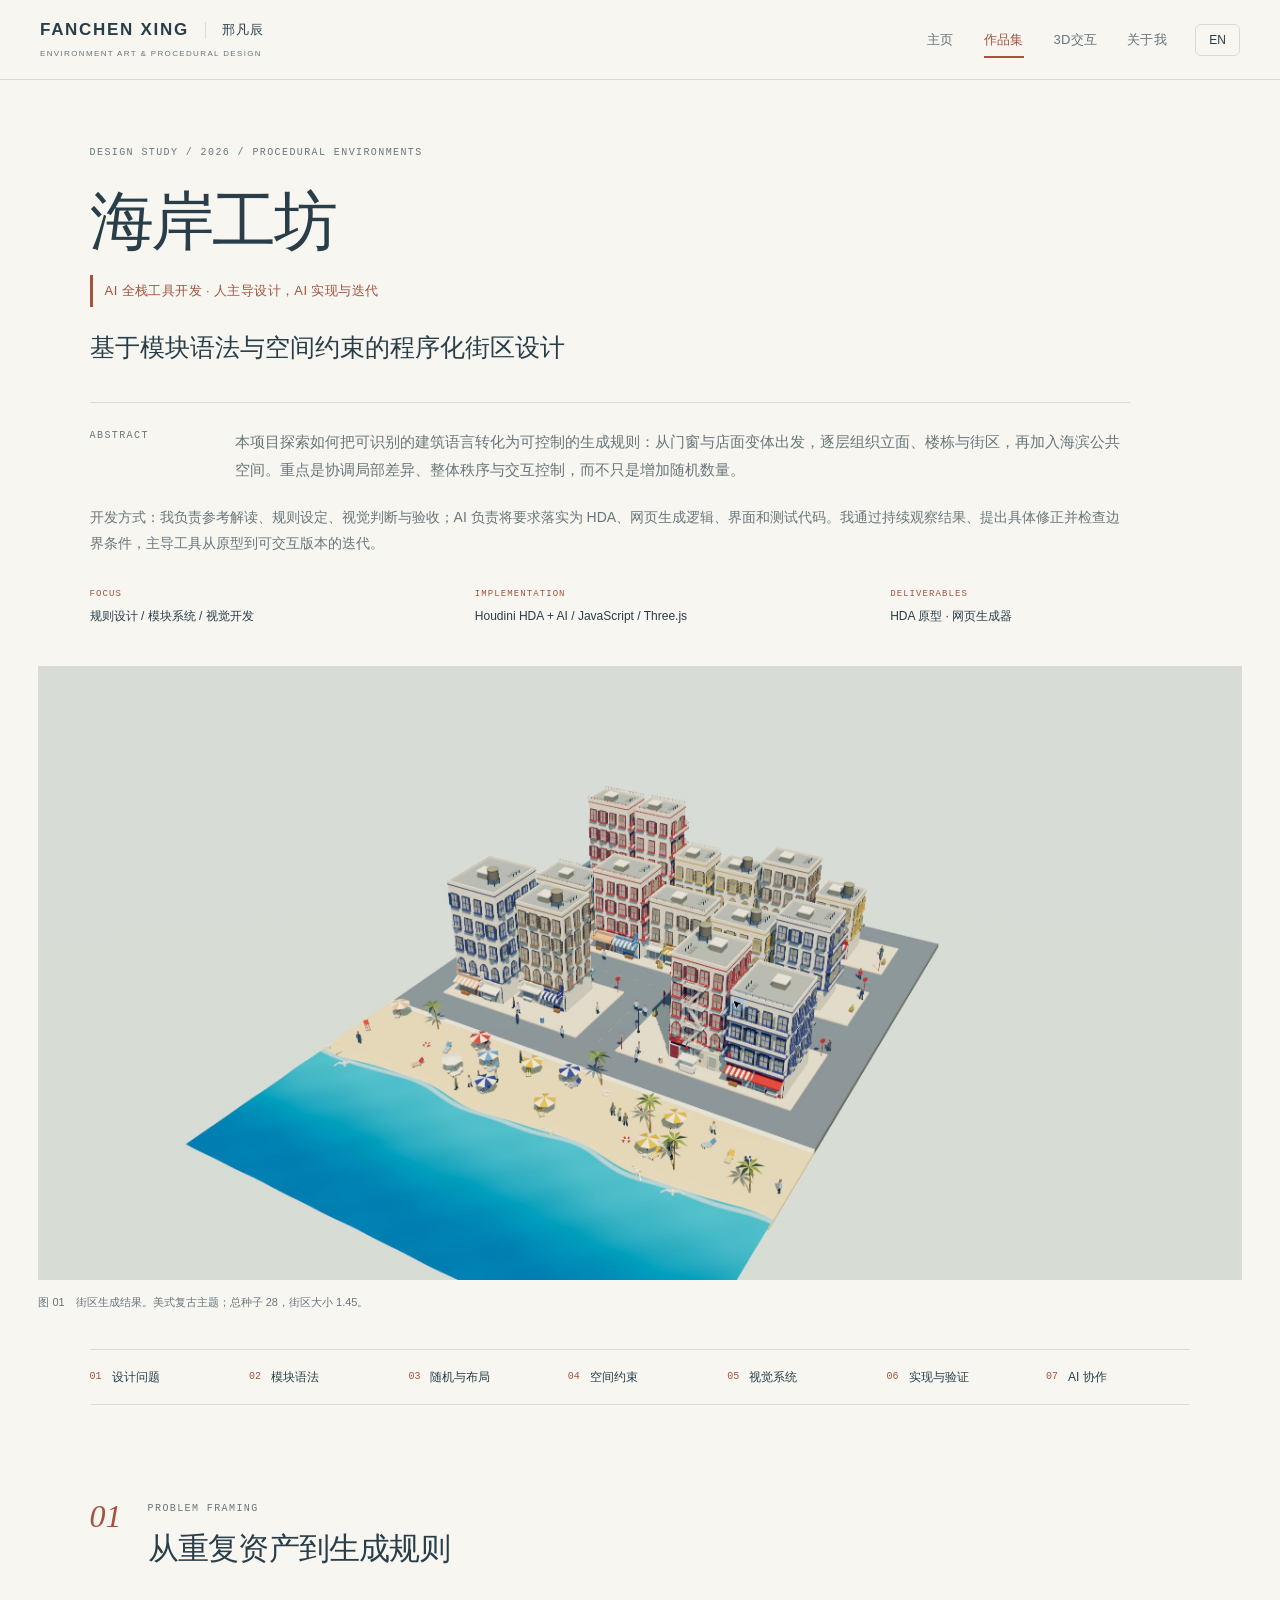
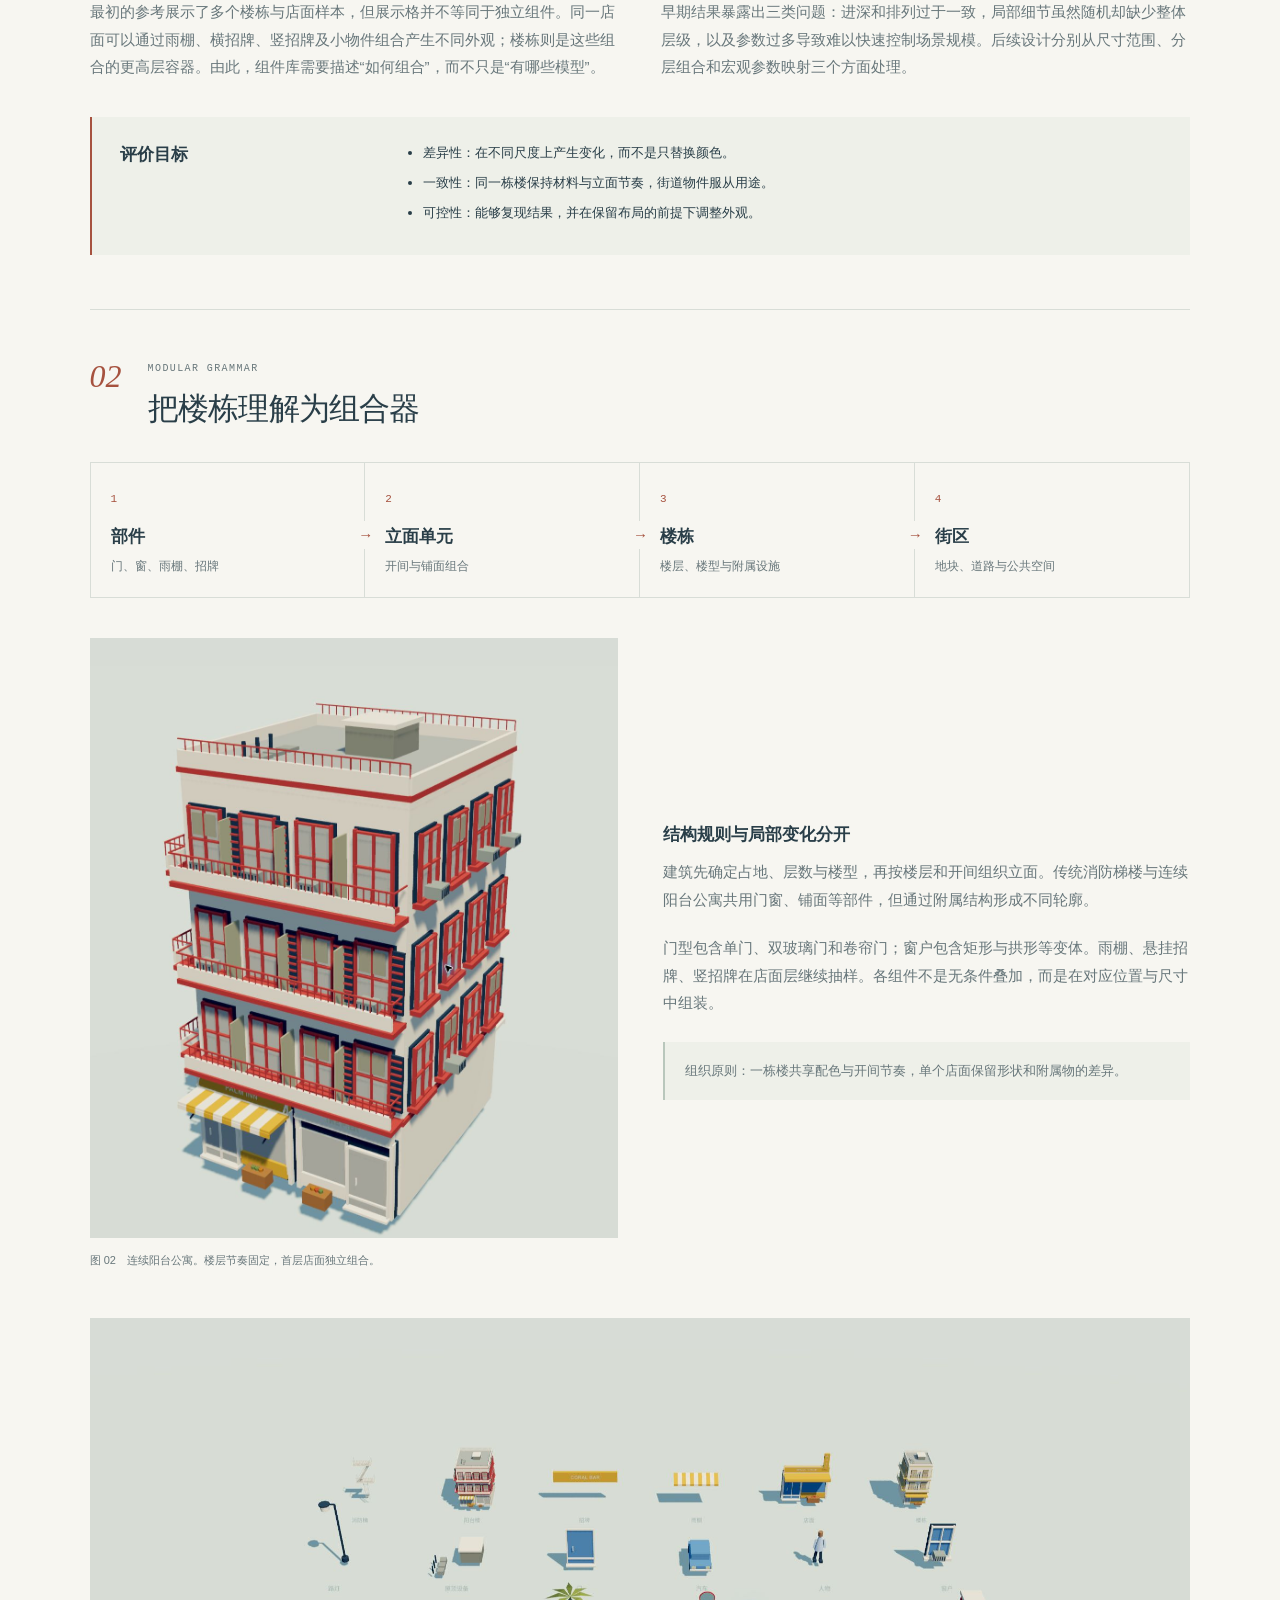
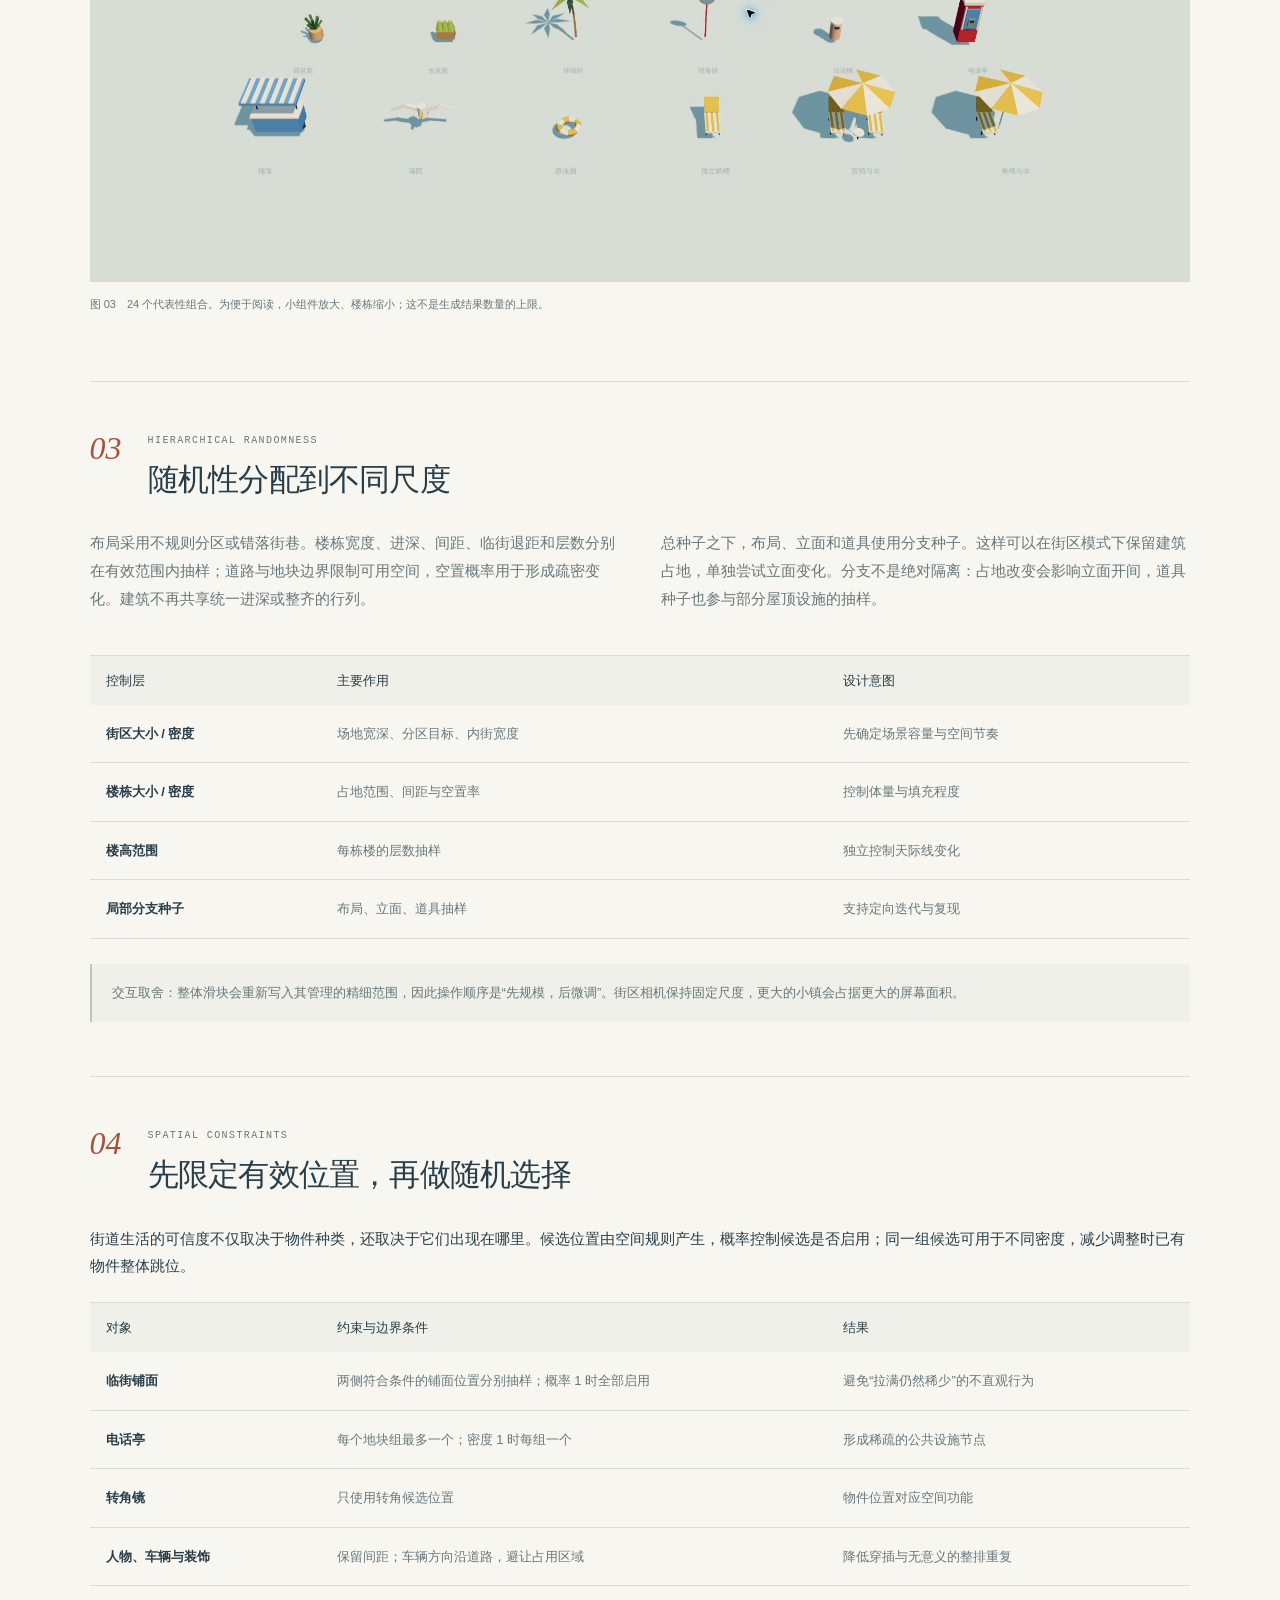
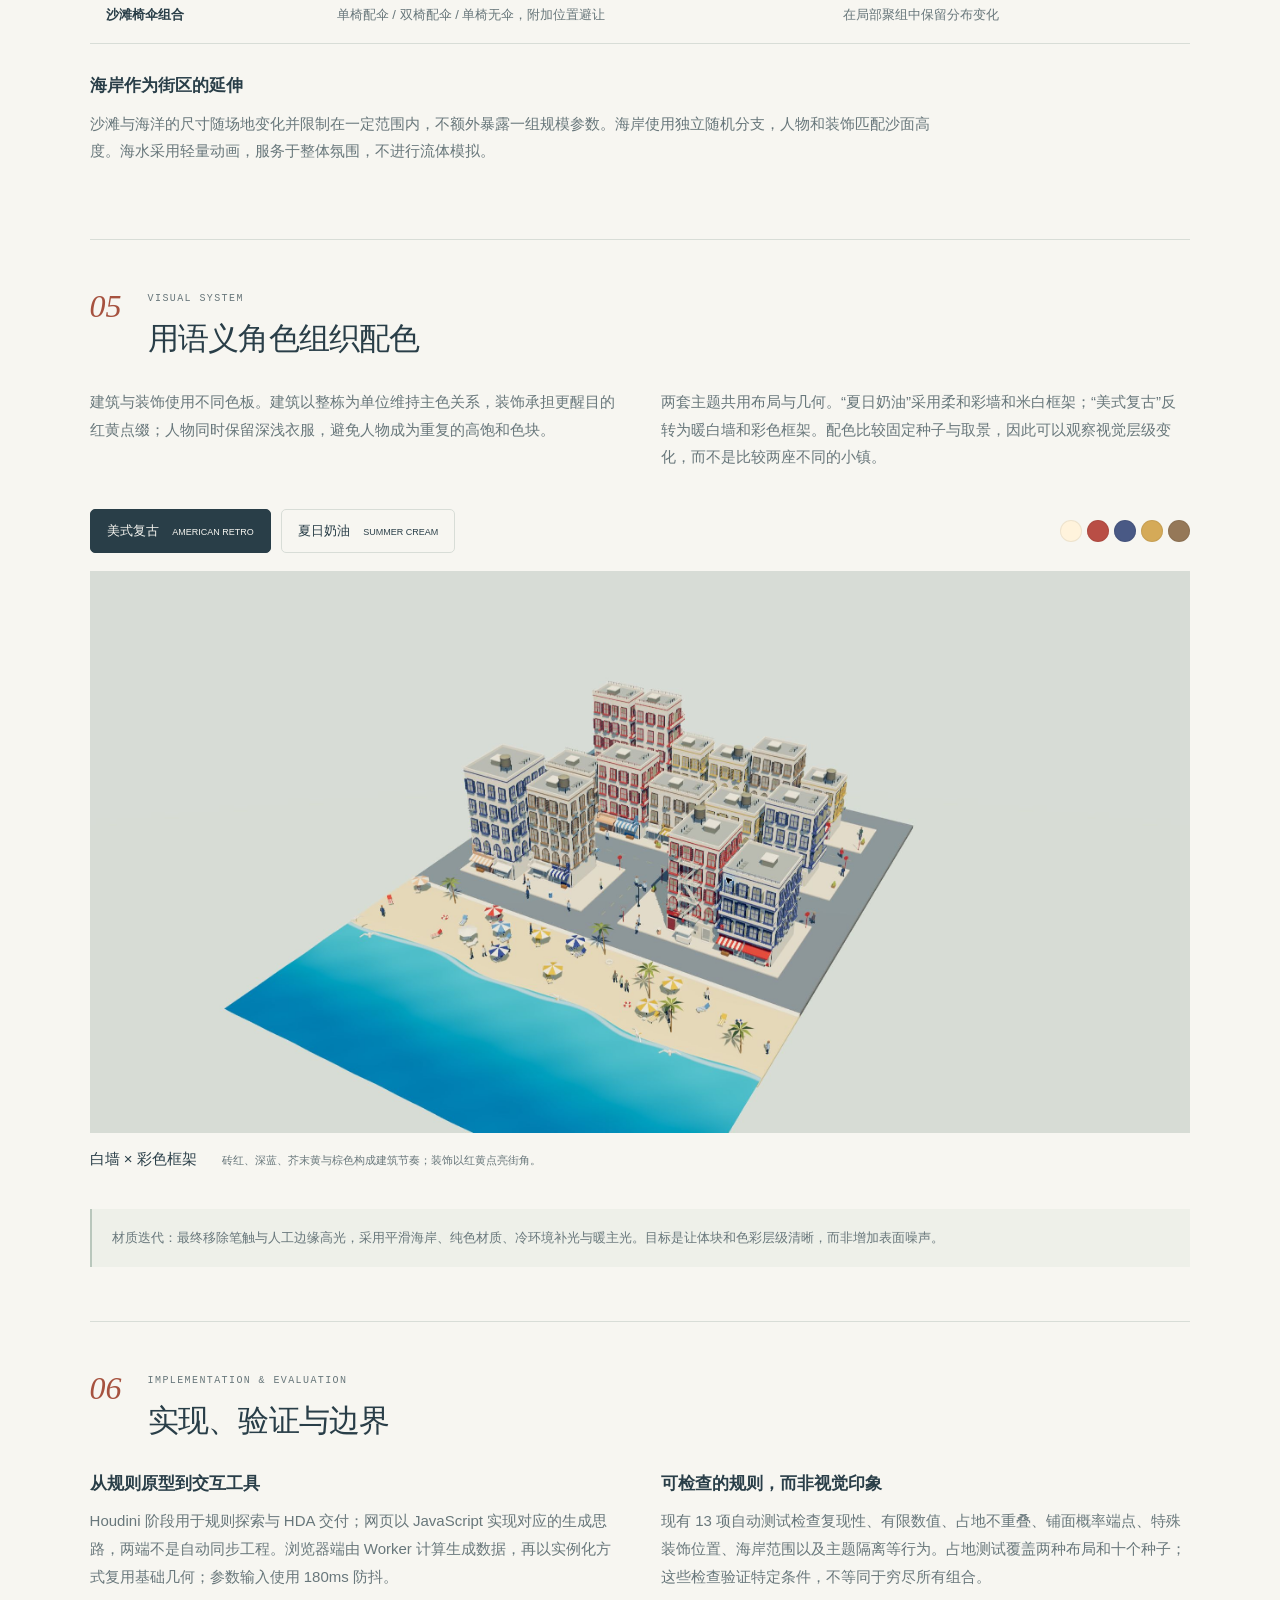
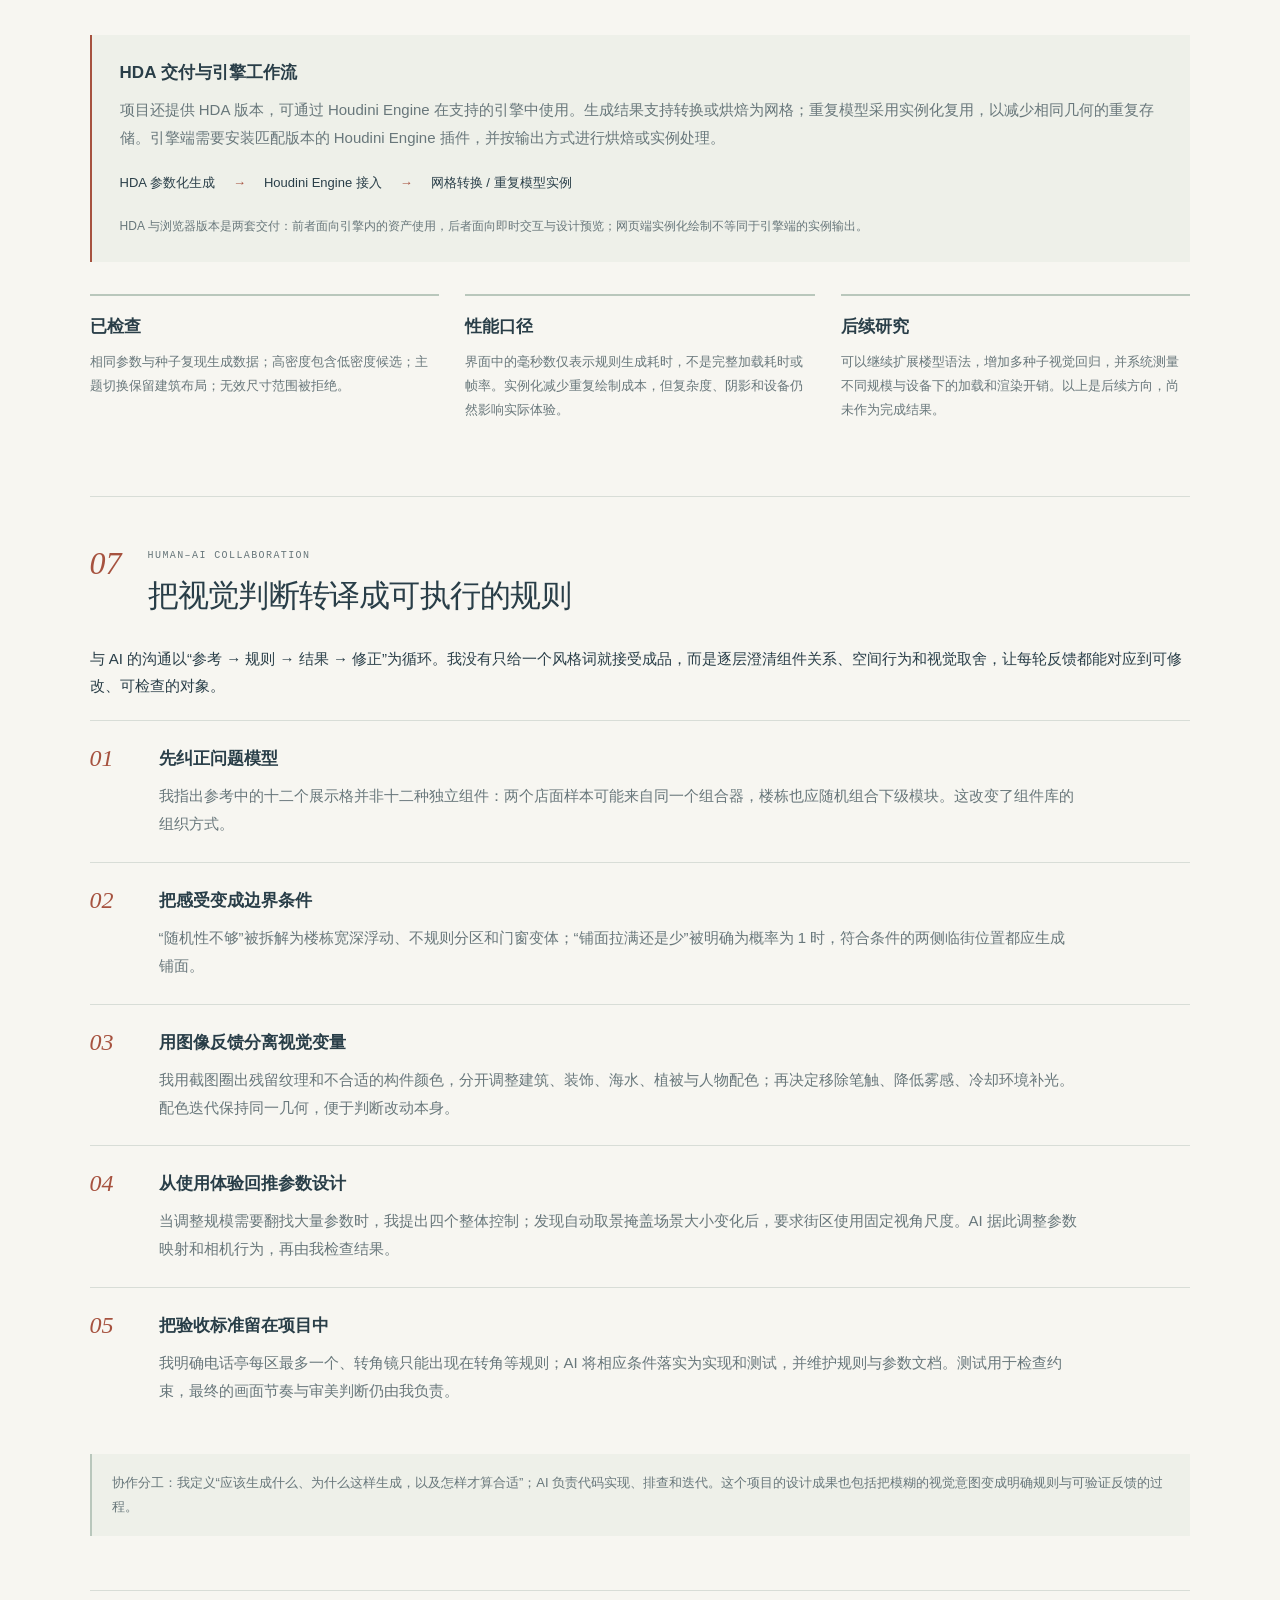
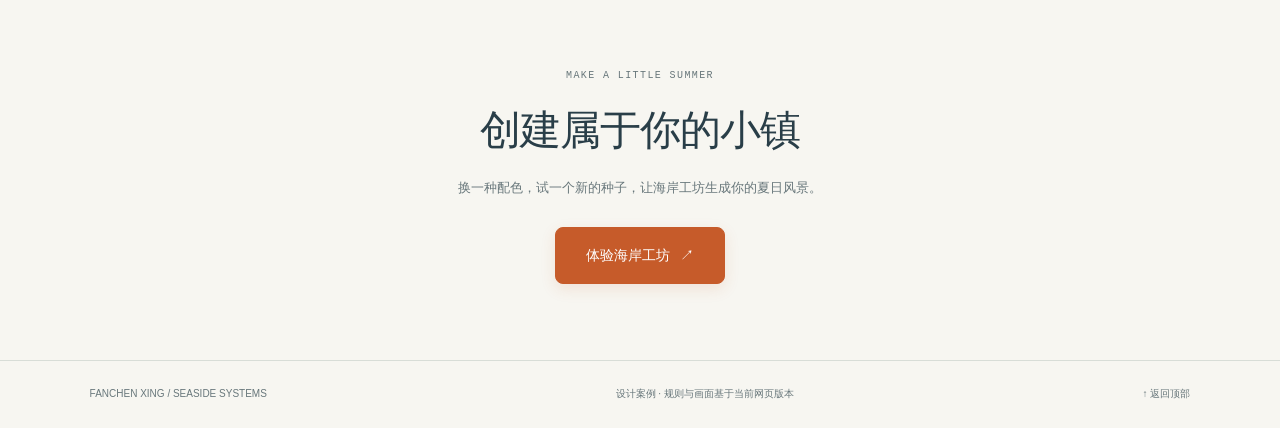
<file: seaside/index.html>
<!doctype html><html lang="zh-CN"><head><meta charset="utf-8"><meta name="viewport" content="width=device-width,initial-scale=1"><title>海岸工坊 · 程序化环境设计研究 | Fanchen Xing</title><meta name="description" content="海岸工坊设计案例：模块语法、分层随机、空间约束与浏览器交互实现。"><link rel="stylesheet" href="style.css"><link rel="stylesheet" href="../css/navigation.css"></head><body><header id="fx-header" data-tone="light"><div class="fx-header-inner"><a class="fx-brand" href="../index.html"><strong>FANCHEN XING<span>邢凡辰</span></strong><small>ENVIRONMENT ART & PROCEDURAL DESIGN</small></a><div class="fx-actions"><nav id="fx-menu" aria-label="主导航 / Main navigation"><a href="../index.html" data-zh="主页" data-en="Home">主页</a><a href="../portfolio.html" aria-current="page" data-zh="作品集" data-en="Portfolio">作品集</a><a href="../lab.html" data-zh="3D交互" data-en="3D Interaction">3D交互</a><a href="../about.html" data-zh="关于我" data-en="About">关于我</a></nav><button class="lang-toggle fx-language" type="button" aria-label="切换语言 / Switch language">EN</button><button id="fx-menu-toggle" type="button" aria-controls="fx-menu" aria-expanded="false" aria-label="展开导航 / Toggle navigation"><span></span><span></span></button></div></div></header><main><section class="intro"><div class="eyebrow">DESIGN STUDY  /  2026  /  PROCEDURAL ENVIRONMENTS</div><h1  data-zh="海岸工坊" data-en="Seaside Systems">海岸工坊</h1><p class="ai-credit" data-zh="AI 全栈工具开发 · 人主导设计，AI 实现与迭代" data-en="AI full-stack tool development · Human-led design, AI implementation and iteration">AI 全栈工具开发 · 人主导设计，AI 实现与迭代</p><p class="subtitle" data-zh="基于模块语法与空间约束的程序化街区设计" data-en="Procedural neighborhoods through modular grammar and spatial constraints">基于模块语法与空间约束的程序化街区设计</p><div class="abstract"><span class="eyebrow">ABSTRACT</span><p  data-zh="本项目探索如何把可识别的建筑语言转化为可控制的生成规则：从门窗与店面变体出发，逐层组织立面、楼栋与街区，再加入海滨公共空间。重点是协调局部差异、整体秩序与交互控制，而不只是增加随机数量。" data-en="This project examines how a recognizable architectural language can become a controllable generation system. Variants of windows and shopfronts are assembled into facades, buildings and neighborhoods, then extended with seaside public space. The focus is the relationship between local variation, overall coherence and interactive control.">本项目探索如何把可识别的建筑语言转化为可控制的生成规则：从门窗与店面变体出发，逐层组织立面、楼栋与街区，再加入海滨公共空间。重点是协调局部差异、整体秩序与交互控制，而不只是增加随机数量。</p></div><p  data-zh="开发方式：我负责参考解读、规则设定、视觉判断与验收；AI 负责将要求落实为 HDA、网页生成逻辑、界面和测试代码。我通过持续观察结果、提出具体修正并检查边界条件，主导工具从原型到可交互版本的迭代。" data-en="Development approach: I directed reference analysis, procedural rules, visual decisions and acceptance. AI translated these requirements into the HDA, web generation logic, interface and test code. I guided iteration from prototype to interactive tool by reviewing results, making specific corrections and checking boundary conditions.">开发方式：我负责参考解读、规则设定、视觉判断与验收；AI 负责将要求落实为 HDA、网页生成逻辑、界面和测试代码。我通过持续观察结果、提出具体修正并检查边界条件，主导工具从原型到可交互版本的迭代。</p><dl class="metadata"><div><dt>FOCUS</dt><dd  data-zh="规则设计 / 模块系统 / 视觉开发" data-en="Rule design / Modular systems / Visual development">规则设计 / 模块系统 / 视觉开发</dd></div><div><dt>IMPLEMENTATION</dt><dd>Houdini HDA + AI / JavaScript / Three.js</dd></div><div><dt>DELIVERABLES</dt><dd  data-zh="HDA 原型 · 网页生成器" data-en="HDA prototype · Browser generator">HDA 原型 · 网页生成器</dd></div></dl></section><figure class="wide"><img src="assets/town-retro.png" fetchpriority="high" alt="Procedural seaside neighborhood"><figcaption  data-zh="图 01　街区生成结果。美式复古主题；总种子 28，街区大小 1.45。" data-en="Fig. 01 — Generated neighborhood. American Retro theme; master seed 28, district size 1.45.">图 01　街区生成结果。美式复古主题；总种子 28，街区大小 1.45。</figcaption></figure><nav class="contents" aria-label="Case study sections"><a href="#question"><small>01</small><span  data-zh="设计问题" data-en="Question">设计问题</span></a><a href="#grammar"><small>02</small><span  data-zh="模块语法" data-en="Grammar">模块语法</span></a><a href="#random"><small>03</small><span  data-zh="随机与布局" data-en="Randomness">随机与布局</span></a><a href="#constraints"><small>04</small><span  data-zh="空间约束" data-en="Constraints">空间约束</span></a><a href="#color"><small>05</small><span  data-zh="视觉系统" data-en="Visual system">视觉系统</span></a><a href="#evaluation"><small>06</small><span  data-zh="实现与验证" data-en="Evaluation">实现与验证</span></a><a href="#ai-process"><small>07</small><span  data-zh="AI 协作" data-en="AI collaboration">AI 协作</span></a></nav><section id="question" class="study"><div class="section-title"><span class="section-no">01</span><div><span class="eyebrow">PROBLEM FRAMING</span><h2  data-zh="从重复资产到生成规则" data-en="From repeated assets to generative rules">从重复资产到生成规则</h2></div></div><div class="prose-grid"><p  data-zh="最初的参考展示了多个楼栋与店面样本，但展示格并不等同于独立组件。同一店面可以通过雨棚、横招牌、竖招牌及小物件组合产生不同外观；楼栋则是这些组合的更高层容器。由此，组件库需要描述“如何组合”，而不只是“有哪些模型”。" data-en="The reference presents several building and storefront examples, but a display cell is not necessarily an independent component. One storefront can vary through its awning, fascia, vertical sign and props. A building is a higher-level container for these assemblies. The library therefore describes how parts combine, not just which models exist.">最初的参考展示了多个楼栋与店面样本，但展示格并不等同于独立组件。同一店面可以通过雨棚、横招牌、竖招牌及小物件组合产生不同外观；楼栋则是这些组合的更高层容器。由此，组件库需要描述“如何组合”，而不只是“有哪些模型”。</p><p  data-zh="早期结果暴露出三类问题：进深和排列过于一致，局部细节虽然随机却缺少整体层级，以及参数过多导致难以快速控制场景规模。后续设计分别从尺寸范围、分层组合和宏观参数映射三个方面处理。" data-en="Early results revealed three issues: uniform depths and alignment, local variation without a clear visual hierarchy, and too many parameters for quick control of scene scale. These were addressed through dimensional ranges, hierarchical composition and mappings from global controls to detailed parameters.">早期结果暴露出三类问题：进深和排列过于一致，局部细节虽然随机却缺少整体层级，以及参数过多导致难以快速控制场景规模。后续设计分别从尺寸范围、分层组合和宏观参数映射三个方面处理。</p></div><div class="criteria"><h3  data-zh="评价目标" data-en="Design criteria">评价目标</h3><ul><li  data-zh="差异性：在不同尺度上产生变化，而不是只替换颜色。" data-en="Variation: changes at multiple scales, rather than color substitution alone.">差异性：在不同尺度上产生变化，而不是只替换颜色。</li><li  data-zh="一致性：同一栋楼保持材料与立面节奏，街道物件服从用途。" data-en="Coherence: buildings retain material and facade rhythms; street props respect their function.">一致性：同一栋楼保持材料与立面节奏，街道物件服从用途。</li><li  data-zh="可控性：能够复现结果，并在保留布局的前提下调整外观。" data-en="Control: results can be reproduced and appearance adjusted while preserving the layout.">可控性：能够复现结果，并在保留布局的前提下调整外观。</li></ul></div></section><section id="grammar" class="study"><div class="section-title"><span class="section-no">02</span><div><span class="eyebrow">MODULAR GRAMMAR</span><h2  data-zh="把楼栋理解为组合器" data-en="Buildings as assemblers">把楼栋理解为组合器</h2></div></div><div class="pipeline"><div><b>1</b><h3  data-zh="部件" data-en="Parts">部件</h3><p  data-zh="门、窗、雨棚、招牌" data-en="Doors, windows, awnings, signs">门、窗、雨棚、招牌</p></div><div><b>2</b><h3  data-zh="立面单元" data-en="Facade units">立面单元</h3><p  data-zh="开间与铺面组合" data-en="Bays and storefront assemblies">开间与铺面组合</p></div><div><b>3</b><h3  data-zh="楼栋" data-en="Buildings">楼栋</h3><p  data-zh="楼层、楼型与附属设施" data-en="Floors, typologies and attachments">楼层、楼型与附属设施</p></div><div><b>4</b><h3  data-zh="街区" data-en="Neighborhood">街区</h3><p  data-zh="地块、道路与公共空间" data-en="Plots, roads and public space">地块、道路与公共空间</p></div></div><div class="split"><figure class="building"><img src="assets/building.png" alt="Continuous balcony apartment" loading="lazy"><figcaption  data-zh="图 02　连续阳台公寓。楼层节奏固定，首层店面独立组合。" data-en="Fig. 02 — Continuous-balcony apartment. Consistent floor rhythm with independently assembled ground-floor shops.">图 02　连续阳台公寓。楼层节奏固定，首层店面独立组合。</figcaption></figure><div><h3  data-zh="结构规则与局部变化分开" data-en="Separate structure from local variation">结构规则与局部变化分开</h3><p  data-zh="建筑先确定占地、层数与楼型，再按楼层和开间组织立面。传统消防梯楼与连续阳台公寓共用门窗、铺面等部件，但通过附属结构形成不同轮廓。" data-en="A building starts with a footprint, floor count and typology. Facades are then organized by floors and bays. Fire-escape buildings and continuous-balcony apartments share windows and storefronts but develop distinct silhouettes through their attachments.">建筑先确定占地、层数与楼型，再按楼层和开间组织立面。传统消防梯楼与连续阳台公寓共用门窗、铺面等部件，但通过附属结构形成不同轮廓。</p><p  data-zh="门型包含单门、双玻璃门和卷帘门；窗户包含矩形与拱形等变体。雨棚、悬挂招牌、竖招牌在店面层继续抽样。各组件不是无条件叠加，而是在对应位置与尺寸中组装。" data-en="Doors include single, double-glazed and shutter variants; windows include rectangular and arched forms. Awnings, hanging signs and vertical signs are sampled within the storefront layer. Components are assembled within their corresponding positions and dimensions.">门型包含单门、双玻璃门和卷帘门；窗户包含矩形与拱形等变体。雨棚、悬挂招牌、竖招牌在店面层继续抽样。各组件不是无条件叠加，而是在对应位置与尺寸中组装。</p><aside class="note"><span  data-zh="组织原则：一栋楼共享配色与开间节奏，单个店面保留形状和附属物的差异。" data-en="Composition principle: share palette and bay rhythm across a building, while allowing storefront shapes and attachments to vary.">组织原则：一栋楼共享配色与开间节奏，单个店面保留形状和附属物的差异。</span></aside></div></div><figure class="modules"><img src="assets/modules.png" loading="lazy" alt="Representative procedural assemblies"><figcaption  data-zh="图 03　24 个代表性组合。为便于阅读，小组件放大、楼栋缩小；这不是生成结果数量的上限。" data-en="Fig. 03 — 24 representative assemblies. Small props are enlarged and buildings reduced for readability; this is not a limit on generated outcomes.">图 03　24 个代表性组合。为便于阅读，小组件放大、楼栋缩小；这不是生成结果数量的上限。</figcaption></figure></section><section id="random" class="study"><div class="section-title"><span class="section-no">03</span><div><span class="eyebrow">HIERARCHICAL RANDOMNESS</span><h2  data-zh="随机性分配到不同尺度" data-en="Distribute randomness across scales">随机性分配到不同尺度</h2></div></div><div class="prose-grid"><p  data-zh="布局采用不规则分区或错落街巷。楼栋宽度、进深、间距、临街退距和层数分别在有效范围内抽样；道路与地块边界限制可用空间，空置概率用于形成疏密变化。建筑不再共享统一进深或整齐的行列。" data-en="Layouts use irregular subdivisions or staggered streets. Width, depth, gaps, setbacks and floor counts are sampled within valid ranges. Roads and plot boundaries constrain available space, while vacancy creates variation in density. Buildings no longer rely on a shared depth or a rigid row grid.">布局采用不规则分区或错落街巷。楼栋宽度、进深、间距、临街退距和层数分别在有效范围内抽样；道路与地块边界限制可用空间，空置概率用于形成疏密变化。建筑不再共享统一进深或整齐的行列。</p><p  data-zh="总种子之下，布局、立面和道具使用分支种子。这样可以在街区模式下保留建筑占地，单独尝试立面变化。分支不是绝对隔离：占地改变会影响立面开间，道具种子也参与部分屋顶设施的抽样。" data-en="Layout, facade and prop branches derive from a master seed. In neighborhood mode, facade variations can be explored while keeping footprints unchanged. These branches are not fully isolated: footprint changes affect facade bays, and the prop seed also participates in some rooftop sampling.">总种子之下，布局、立面和道具使用分支种子。这样可以在街区模式下保留建筑占地，单独尝试立面变化。分支不是绝对隔离：占地改变会影响立面开间，道具种子也参与部分屋顶设施的抽样。</p></div><div class="table-wrap"><table><thead><tr><th  data-zh="控制层" data-en="Control layer">控制层</th><th  data-zh="主要作用" data-en="Primary effect">主要作用</th><th  data-zh="设计意图" data-en="Design intent">设计意图</th></tr></thead><tbody><tr><td  data-zh="街区大小 / 密度" data-en="District size / density">街区大小 / 密度</td><td  data-zh="场地宽深、分区目标、内街宽度" data-en="Site dimensions, subdivision targets and street widths">场地宽深、分区目标、内街宽度</td><td  data-zh="先确定场景容量与空间节奏" data-en="Establish capacity and spatial rhythm">先确定场景容量与空间节奏</td></tr><tr><td  data-zh="楼栋大小 / 密度" data-en="Building size / density">楼栋大小 / 密度</td><td  data-zh="占地范围、间距与空置率" data-en="Footprint ranges, gaps and vacancy">占地范围、间距与空置率</td><td  data-zh="控制体量与填充程度" data-en="Control massing and occupancy">控制体量与填充程度</td></tr><tr><td  data-zh="楼高范围" data-en="Floor-count range">楼高范围</td><td  data-zh="每栋楼的层数抽样" data-en="Sample floors for each building">每栋楼的层数抽样</td><td  data-zh="独立控制天际线变化" data-en="Control the skyline independently">独立控制天际线变化</td></tr><tr><td  data-zh="局部分支种子" data-en="Branch seeds">局部分支种子</td><td  data-zh="布局、立面、道具抽样" data-en="Layout, facade and prop sampling">布局、立面、道具抽样</td><td  data-zh="支持定向迭代与复现" data-en="Enable targeted iteration and reproduction">支持定向迭代与复现</td></tr></tbody></table></div><aside class="note"><span  data-zh="交互取舍：整体滑块会重新写入其管理的精细范围，因此操作顺序是“先规模，后微调”。街区相机保持固定尺度，更大的小镇会占据更大的屏幕面积。" data-en="Interaction trade-off: global controls overwrite the detailed ranges they manage, so scale is set before fine tuning. A fixed neighborhood camera scale makes larger towns occupy more screen space.">交互取舍：整体滑块会重新写入其管理的精细范围，因此操作顺序是“先规模，后微调”。街区相机保持固定尺度，更大的小镇会占据更大的屏幕面积。</span></aside></section><section id="constraints" class="study"><div class="section-title"><span class="section-no">04</span><div><span class="eyebrow">SPATIAL CONSTRAINTS</span><h2  data-zh="先限定有效位置，再做随机选择" data-en="Constrain valid positions before sampling">先限定有效位置，再做随机选择</h2></div></div><p  data-zh="街道生活的可信度不仅取决于物件种类，还取决于它们出现在哪里。候选位置由空间规则产生，概率控制候选是否启用；同一组候选可用于不同密度，减少调整时已有物件整体跳位。" data-en="Believable street life depends on placement as well as variety. Spatial rules generate candidate positions and probability controls their activation. Stable candidates support different densities, reducing disruptive movement of existing props during adjustment.">街道生活的可信度不仅取决于物件种类，还取决于它们出现在哪里。候选位置由空间规则产生，概率控制候选是否启用；同一组候选可用于不同密度，减少调整时已有物件整体跳位。</p><div class="table-wrap"><table><thead><tr><th  data-zh="对象" data-en="Element">对象</th><th  data-zh="约束与边界条件" data-en="Constraint and boundary condition">约束与边界条件</th><th  data-zh="结果" data-en="Consequence">结果</th></tr></thead><tbody><tr><td  data-zh="临街铺面" data-en="Street-facing shops">临街铺面</td><td  data-zh="两侧符合条件的铺面位置分别抽样；概率 1 时全部启用" data-en="Eligible storefronts on both sides are sampled; probability 1 enables all">两侧符合条件的铺面位置分别抽样；概率 1 时全部启用</td><td  data-zh="避免“拉满仍然稀少”的不直观行为" data-en="A predictable maximum-density endpoint">避免“拉满仍然稀少”的不直观行为</td></tr><tr><td  data-zh="电话亭" data-en="Phone booth">电话亭</td><td  data-zh="每个地块组最多一个；密度 1 时每组一个" data-en="At most one per block group; one per group at density 1">每个地块组最多一个；密度 1 时每组一个</td><td  data-zh="形成稀疏的公共设施节点" data-en="Sparse public-service landmarks">形成稀疏的公共设施节点</td></tr><tr><td  data-zh="转角镜" data-en="Corner mirror">转角镜</td><td  data-zh="只使用转角候选位置" data-en="Use corner candidates only">只使用转角候选位置</td><td  data-zh="物件位置对应空间功能" data-en="Placement matches function">物件位置对应空间功能</td></tr><tr><td  data-zh="人物、车辆与装饰" data-en="People, vehicles and props">人物、车辆与装饰</td><td  data-zh="保留间距；车辆方向沿道路，避让占用区域" data-en="Reserve clearance; align cars to roads and avoid occupied areas">保留间距；车辆方向沿道路，避让占用区域</td><td  data-zh="降低穿插与无意义的整排重复" data-en="Reduce intersections and rigid repetition">降低穿插与无意义的整排重复</td></tr><tr><td  data-zh="沙滩椅伞组合" data-en="Beach seating">沙滩椅伞组合</td><td  data-zh="单椅配伞 / 双椅配伞 / 单椅无伞，附加位置避让" data-en="Single chair + umbrella / pair + umbrella / chair only, with clearance">单椅配伞 / 双椅配伞 / 单椅无伞，附加位置避让</td><td  data-zh="在局部聚组中保留分布变化" data-en="Variety within small spatial groups">在局部聚组中保留分布变化</td></tr></tbody></table></div><div class="coast-note"><h3  data-zh="海岸作为街区的延伸" data-en="The coast as an extension of the town">海岸作为街区的延伸</h3><p  data-zh="沙滩与海洋的尺寸随场地变化并限制在一定范围内，不额外暴露一组规模参数。海岸使用独立随机分支，人物和装饰匹配沙面高度。海水采用轻量动画，服务于整体氛围，不进行流体模拟。" data-en="Beach and ocean dimensions follow the site within bounded ranges, without another set of scale controls. The coast uses a separate random branch; people and props follow the sand surface height. Lightweight animated water supports the atmosphere rather than simulating fluid dynamics.">沙滩与海洋的尺寸随场地变化并限制在一定范围内，不额外暴露一组规模参数。海岸使用独立随机分支，人物和装饰匹配沙面高度。海水采用轻量动画，服务于整体氛围，不进行流体模拟。</p></div></section><section id="color" class="study"><div class="section-title"><span class="section-no">05</span><div><span class="eyebrow">VISUAL SYSTEM</span><h2  data-zh="用语义角色组织配色" data-en="Organize color by semantic role">用语义角色组织配色</h2></div></div><div class="prose-grid"><p  data-zh="建筑与装饰使用不同色板。建筑以整栋为单位维持主色关系，装饰承担更醒目的红黄点缀；人物同时保留深浅衣服，避免人物成为重复的高饱和色块。" data-en="Architecture and props use separate palettes. Buildings maintain a shared color relationship, while props carry stronger red and yellow accents. Clothing mixes light and dark tones so people do not become repeated high-saturation marks.">建筑与装饰使用不同色板。建筑以整栋为单位维持主色关系，装饰承担更醒目的红黄点缀；人物同时保留深浅衣服，避免人物成为重复的高饱和色块。</p><p  data-zh="两套主题共用布局与几何。“夏日奶油”采用柔和彩墙和米白框架；“美式复古”反转为暖白墙和彩色框架。配色比较固定种子与取景，因此可以观察视觉层级变化，而不是比较两座不同的小镇。" data-en="The two themes share layout and geometry. Summer Cream uses soft walls and ivory frames; American Retro reverses this into warm-white walls and colored frames. The comparison fixes seed and viewpoint to isolate the change in visual hierarchy.">两套主题共用布局与几何。“夏日奶油”采用柔和彩墙和米白框架；“美式复古”反转为暖白墙和彩色框架。配色比较固定种子与取景，因此可以观察视觉层级变化，而不是比较两座不同的小镇。</p></div><div class="theme-bar"><div role="group" aria-label="选择展示配色"><button type="button" data-theme="retro" aria-pressed="true"><span data-zh="美式复古 " data-en="American Retro ">美式复古 </span><small>AMERICAN RETRO</small></button><button type="button" data-theme="cream" aria-pressed="false"><span data-zh="夏日奶油 " data-en="Summer Cream ">夏日奶油 </span><small>SUMMER CREAM</small></button></div><div class="swatches" aria-label="当前主题代表色"><i style="--c:#fff3dc"></i><i style="--c:#b94e45"></i><i style="--c:#495985"></i><i style="--c:#d5aa58"></i><i style="--c:#957858"></i></div></div><figure class="theme-image"><img id="theme-image" src="assets/town-retro.png" alt="美式复古配色的同一街区" loading="lazy"><figcaption><strong id="theme-title"><span data-zh="白墙 × 彩色框架" data-en="White walls × colored frames">白墙 × 彩色框架</span></strong><span id="theme-description"><span data-zh="砖红、深蓝、芥末黄与棕色构成建筑节奏；装饰以红黄点亮街角。" data-en="Brick red, blue, mustard and brown establish the architectural rhythm; red and yellow props bring the street to life.">砖红、深蓝、芥末黄与棕色构成建筑节奏；装饰以红黄点亮街角。</span></span></figcaption></figure><aside class="note"><span  data-zh="材质迭代：最终移除笔触与人工边缘高光，采用平滑海岸、纯色材质、冷环境补光与暖主光。目标是让体块和色彩层级清晰，而非增加表面噪声。" data-en="Material iteration: brush texture and artificial edge highlights were removed in favor of smooth coastal surfaces, solid colors, cool environmental fill and warm key light. The aim is legible massing and color hierarchy rather than additional surface noise.">材质迭代：最终移除笔触与人工边缘高光，采用平滑海岸、纯色材质、冷环境补光与暖主光。目标是让体块和色彩层级清晰，而非增加表面噪声。</span></aside></section><section id="evaluation" class="study"><div class="section-title"><span class="section-no">06</span><div><span class="eyebrow">IMPLEMENTATION & EVALUATION</span><h2  data-zh="实现、验证与边界" data-en="Implementation, verification and limits">实现、验证与边界</h2></div></div><div class="prose-grid"><div><h3  data-zh="从规则原型到交互工具" data-en="From rule prototype to interactive tool">从规则原型到交互工具</h3><p  data-zh="Houdini 阶段用于规则探索与 HDA 交付；网页以 JavaScript 实现对应的生成思路，两端不是自动同步工程。浏览器端由 Worker 计算生成数据，再以实例化方式复用基础几何；参数输入使用 180ms 防抖。" data-en="The Houdini phase supports rule exploration and HDA delivery. JavaScript implements the corresponding approach for the web; the two projects are not automatically synchronized. A Worker computes generation data, instancing reuses base geometry, and parameter input uses a 180 ms debounce.">Houdini 阶段用于规则探索与 HDA 交付；网页以 JavaScript 实现对应的生成思路，两端不是自动同步工程。浏览器端由 Worker 计算生成数据，再以实例化方式复用基础几何；参数输入使用 180ms 防抖。</p></div><div><h3  data-zh="可检查的规则，而非视觉印象" data-en="Checkable rules beyond visual impressions">可检查的规则，而非视觉印象</h3><p  data-zh="现有 13 项自动测试检查复现性、有限数值、占地不重叠、铺面概率端点、特殊装饰位置、海岸范围以及主题隔离等行为。占地测试覆盖两种布局和十个种子；这些检查验证特定条件，不等同于穷尽所有组合。" data-en="The existing 13 automated tests check reproducibility, finite values, non-overlapping footprints, storefront probability endpoints, special-prop placement, coast bounds and theme isolation. Footprint checks cover two layouts and ten seeds. These verify specific conditions rather than exhaustively testing every combination.">现有 13 项自动测试检查复现性、有限数值、占地不重叠、铺面概率端点、特殊装饰位置、海岸范围以及主题隔离等行为。占地测试覆盖两种布局和十个种子；这些检查验证特定条件，不等同于穷尽所有组合。</p></div></div><div class="hda-workflow"><h3  data-zh="HDA 交付与引擎工作流" data-en="HDA delivery and engine workflow">HDA 交付与引擎工作流</h3><p  data-zh="项目还提供 HDA 版本，可通过 Houdini Engine 在支持的引擎中使用。生成结果支持转换或烘焙为网格；重复模型采用实例化复用，以减少相同几何的重复存储。引擎端需要安装匹配版本的 Houdini Engine 插件，并按输出方式进行烘焙或实例处理。" data-en="The project also provides an HDA version for use in supported engines through Houdini Engine. Generated results support conversion or baking to meshes, while repeated models reuse instances to reduce duplicate geometry storage. Engine use requires a compatible Houdini Engine plugin and the appropriate baking or instance-output workflow.">项目还提供 HDA 版本，可通过 Houdini Engine 在支持的引擎中使用。生成结果支持转换或烘焙为网格；重复模型采用实例化复用，以减少相同几何的重复存储。引擎端需要安装匹配版本的 Houdini Engine 插件，并按输出方式进行烘焙或实例处理。</p><div class="hda-flow"><span  data-zh="HDA 参数化生成" data-en="Parametric HDA generation">HDA 参数化生成</span><b>→</b><span  data-zh="Houdini Engine 接入" data-en="Houdini Engine integration">Houdini Engine 接入</span><b>→</b><span  data-zh="网格转换 / 重复模型实例" data-en="Mesh conversion / repeated-model instances">网格转换 / 重复模型实例</span></div><p class="workflow-note" data-zh="HDA 与浏览器版本是两套交付：前者面向引擎内的资产使用，后者面向即时交互与设计预览；网页端实例化绘制不等同于引擎端的实例输出。" data-en="The HDA and browser tool are separate deliverables: one supports asset use in an engine, the other immediate interaction and design preview. Browser draw instancing is distinct from engine-side instance output.">HDA 与浏览器版本是两套交付：前者面向引擎内的资产使用，后者面向即时交互与设计预览；网页端实例化绘制不等同于引擎端的实例输出。</p></div><div class="evaluation-grid"><article><h3  data-zh="已检查" data-en="Verified">已检查</h3><p  data-zh="相同参数与种子复现生成数据；高密度包含低密度候选；主题切换保留建筑布局；无效尺寸范围被拒绝。" data-en="Identical parameters and seeds reproduce generation data; higher densities retain lower-density candidates; themes preserve building layouts; invalid dimensional ranges are rejected.">相同参数与种子复现生成数据；高密度包含低密度候选；主题切换保留建筑布局；无效尺寸范围被拒绝。</p></article><article><h3  data-zh="性能口径" data-en="Performance scope">性能口径</h3><p  data-zh="界面中的毫秒数仅表示规则生成耗时，不是完整加载耗时或帧率。实例化减少重复绘制成本，但复杂度、阴影和设备仍然影响实际体验。" data-en="The displayed milliseconds measure rule generation, not total loading time or frame rate. Instancing reduces repeated draw overhead, but complexity, shadows and device capability still affect the experience.">界面中的毫秒数仅表示规则生成耗时，不是完整加载耗时或帧率。实例化减少重复绘制成本，但复杂度、阴影和设备仍然影响实际体验。</p></article><article><h3  data-zh="后续研究" data-en="Further work">后续研究</h3><p  data-zh="可以继续扩展楼型语法，增加多种子视觉回归，并系统测量不同规模与设备下的加载和渲染开销。以上是后续方向，尚未作为完成结果。" data-en="Further work could expand the typology grammar, add multi-seed visual regression and systematically measure loading and rendering costs across scales and devices. These are future directions, not completed results.">可以继续扩展楼型语法，增加多种子视觉回归，并系统测量不同规模与设备下的加载和渲染开销。以上是后续方向，尚未作为完成结果。</p></article></div></section><section id="ai-process" class="study"><div class="section-title"><span class="section-no">07</span><div><span class="eyebrow">HUMAN–AI COLLABORATION</span><h2  data-zh="把视觉判断转译成可执行的规则" data-en="Translating visual judgment into executable rules">把视觉判断转译成可执行的规则</h2></div></div><p  data-zh="与 AI 的沟通以“参考 → 规则 → 结果 → 修正”为循环。我没有只给一个风格词就接受成品，而是逐层澄清组件关系、空间行为和视觉取舍，让每轮反馈都能对应到可修改、可检查的对象。" data-en="My dialogue with AI followed a cycle of reference, rule, result and correction. Rather than accepting an output from a style prompt, I clarified component relationships, spatial behavior and visual trade-offs, tying each round of feedback to something concrete that could be changed and checked.">与 AI 的沟通以“参考 → 规则 → 结果 → 修正”为循环。我没有只给一个风格词就接受成品，而是逐层澄清组件关系、空间行为和视觉取舍，让每轮反馈都能对应到可修改、可检查的对象。</p><div class="collaboration-list"><article><span class="collaboration-no">01</span><div><h3  data-zh="先纠正问题模型" data-en="Correct the problem model first">先纠正问题模型</h3><p  data-zh="我指出参考中的十二个展示格并非十二种独立组件：两个店面样本可能来自同一个组合器，楼栋也应随机组合下级模块。这改变了组件库的组织方式。" data-en="I clarified that the twelve reference cells were not twelve independent components: different storefront examples could come from the same assembler, and buildings should compose lower-level modules. This changed the organization of the library.">我指出参考中的十二个展示格并非十二种独立组件：两个店面样本可能来自同一个组合器，楼栋也应随机组合下级模块。这改变了组件库的组织方式。</p></div></article><article><span class="collaboration-no">02</span><div><h3  data-zh="把感受变成边界条件" data-en="Turn impressions into boundary conditions">把感受变成边界条件</h3><p  data-zh="“随机性不够”被拆解为楼栋宽深浮动、不规则分区和门窗变体；“铺面拉满还是少”被明确为概率为 1 时，符合条件的两侧临街位置都应生成铺面。" data-en="“Not random enough” became varying footprint dimensions, irregular subdivisions and door/window variants. “Too few shops at maximum” became an explicit endpoint: probability 1 should populate eligible street-facing positions on both sides.">“随机性不够”被拆解为楼栋宽深浮动、不规则分区和门窗变体；“铺面拉满还是少”被明确为概率为 1 时，符合条件的两侧临街位置都应生成铺面。</p></div></article><article><span class="collaboration-no">03</span><div><h3  data-zh="用图像反馈分离视觉变量" data-en="Isolate visual variables through image feedback">用图像反馈分离视觉变量</h3><p  data-zh="我用截图圈出残留纹理和不合适的构件颜色，分开调整建筑、装饰、海水、植被与人物配色；再决定移除笔触、降低雾感、冷却环境补光。配色迭代保持同一几何，便于判断改动本身。" data-en="I marked unwanted texture and component colors in screenshots, then adjusted architecture, props, water, plants and clothing separately. Further decisions removed brush effects, reduced haze and cooled the environmental fill. Palette comparisons retained the same geometry to make changes easier to assess.">我用截图圈出残留纹理和不合适的构件颜色，分开调整建筑、装饰、海水、植被与人物配色；再决定移除笔触、降低雾感、冷却环境补光。配色迭代保持同一几何，便于判断改动本身。</p></div></article><article><span class="collaboration-no">04</span><div><h3  data-zh="从使用体验回推参数设计" data-en="Refine controls through actual use">从使用体验回推参数设计</h3><p  data-zh="当调整规模需要翻找大量参数时，我提出四个整体控制；发现自动取景掩盖场景大小变化后，要求街区使用固定视角尺度。AI 据此调整参数映射和相机行为，再由我检查结果。" data-en="When scene-scale changes required too many detailed parameters, I requested four global controls. When automatic framing concealed differences in town size, I asked for a fixed neighborhood camera scale. AI revised the mappings and camera behavior, which I then reviewed.">当调整规模需要翻找大量参数时，我提出四个整体控制；发现自动取景掩盖场景大小变化后，要求街区使用固定视角尺度。AI 据此调整参数映射和相机行为，再由我检查结果。</p></div></article><article><span class="collaboration-no">05</span><div><h3  data-zh="把验收标准留在项目中" data-en="Keep acceptance criteria in the project">把验收标准留在项目中</h3><p  data-zh="我明确电话亭每区最多一个、转角镜只能出现在转角等规则；AI 将相应条件落实为实现和测试，并维护规则与参数文档。测试用于检查约束，最终的画面节奏与审美判断仍由我负责。" data-en="I specified constraints such as at most one phone booth per block and mirrors only at corners. AI implemented the rules and associated tests and maintained rule and parameter documentation. Tests check constraints; final judgments about composition and visual quality remain mine.">我明确电话亭每区最多一个、转角镜只能出现在转角等规则；AI 将相应条件落实为实现和测试，并维护规则与参数文档。测试用于检查约束，最终的画面节奏与审美判断仍由我负责。</p></div></article></div><aside class="note" data-zh="协作分工：我定义“应该生成什么、为什么这样生成，以及怎样才算合适”；AI 负责代码实现、排查和迭代。这个项目的设计成果也包括把模糊的视觉意图变成明确规则与可验证反馈的过程。" data-en="Division of work: I defined what should be generated, why it should behave that way and what would make the result appropriate; AI handled code implementation, diagnosis and iteration. The design work includes translating ambiguous visual intentions into explicit rules and verifiable feedback.">协作分工：我定义“应该生成什么、为什么这样生成，以及怎样才算合适”；AI 负责代码实现、排查和迭代。这个项目的设计成果也包括把模糊的视觉意图变成明确规则与可验证反馈的过程。</aside></section><section class="closing"><div><span class="eyebrow">MAKE A LITTLE SUMMER</span><h2 data-zh="创建属于你的小镇" data-en="Create a town of your own">创建属于你的小镇</h2><p data-zh="换一种配色，试一个新的种子，让海岸工坊生成你的夏日风景。" data-en="Choose a palette, try a new seed, and make your own little summer by the sea.">换一种配色，试一个新的种子，让海岸工坊生成你的夏日风景。</p></div><a class="cta" href="../interactive/seaside/index.html"><span data-zh="体验海岸工坊" data-en="Try Seaside Systems">体验海岸工坊</span> ↗</a></section></main><footer><span>FANCHEN XING / SEASIDE SYSTEMS</span><span  data-zh="设计案例 · 规则与画面基于当前网页版本" data-en="Design case study · Rules and images reflect the current web version">设计案例 · 规则与画面基于当前网页版本</span><a href="#">↑ <span  data-zh="返回顶部" data-en="Back to top">返回顶部</span></a></footer><script src="../js/script.js"></script><script src="app.js"></script><script src="../js/navigation.js"></script></body></html>
</file>
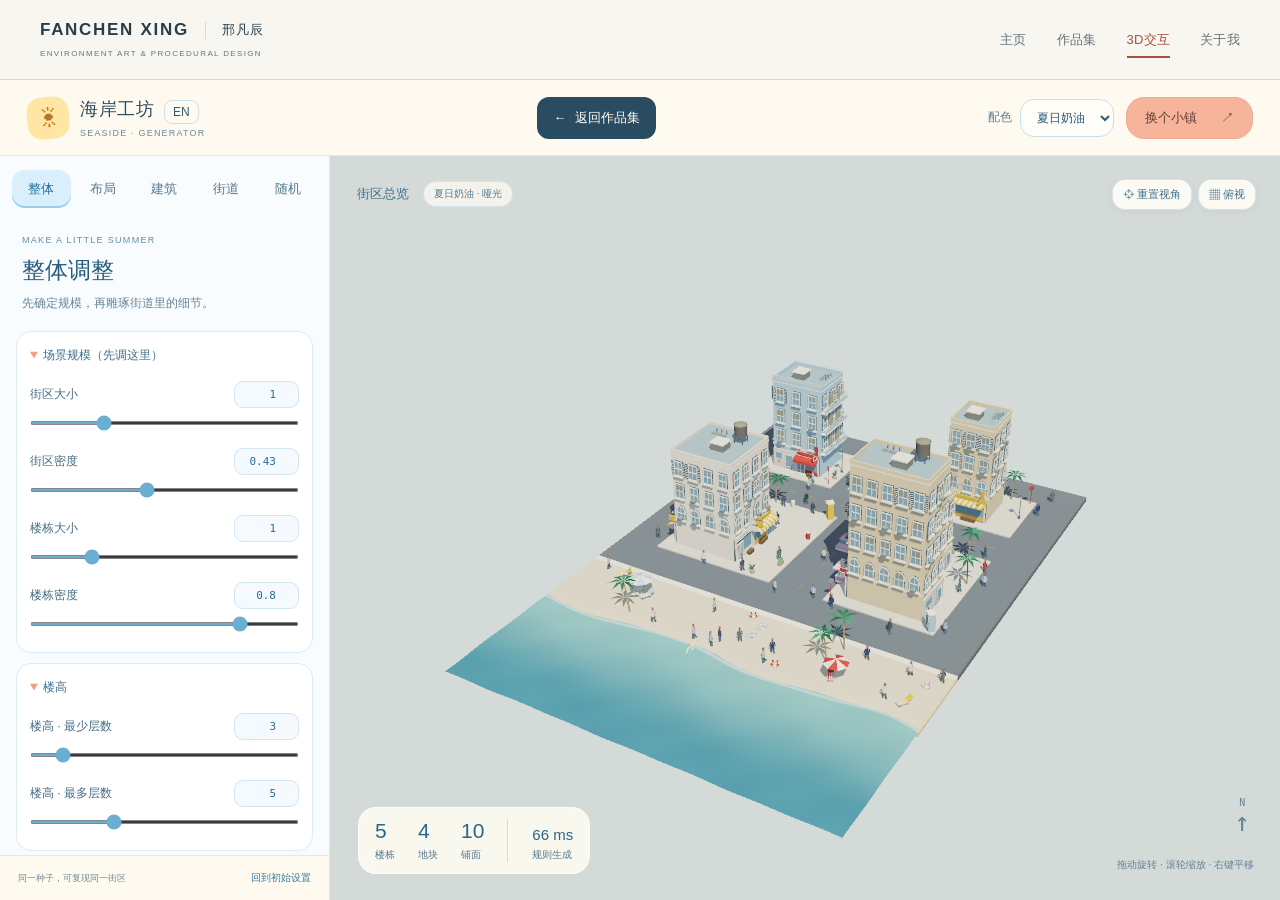
<file: interactive/seaside/index.html>
<!doctype html><html lang="zh-CN"><head><meta charset="utf-8"><meta name="viewport" content="width=device-width, initial-scale=1"><title>海岸工坊 · 程序化街区生成器</title><meta name="description" content="调节地块、楼栋与街道生活，生成属于你的程序化街区。"><link rel="icon" href="data:image/svg+xml,%3Csvg xmlns='http://www.w3.org/2000/svg' viewBox='0 0 32 32'%3E%3Crect width='32' height='32' rx='6' fill='%232b5046'/%3E%3Cpath d='M6 25V12h8v13m4 0V6h8v19' fill='none' stroke='%23e8dbb9' stroke-width='3'/%3E%3C/svg%3E"><link rel="stylesheet" href="style.css"><script type="importmap">{"imports":{"three":"./vendor/three.module.js"}}</script><link rel="stylesheet" href="../../css/navigation.css"></head><body class="fx-generator"><header id="fx-header" data-tone="light"><div class="fx-header-inner"><a class="fx-brand" href="../../index.html"><strong>FANCHEN XING<span>邢凡辰</span></strong><small>ENVIRONMENT ART & PROCEDURAL DESIGN</small></a><div class="fx-actions"><nav id="fx-menu" aria-label="主导航 / Main navigation"><a href="../../index.html" data-zh="主页" data-en="Home">主页</a><a href="../../portfolio.html" data-zh="作品集" data-en="Portfolio">作品集</a><a href="../../lab.html" aria-current="page" data-zh="3D交互" data-en="3D Interaction">3D交互</a><a href="../../about.html" data-zh="关于我" data-en="About">关于我</a></nav><button id="fx-menu-toggle" type="button" aria-controls="fx-menu" aria-expanded="false" aria-label="展开导航 / Toggle navigation"><span></span><span></span></button></div></div></header><div class="fx-tool-header"><div class="brand"><span class="mark" aria-hidden="true">☀</span><div><strong>海岸工坊</strong><button id="language" type="button" aria-label="Switch language">EN</button><span class="brand-sub">SEASIDE · GENERATOR</span></div></div><a class="site-return" href="../../portfolio.html" aria-label="返回作品集 / Back to portfolio">← <span>返回作品集</span></a><div class="header-actions"><label class="theme-control" for="theme"><span>配色</span><select id="theme"><option value="cream">夏日奶油</option><option value="retro">美式复古</option></select></label><button id="next" class="primary">换个小镇 <span>↗</span></button></div></div><main><aside><nav aria-label="参数分类" id="tabs"></nav><div class="panel-heading"><small>MAKE A LITTLE SUMMER</small><h1 id="panel-title">整体调整</h1><p id="panel-note">先确定规模，再雕琢街道里的细节。</p></div><div id="parameters"></div><div class="panel-footer"><span>同一种子，可复现同一街区</span><button id="preset">回到初始设置</button></div></aside><section id="viewport" aria-label="街区三维预览"><div class="view-header"><span id="scene-label">街区总览</span><span class="material-badge">哑光 · 海岸晴日</span></div><div class="view-tools"><button id="fit" title="恢复视角">⌖ 重置视角</button><button id="top" title="俯视布局">▦ 俯视</button></div><div id="message" role="status" aria-live="polite">正在搭建街区…</div><div class="stats"><div><strong id="building-count">—</strong><span>楼栋</span></div><div><strong id="district-count">—</strong><span>地块</span></div><div><strong id="shop-count">—</strong><span>铺面</span></div><div class="timing"><strong id="time">—</strong><span>规则生成</span></div></div><div class="view-hint">拖动旋转 · 滚轮缩放 · 右键平移</div><div class="compass">N <span>↑</span></div></section></main><script>
if(location.protocol==='file:'){
 const box=document.getElementById('message');box.className='file-notice';box.innerHTML='<strong>请先启动作品集网站</strong><p>在作品集根目录双击「启动作品集网站.cmd」，再从“3D交互”进入海岸工坊。</p><p>本地生成器需要通过 HTTP 加载，不能直接双击 HTML 运行。</p><a href="http://127.0.0.1:4174/interactive/seaside/index.html">已启动，进入海岸工坊 →</a>';
}else{const entry=document.createElement('script');entry.type='module';entry.src='app.js';document.body.append(entry)}
</script><script src="../../js/navigation.js"></script></body></html>
</file>
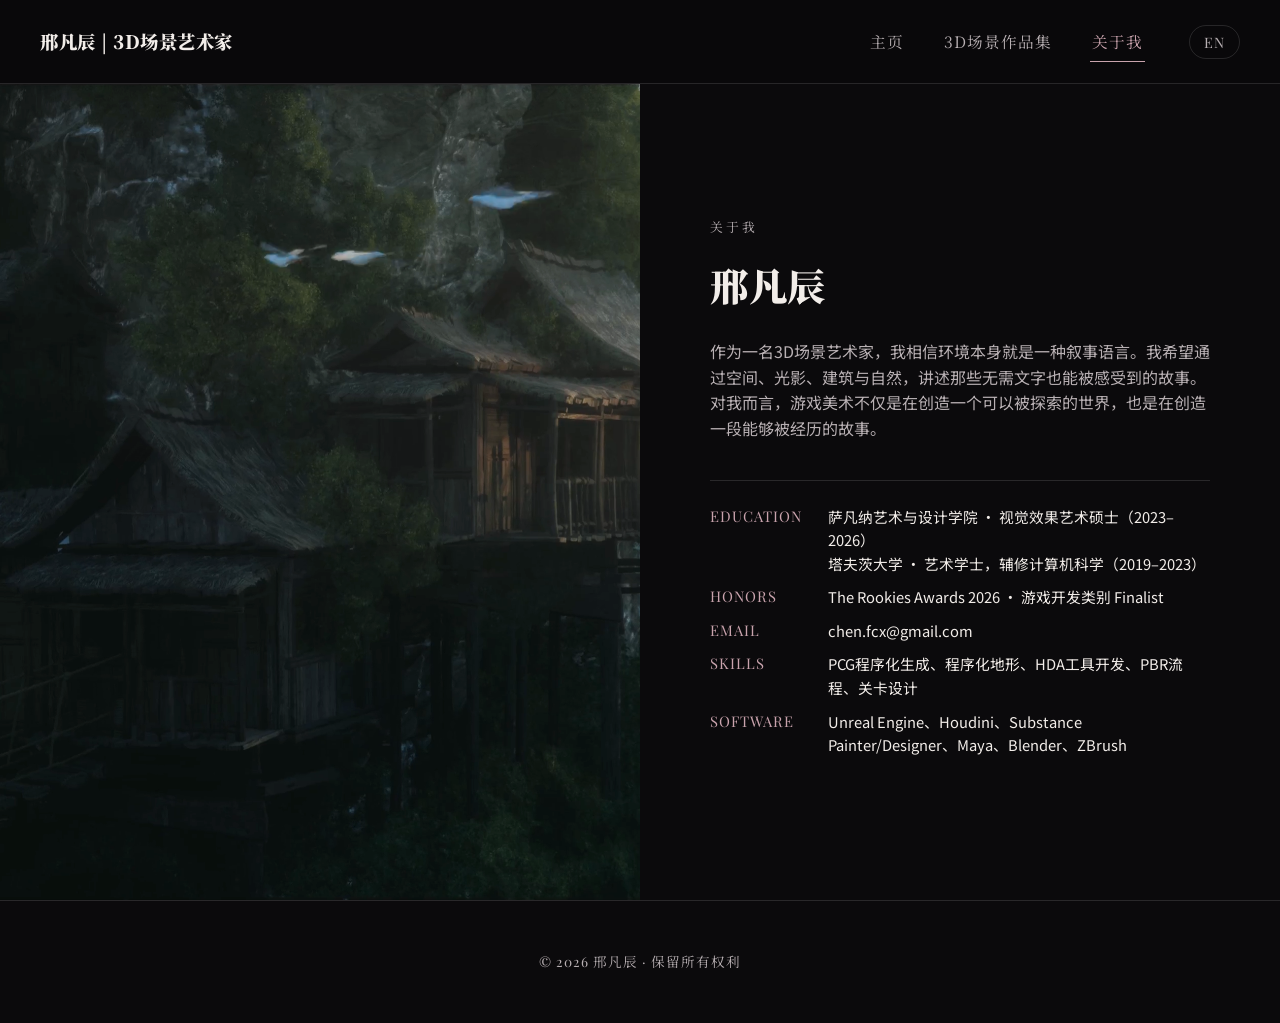
<file: about.html>
<!DOCTYPE html>
<html lang="zh-CN">
<head>
<meta charset="UTF-8">
<meta name="viewport" content="width=device-width, initial-scale=1.0">
<title>关于我 | 邢凡辰</title>
<link rel="stylesheet" href="css/style.css">
</head>
<body>

<header class="site-header">
  <div class="brand" data-zh="邢凡辰 | 3D场景艺术家" data-en="Fanchen Xing | 3D Environment Artist">邢凡辰 | 3D场景艺术家</div>
  <nav class="main-nav">
    <a href="index.html" data-zh="主页" data-en="Home">主页</a>
    <a href="portfolio.html" data-zh="3D场景作品集" data-en="Portfolio">3D场景作品集</a>
    <!-- <a href="practices.html" data-zh="日常练习" data-en="Practices">日常练习</a> -->
    <a href="about.html" class="active" data-zh="关于我" data-en="About Me">关于我</a>
    <button class="lang-toggle" type="button">EN</button>
  </nav>
  <button class="nav-toggle" aria-label="menu"><span></span><span></span><span></span></button>
</header>

<main>
  <section class="about-section">
    <div class="about-photo" style="background-image:url('AssetLibrary/ValleyVillage/ValleyVillage_P02_About.png'); background-position: center top;"></div>
    <div class="about-copy">
      <div class="about-kicker" data-zh="关于我" data-en="ABOUT ME">关于我</div>
      <h1 class="about-name" data-zh="邢凡辰" data-en="Fanchen Xing">邢凡辰</h1>
      <p data-zh="作为一名3D场景艺术家，我相信环境本身就是一种叙事语言。我希望通过空间、光影、建筑与自然，讲述那些无需文字也能被感受到的故事。对我而言，游戏美术不仅是在创造一个可以被探索的世界，也是在创造一段能够被经历的故事。" data-en="As a 3D environment artist, I believe that environments themselves are a language of storytelling. I want to tell stories that can be felt without words, through space, light and shadow, architecture, and nature. To me, game art is not only about creating a world that can be explored, but also a story that can be lived through.">作为一名3D场景艺术家，我相信环境本身就是一种叙事语言。我希望通过空间、光影、建筑与自然，讲述那些无需文字也能被感受到的故事。对我而言，游戏美术不仅是在创造一个可以被探索的世界，也是在创造一段能够被经历的故事。</p>

      <div class="about-meta">
        <div class="meta-row">
          <span class="meta-label">EDUCATION</span>
          <span>
            <span data-zh="萨凡纳艺术与设计学院 · 视觉效果艺术硕士（2023–2026）" data-en="MFA in Visual Effects, Savannah College of Art and Design (2023–2026)">萨凡纳艺术与设计学院 · 视觉效果艺术硕士（2023–2026）</span><br>
            <span data-zh="塔夫茨大学 · 艺术学士，辅修计算机科学（2019–2023）" data-en="BFA, Tufts University, Minor in Computer Science (2019–2023)">塔夫茨大学 · 艺术学士，辅修计算机科学（2019–2023）</span>
          </span>
        </div>
        <div class="meta-row">
          <span class="meta-label">HONORS</span>
          <span data-zh="The Rookies Awards 2026 · 游戏开发类别 Finalist" data-en="The Rookies Awards 2026 · Game Development Finalist">The Rookies Awards 2026 · 游戏开发类别 Finalist</span>
        </div>
        <div class="meta-row">
          <span class="meta-label">EMAIL</span>
          <span>chen.fcx@gmail.com</span>
        </div>
        <div class="meta-row">
          <span class="meta-label">SKILLS</span>
          <span data-zh="PCG程序化生成、程序化地形、HDA工具开发、PBR流程、关卡设计" data-en="PCG Procedural Generation, Procedural Terrain, HDA Tool Development, PBR Workflow, Level Design">PCG程序化生成、程序化地形、HDA工具开发、PBR流程、关卡设计</span>
        </div>
        <div class="meta-row">
          <span class="meta-label">SOFTWARE</span>
          <span data-zh="Unreal Engine、Houdini、Substance Painter/Designer、Maya、Blender、ZBrush" data-en="Unreal Engine, Houdini, Substance Painter/Designer, Maya, Blender, ZBrush">Unreal Engine、Houdini、Substance Painter/Designer、Maya、Blender、ZBrush</span>
        </div>
      </div>
    </div>
  </section>
</main>

<footer class="site-footer">
  <span data-zh="© 2026 邢凡辰 · 保留所有权利" data-en="© 2026 Fanchen Xing · All Rights Reserved">© 2026 邢凡辰 · 保留所有权利</span>
</footer>

<script src="js/script.js"></script>
</body>
</html>
</file>
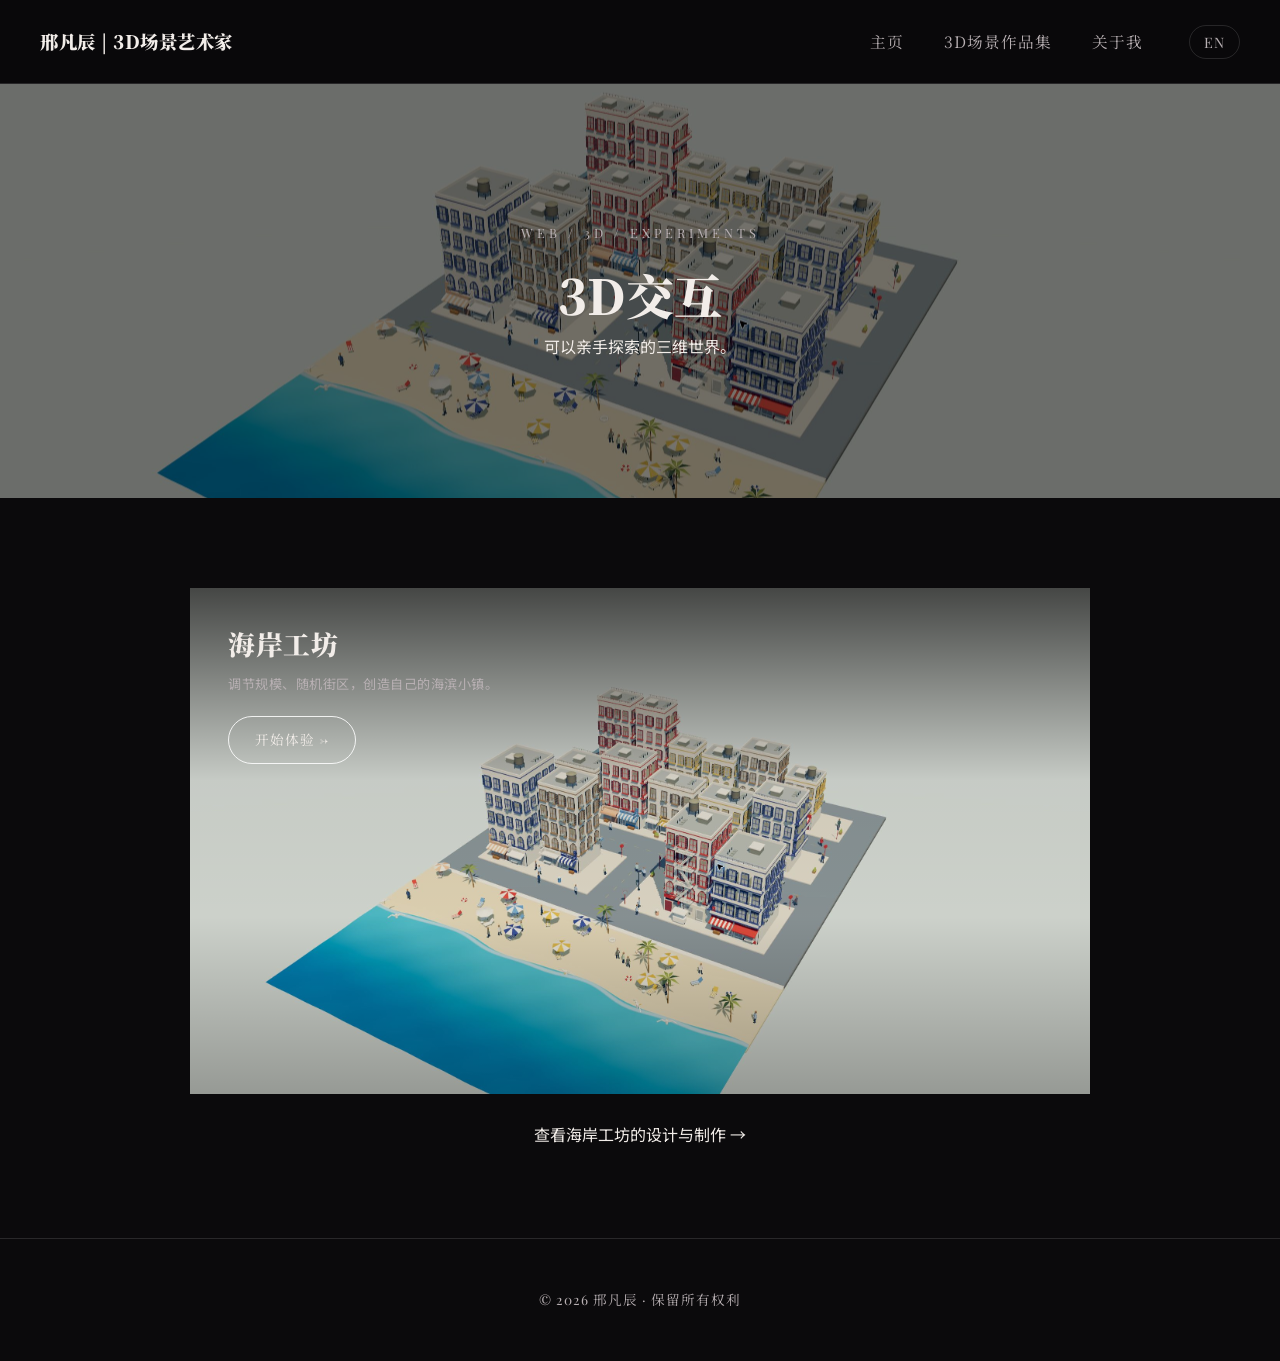
<file: lab.html>
<!DOCTYPE html>
<html lang="zh-CN">
<head>
<meta charset="UTF-8">
<meta name="viewport" content="width=device-width, initial-scale=1.0">
<title>3D交互 · 3D Interaction | 邢凡辰</title>
<link rel="stylesheet" href="css/style.css">
</head>
<body>

<header class="site-header">
  <div class="brand" data-zh="邢凡辰 | 3D场景艺术家" data-en="Fanchen Xing | 3D Environment Artist">邢凡辰 | 3D场景艺术家</div>
  <nav class="main-nav">
    <a href="index.html" data-zh="主页" data-en="Home">主页</a>
    <a href="portfolio.html" data-zh="3D场景作品集" data-en="Portfolio">3D场景作品集</a>
    <!-- <a href="practices.html" data-zh="日常练习" data-en="Practices">日常练习</a> -->
    <a href="about.html" data-zh="关于我" data-en="About Me">关于我</a>
    <button class="lang-toggle" type="button">EN</button>
  </nav>
  <button class="nav-toggle" aria-label="menu"><span></span><span></span><span></span></button>
</header>

<main><section class="page-hero" style="background-image:url('seaside/assets/town-retro.png')"><div class="overlay"></div><div class="page-hero-content"><div class="page-kicker">WEB / 3D / EXPERIMENTS</div><h1 class="page-title" data-zh="3D交互" data-en="3D Interaction">3D交互</h1><p data-zh="可以亲手探索的三维世界。" data-en="Three-dimensional worlds to explore, hands-on.">可以亲手探索的三维世界。</p></div></section><section class="gallery-section"><div class="works-list"><a class="work-card" href="interactive/seaside/index.html" style="background-image:url('seaside/assets/town-retro.png')"><div class="work-overlay"></div><div class="work-content"><div class="work-title" data-zh="海岸工坊" data-en="Seaside Systems">海岸工坊</div><div class="work-sub" data-zh="调节规模、随机街区，创造自己的海滨小镇。" data-en="Shape the scale, shuffle the blocks, and create your own seaside town.">调节规模、随机街区，创造自己的海滨小镇。</div><span class="btn-pill" data-zh="开始体验 →" data-en="Start exploring →">开始体验 →</span></div></a></div><p style="text-align:center;margin-top:28px"><a href="seaside/index.html" data-zh="查看海岸工坊的设计与制作 →" data-en="Explore the design behind Seaside Systems →">查看海岸工坊的设计与制作 →</a></p></section></main>

<footer class="site-footer">
  <span data-zh="© 2026 邢凡辰 · 保留所有权利" data-en="© 2026 Fanchen Xing · All Rights Reserved">© 2026 邢凡辰 · 保留所有权利</span>
</footer>

<script src="js/script.js"></script>
</body>
</html>
</file>
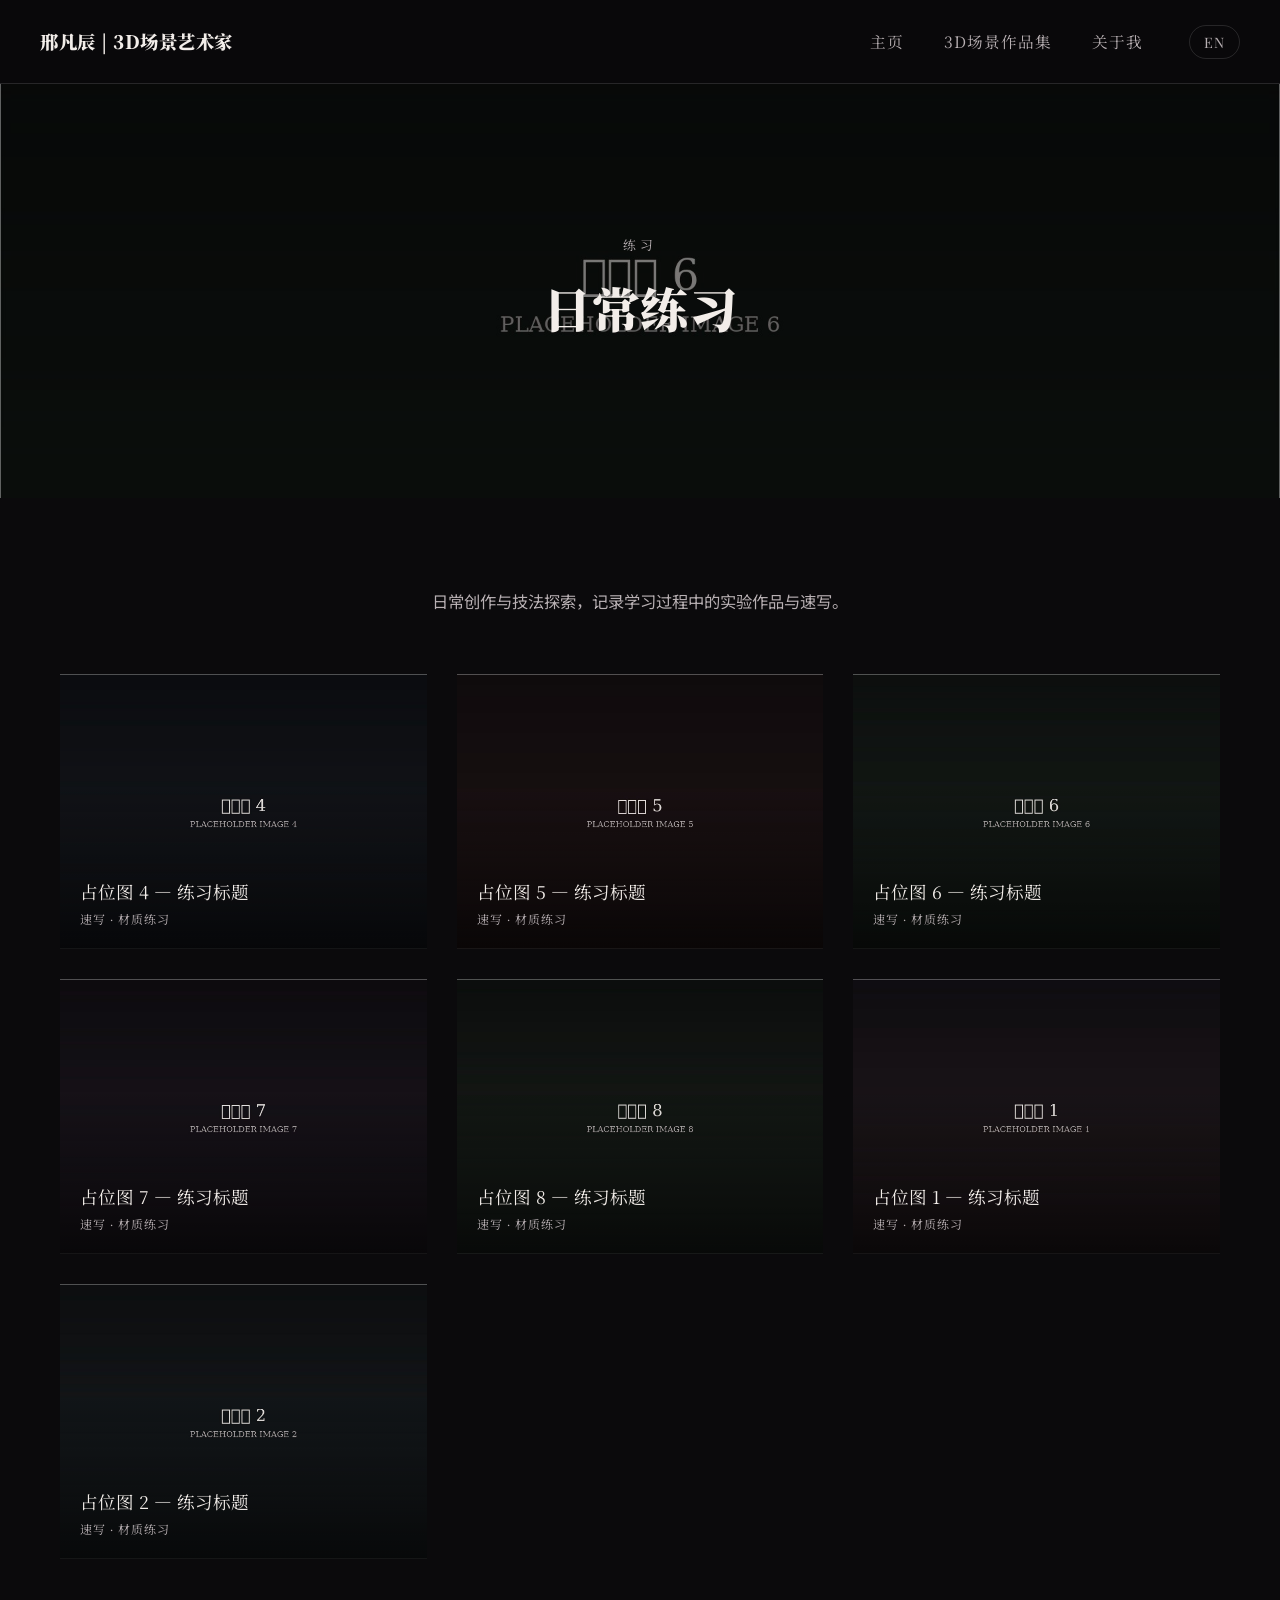
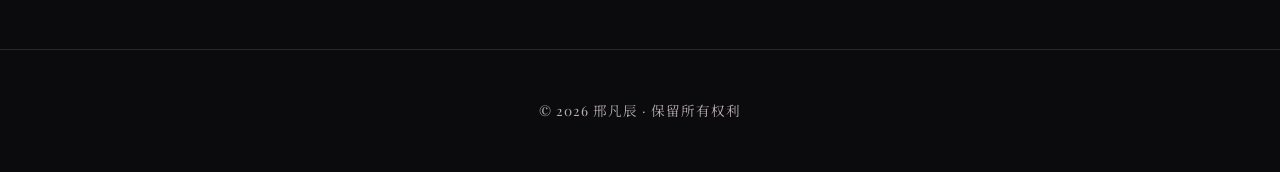
<file: practices.html>
<!DOCTYPE html>
<html lang="zh-CN">
<head>
<meta charset="UTF-8">
<meta name="viewport" content="width=device-width, initial-scale=1.0">
<title>日常练习 | 邢凡辰</title>
<link rel="stylesheet" href="css/style.css">
</head>
<body>

<header class="site-header">
  <div class="brand" data-zh="邢凡辰 | 3D场景艺术家" data-en="Fanchen Xing | 3D Environment Artist">邢凡辰 | 3D场景艺术家</div>
  <nav class="main-nav">
    <a href="index.html" data-zh="主页" data-en="Home">主页</a>
    <a href="portfolio.html" data-zh="3D场景作品集" data-en="Portfolio">3D场景作品集</a>
    <!-- <a href="practices.html" data-zh="日常练习" data-en="Practices">日常练习</a> -->
    <a href="about.html" data-zh="关于我" data-en="About Me">关于我</a>
    <button class="lang-toggle" type="button">EN</button>
  </nav>
  <button class="nav-toggle" aria-label="menu"><span></span><span></span><span></span></button>
</header>

<main>

  <section class="page-hero" style="background-image:url('images/placeholder-6.jpg');">
    <div class="overlay"></div>
    <div class="page-hero-content">
      <div class="page-kicker" data-zh="练习" data-en="PRACTICES">练习</div>
      <h1 class="page-title" data-zh="日常练习" data-en="Daily Practices">日常练习</h1>
    </div>
  </section>

  <section class="gallery-section">
    <div class="gallery-intro">
      <p data-zh="日常创作与技法探索，记录学习过程中的实验作品与速写。" data-en="Daily studies and technique explorations — experimental pieces and sketches from the learning process.">日常创作与技法探索，记录学习过程中的实验作品与速写。</p>
    </div>

    <div class="gallery-grid">
      <a class="gallery-item" href="#" style="background-image:url('images/placeholder-4.jpg');">
        <div class="overlay"></div>
        <div class="item-info">
          <div class="item-title" data-zh="占位图 4 — 练习标题" data-en="Placeholder 4 — Study Title">占位图 4 — 练习标题</div>
          <div class="item-sub" data-zh="速写 · 材质练习" data-en="SKETCH · MATERIAL STUDY">速写 · 材质练习</div>
        </div>
      </a>
      <a class="gallery-item" href="#" style="background-image:url('images/placeholder-5.jpg');">
        <div class="overlay"></div>
        <div class="item-info">
          <div class="item-title" data-zh="占位图 5 — 练习标题" data-en="Placeholder 5 — Study Title">占位图 5 — 练习标题</div>
          <div class="item-sub" data-zh="速写 · 材质练习" data-en="SKETCH · MATERIAL STUDY">速写 · 材质练习</div>
        </div>
      </a>
      <a class="gallery-item" href="#" style="background-image:url('images/placeholder-6.jpg');">
        <div class="overlay"></div>
        <div class="item-info">
          <div class="item-title" data-zh="占位图 6 — 练习标题" data-en="Placeholder 6 — Study Title">占位图 6 — 练习标题</div>
          <div class="item-sub" data-zh="速写 · 材质练习" data-en="SKETCH · MATERIAL STUDY">速写 · 材质练习</div>
        </div>
      </a>
      <a class="gallery-item" href="#" style="background-image:url('images/placeholder-7.jpg');">
        <div class="overlay"></div>
        <div class="item-info">
          <div class="item-title" data-zh="占位图 7 — 练习标题" data-en="Placeholder 7 — Study Title">占位图 7 — 练习标题</div>
          <div class="item-sub" data-zh="速写 · 材质练习" data-en="SKETCH · MATERIAL STUDY">速写 · 材质练习</div>
        </div>
      </a>
      <a class="gallery-item" href="#" style="background-image:url('images/placeholder-8.jpg');">
        <div class="overlay"></div>
        <div class="item-info">
          <div class="item-title" data-zh="占位图 8 — 练习标题" data-en="Placeholder 8 — Study Title">占位图 8 — 练习标题</div>
          <div class="item-sub" data-zh="速写 · 材质练习" data-en="SKETCH · MATERIAL STUDY">速写 · 材质练习</div>
        </div>
      </a>
      <a class="gallery-item" href="#" style="background-image:url('images/placeholder-1.jpg');">
        <div class="overlay"></div>
        <div class="item-info">
          <div class="item-title" data-zh="占位图 1 — 练习标题" data-en="Placeholder 1 — Study Title">占位图 1 — 练习标题</div>
          <div class="item-sub" data-zh="速写 · 材质练习" data-en="SKETCH · MATERIAL STUDY">速写 · 材质练习</div>
        </div>
      </a>
      <a class="gallery-item" href="#" style="background-image:url('images/placeholder-2.jpg');">
        <div class="overlay"></div>
        <div class="item-info">
          <div class="item-title" data-zh="占位图 2 — 练习标题" data-en="Placeholder 2 — Study Title">占位图 2 — 练习标题</div>
          <div class="item-sub" data-zh="速写 · 材质练习" data-en="SKETCH · MATERIAL STUDY">速写 · 材质练习</div>
        </div>
      </a>
    </div>
  </section>

</main>

<footer class="site-footer">
  <span data-zh="© 2026 邢凡辰 · 保留所有权利" data-en="© 2026 Fanchen Xing · All Rights Reserved">© 2026 邢凡辰 · 保留所有权利</span>
</footer>

<script src="js/script.js"></script>
</body>
</html>
</file>
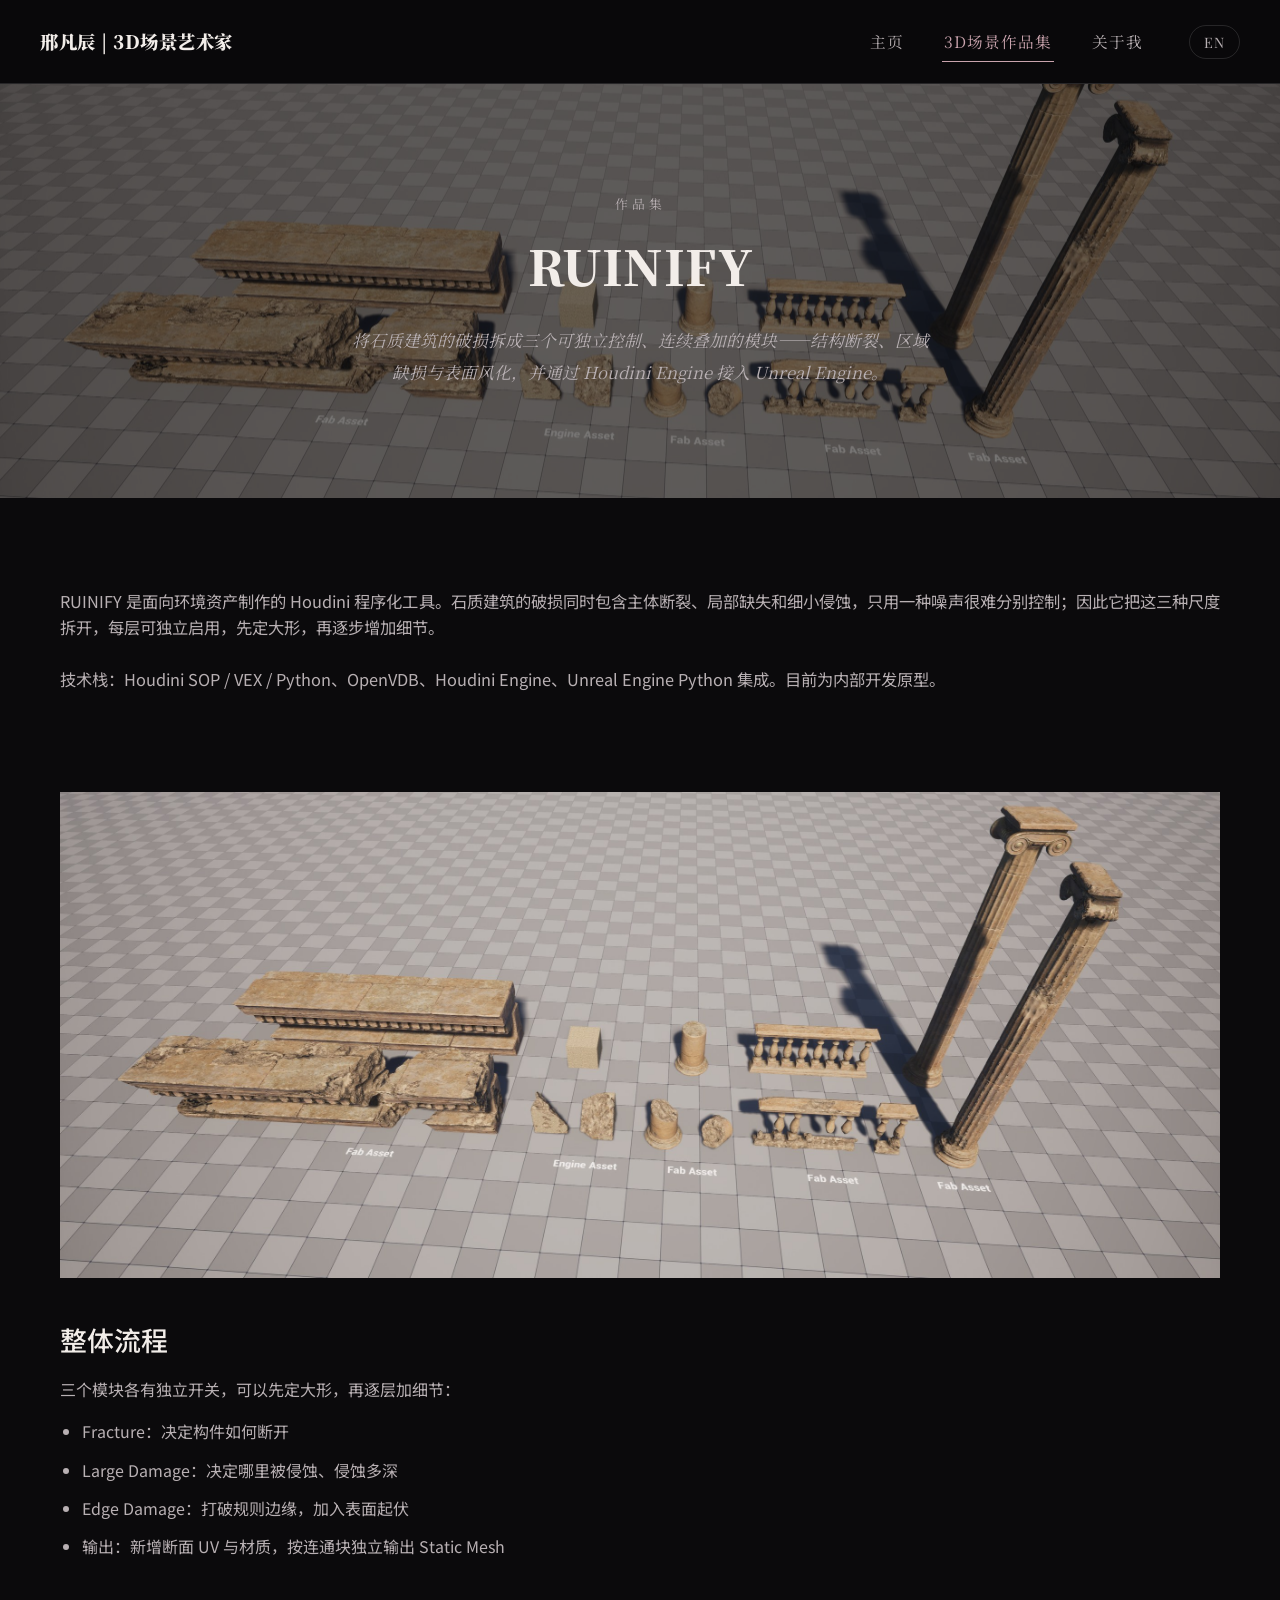
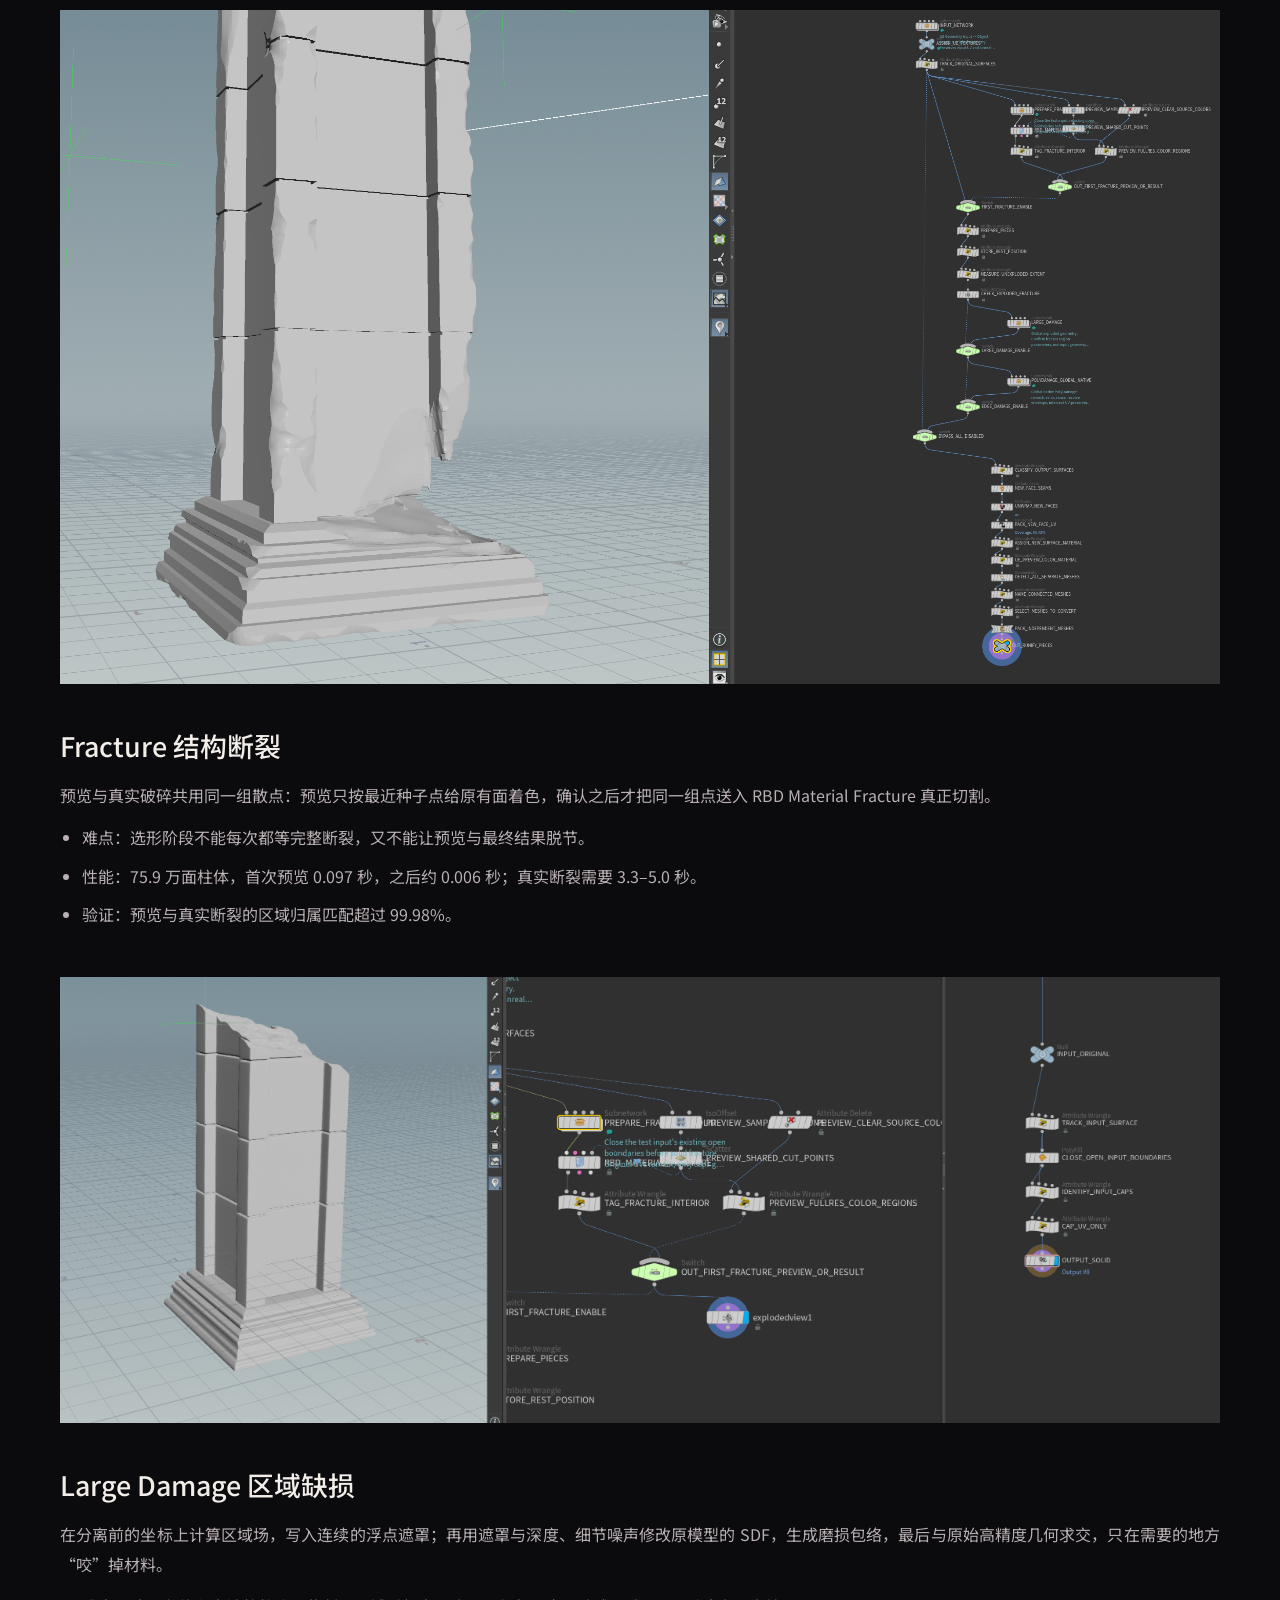
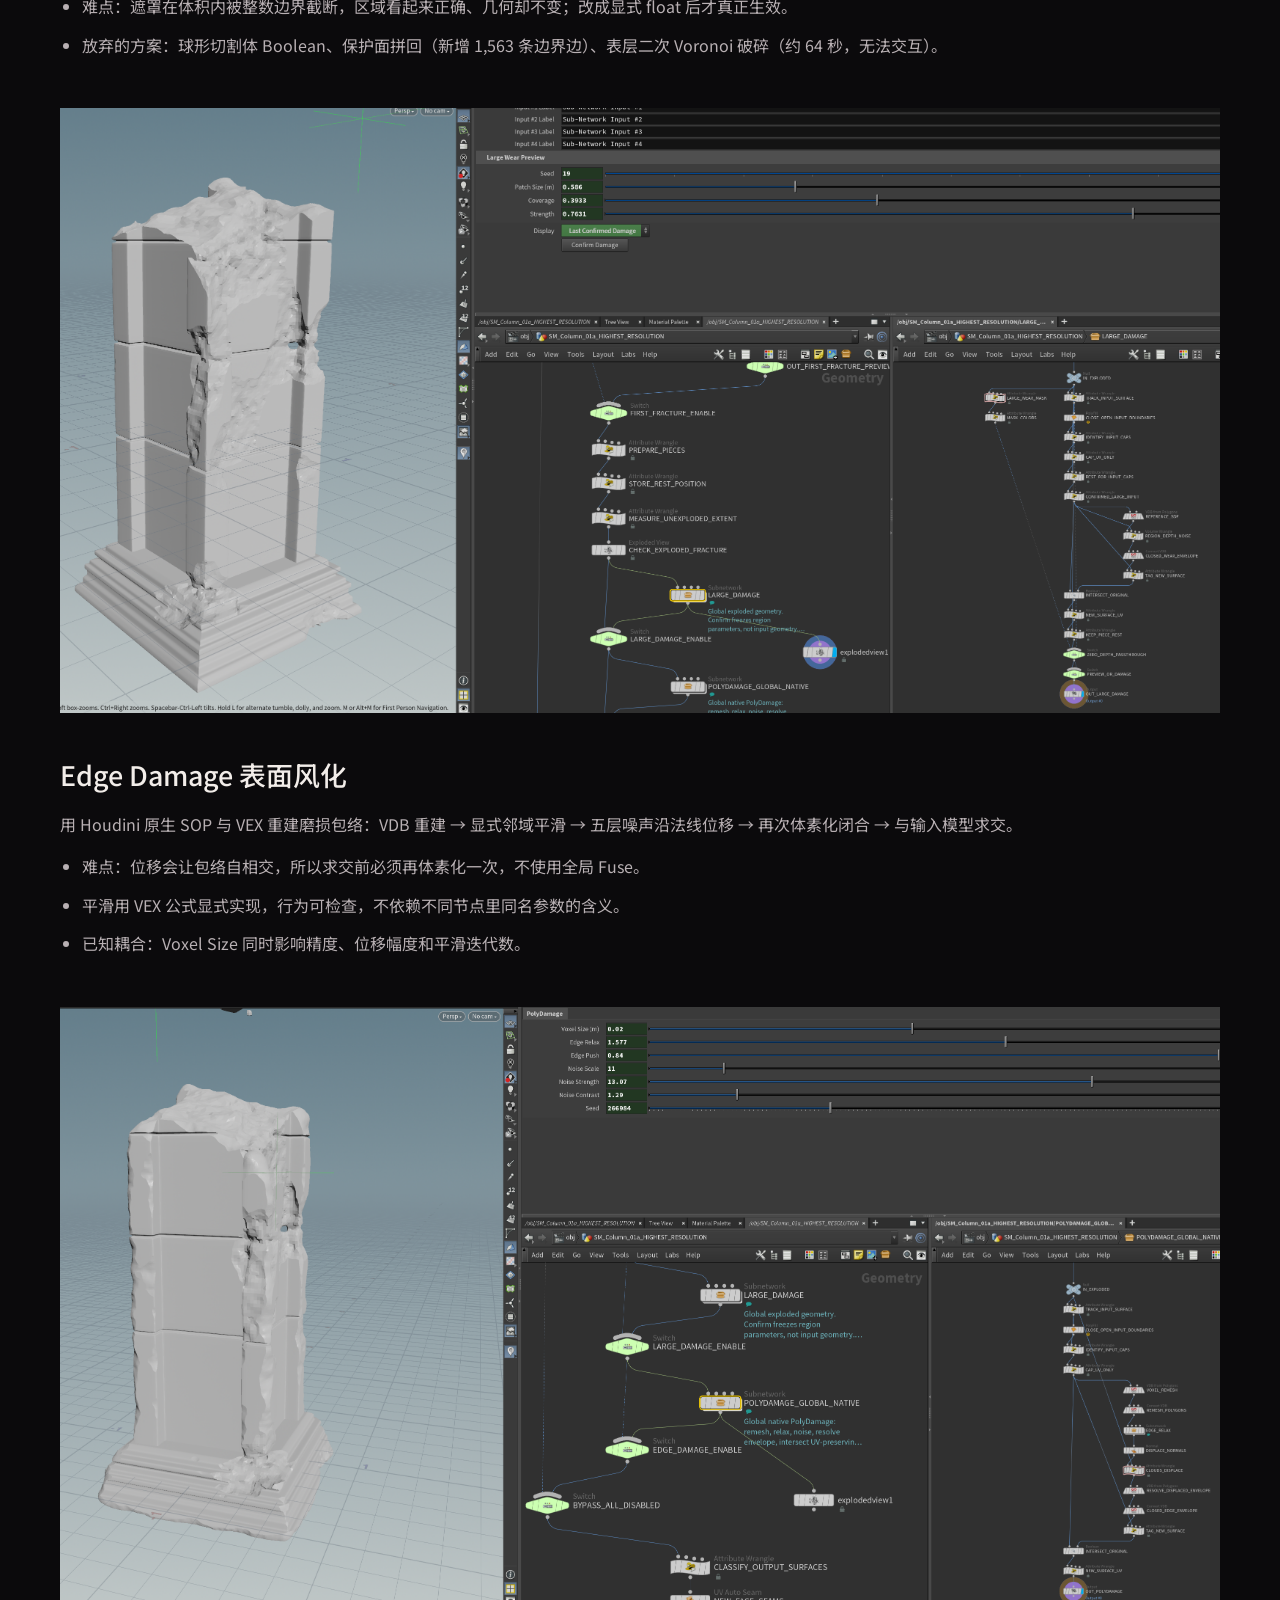
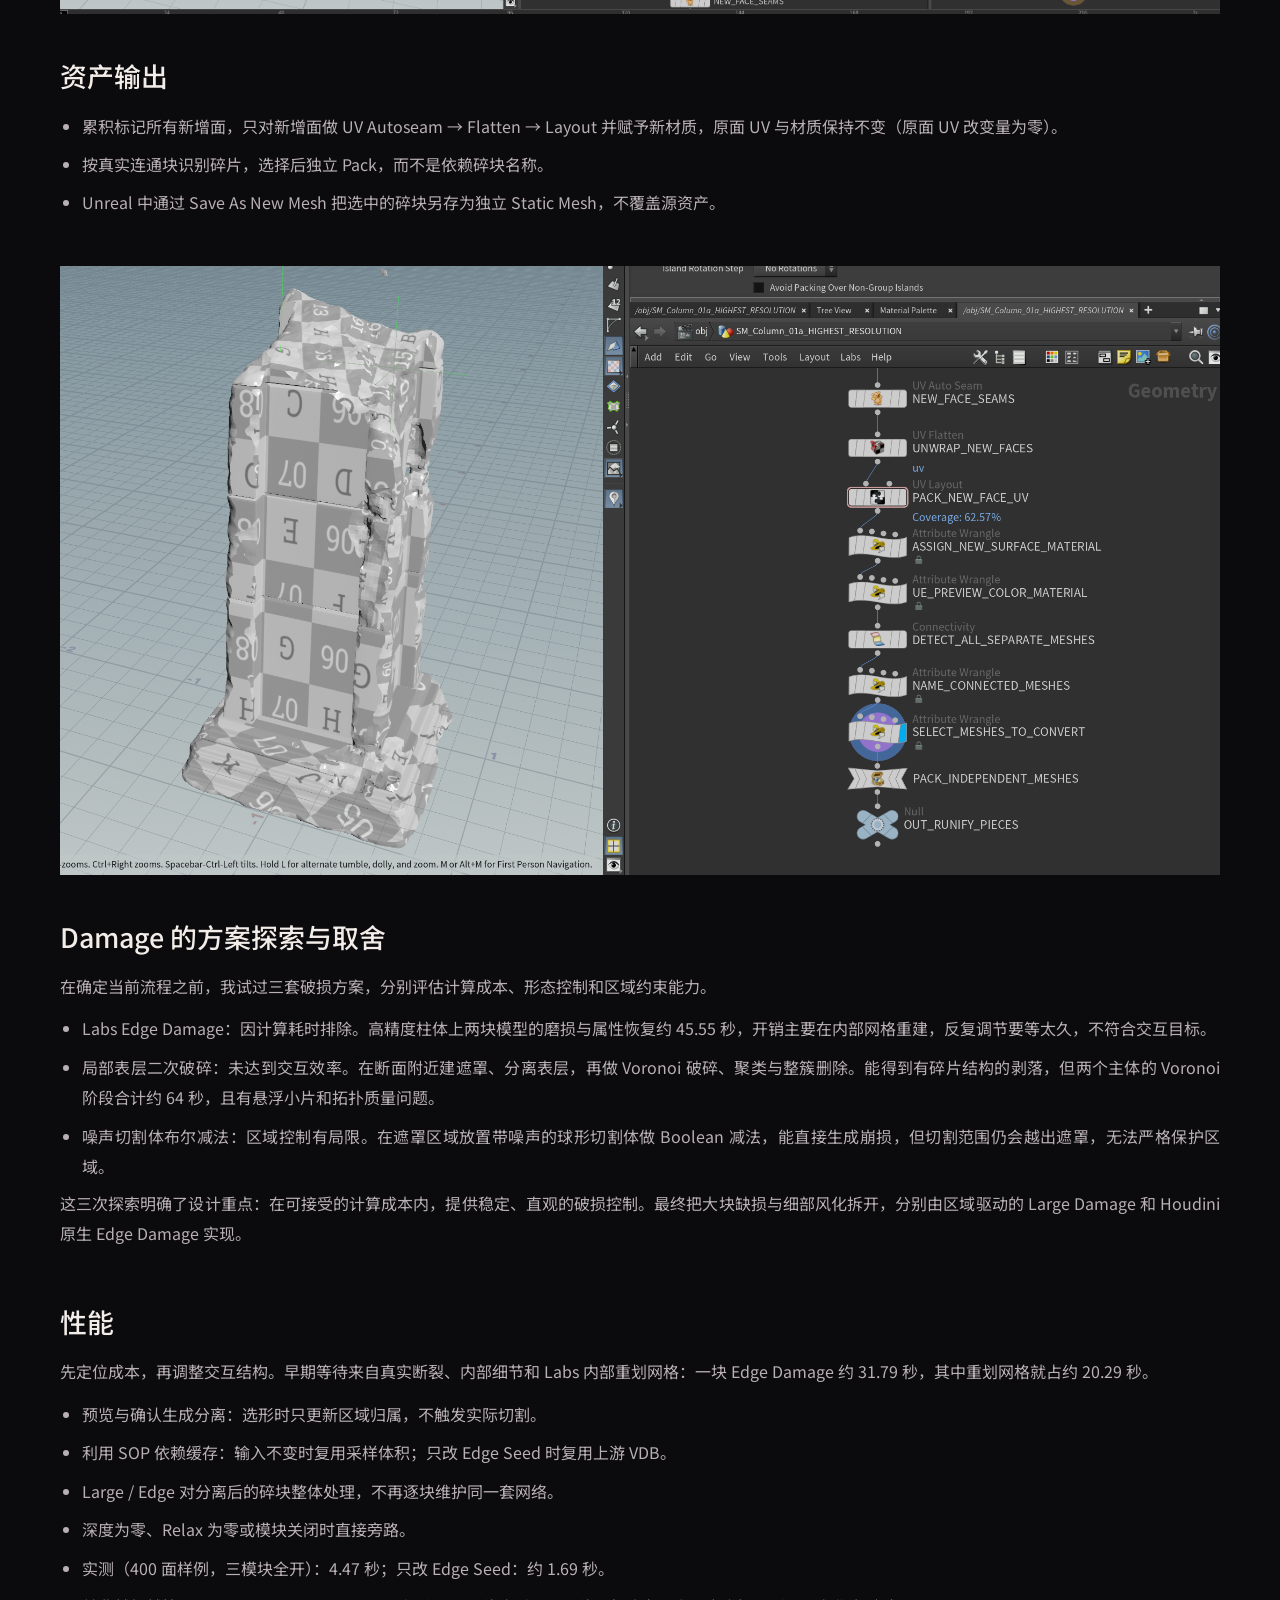
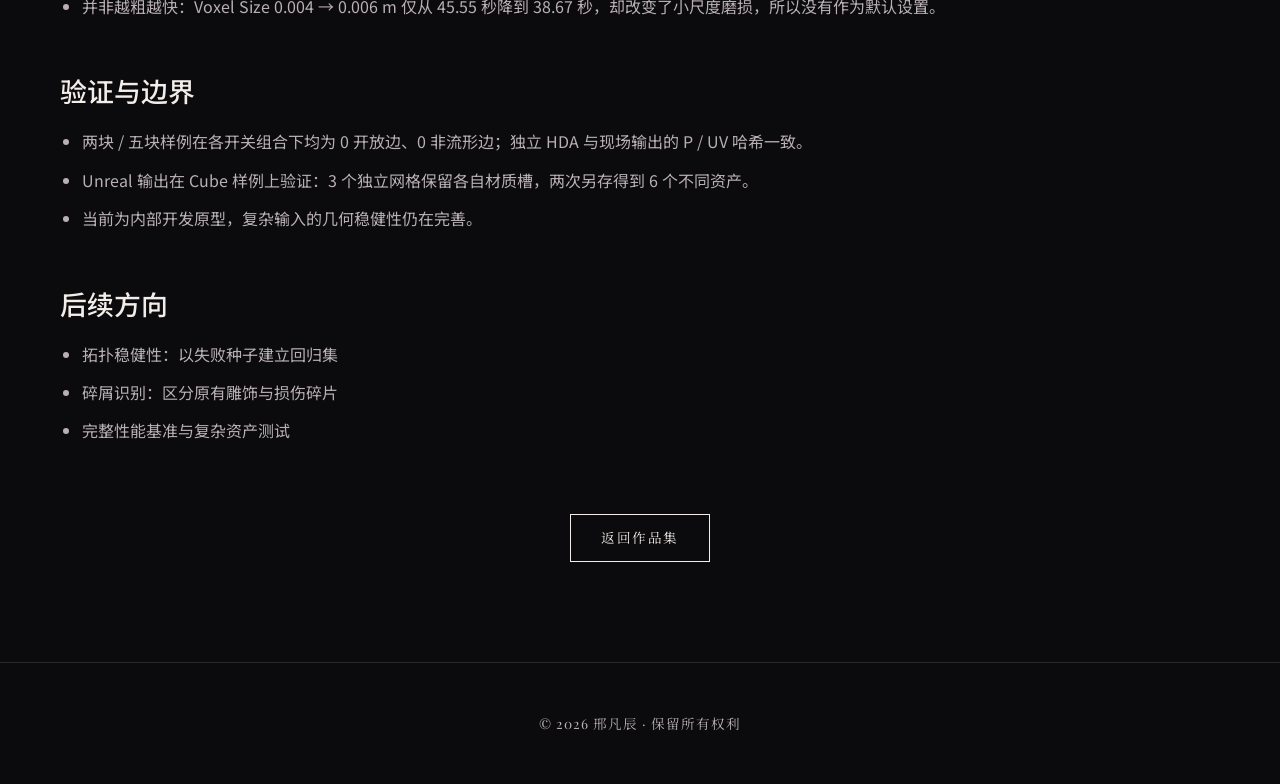
<file: ruinify.html>
<!DOCTYPE html>
<html lang="zh-CN">
<head>
<meta charset="UTF-8">
<meta name="viewport" content="width=device-width, initial-scale=1.0">
<title>RUINIFY | 邢凡辰</title>
<link rel="stylesheet" href="css/style.css">
<link rel="stylesheet" href="css/ruinify.css">
</head>
<body>

<header class="site-header">
  <div class="brand" data-zh="邢凡辰 | 3D场景艺术家" data-en="Fanchen Xing | 3D Environment Artist">邢凡辰 | 3D场景艺术家</div>
  <nav class="main-nav">
    <a href="index.html" data-zh="主页" data-en="Home">主页</a>
    <a href="portfolio.html" class="active" data-zh="3D场景作品集" data-en="Portfolio">3D场景作品集</a>
    <!-- <a href="practices.html" data-zh="日常练习" data-en="Practices">日常练习</a> -->
    <a href="about.html" data-zh="关于我" data-en="About Me">关于我</a>
    <button class="lang-toggle" type="button">EN</button>
  </nav>
  <button class="nav-toggle" aria-label="menu"><span></span><span></span><span></span></button>
</header>

<main>

  <section class="page-hero" style="background-image:url('AssetLibrary/Ruinify/Ruinify_01.jpg');">
    <div class="overlay"></div>
    <div class="page-hero-content">
      <div class="page-kicker" data-zh="作品集" data-en="PORTFOLIO">作品集</div>
      <h1 class="page-title">RUINIFY</h1>
      <p class="page-quote" data-zh="将石质建筑的破损拆成三个可独立控制、连续叠加的模块——结构断裂、区域缺损与表面风化，并通过 Houdini Engine 接入 Unreal Engine。" data-en="A Houdini tool that splits stone-architecture damage into three independently controlled, stackable modules — structural fracture, regional loss and surface weathering — and brings them into Unreal Engine through Houdini Engine.">将石质建筑的破损拆成三个可独立控制、连续叠加的模块——结构断裂、区域缺损与表面风化，并通过 Houdini Engine 接入 Unreal Engine。</p>
    </div>
  </section>

  <section class="project-detail">
    <p data-zh="RUINIFY 是面向环境资产制作的 Houdini 程序化工具。石质建筑的破损同时包含主体断裂、局部缺失和细小侵蚀，只用一种噪声很难分别控制；因此它把这三种尺度拆开，每层可独立启用，先定大形，再逐步增加细节。" data-en="RUINIFY is a procedural Houdini tool for environment asset production. Damage on stone architecture combines large fractures, local material loss and fine erosion, which a single noise can’t control separately — so the tool splits the three scales apart, each layer independently switchable: lock the large shape first, then add detail.">RUINIFY 是面向环境资产制作的 Houdini 程序化工具。石质建筑的破损同时包含主体断裂、局部缺失和细小侵蚀，只用一种噪声很难分别控制；因此它把这三种尺度拆开，每层可独立启用，先定大形，再逐步增加细节。</p>
    <p data-zh="技术栈：Houdini SOP / VEX / Python、OpenVDB、Houdini Engine、Unreal Engine Python 集成。目前为内部开发原型。" data-en="Tech: Houdini SOP / VEX / Python, OpenVDB, Houdini Engine, Unreal Engine Python integration. Currently an internal development prototype.">技术栈：Houdini SOP / VEX / Python、OpenVDB、Houdini Engine、Unreal Engine Python 集成。目前为内部开发原型。</p>
  </section>

  <div class="project-gallery">

    <div class="doc-fig" data-img="AssetLibrary/Ruinify/Ruinify_01.jpg"><div class="doc-ph"><strong data-zh="项目主视觉" data-en="Key Visual">项目主视觉</strong></div></div>
    <div class="gallery-text">
      <h3 class="gallery-heading" data-zh="整体流程" data-en="Pipeline">整体流程</h3>
      <p data-zh="三个模块各有独立开关，可以先定大形，再逐层加细节：" data-en="Three modules, each with its own switch — lock the large shape first, then layer in detail:">三个模块各有独立开关，可以先定大形，再逐层加细节：</p>
      <ul><li data-zh="Fracture：决定构件如何断开" data-en="Fracture: how the piece breaks apart">Fracture：决定构件如何断开</li><li data-zh="Large Damage：决定哪里被侵蚀、侵蚀多深" data-en="Large Damage: where material is lost, and how deep">Large Damage：决定哪里被侵蚀、侵蚀多深</li><li data-zh="Edge Damage：打破规则边缘，加入表面起伏" data-en="Edge Damage: breaks up regular edges and adds surface variation">Edge Damage：打破规则边缘，加入表面起伏</li><li data-zh="输出：新增断面 UV 与材质，按连通块独立输出 Static Mesh" data-en="Output: UVs and materials for new faces, then each connected piece exported as its own Static Mesh">输出：新增断面 UV 与材质，按连通块独立输出 Static Mesh</li></ul>
    </div>
    <div class="doc-fig" data-img="AssetLibrary/Ruinify/Ruinify_02.png"><div class="doc-ph"><strong data-zh="三个模块与整体节点网络" data-en="The three modules and the overall node network">三个模块与整体节点网络</strong></div></div>
    <div class="gallery-text">
      <h3 class="gallery-heading" data-zh="Fracture 结构断裂" data-en="Fracture">Fracture 结构断裂</h3>
      <p data-zh="预览与真实破碎共用同一组散点：预览只按最近种子点给原有面着色，确认之后才把同一组点送入 RBD Material Fracture 真正切割。" data-en="Preview and real fracture share one set of scatter points: the preview only colors existing faces by nearest seed, and the same points feed RBD Material Fracture only after confirmation.">预览与真实破碎共用同一组散点：预览只按最近种子点给原有面着色，确认之后才把同一组点送入 RBD Material Fracture 真正切割。</p>
      <ul><li data-zh="难点：选形阶段不能每次都等完整断裂，又不能让预览与最终结果脱节。" data-en="Challenge: shape selection can’t wait on a full fracture every time, yet the preview must not drift from the final result.">难点：选形阶段不能每次都等完整断裂，又不能让预览与最终结果脱节。</li><li data-zh="性能：75.9 万面柱体，首次预览 0.097 秒，之后约 0.006 秒；真实断裂需要 3.3–5.0 秒。" data-en="Performance: on a 759k-face pillar the first preview takes 0.097 s and later ones about 0.006 s; a real fracture takes 3.3–5.0 s.">性能：75.9 万面柱体，首次预览 0.097 秒，之后约 0.006 秒；真实断裂需要 3.3–5.0 秒。</li><li data-zh="验证：预览与真实断裂的区域归属匹配超过 99.98%。" data-en="Validation: preview and real fracture agree on region assignment for over 99.98% of faces.">验证：预览与真实断裂的区域归属匹配超过 99.98%。</li></ul>
    </div>
    <div class="doc-fig" data-img="AssetLibrary/Ruinify/Ruinify_03.png"><div class="doc-ph"><strong data-zh="Fracture 预览、真实断裂与断面细节" data-en="Fracture preview, real fracture and interior detail">Fracture 预览、真实断裂与断面细节</strong></div></div>
    <div class="gallery-text">
      <h3 class="gallery-heading" data-zh="Large Damage 区域缺损" data-en="Large Damage">Large Damage 区域缺损</h3>
      <p data-zh="在分离前的坐标上计算区域场，写入连续的浮点遮罩；再用遮罩与深度、细节噪声修改原模型的 SDF，生成磨损包络，最后与原始高精度几何求交，只在需要的地方“咬”掉材料。" data-en="A region field is computed on the pre-separation coordinates and written to a continuous float mask; the mask, depth and detail noise then modify the model’s SDF to build a wear envelope, which is intersected with the original high-res geometry so material is only bitten away where needed.">在分离前的坐标上计算区域场，写入连续的浮点遮罩；再用遮罩与深度、细节噪声修改原模型的 SDF，生成磨损包络，最后与原始高精度几何求交，只在需要的地方“咬”掉材料。</p>
      <ul><li data-zh="难点：遮罩在体积内被整数边界截断，区域看起来正确、几何却不变；改成显式 float 后才真正生效。" data-en="Challenge: the mask was being truncated by integer clamping inside the volume — the region looked right but the geometry didn’t change; explicit float types fixed it.">难点：遮罩在体积内被整数边界截断，区域看起来正确、几何却不变；改成显式 float 后才真正生效。</li><li data-zh="放弃的方案：球形切割体 Boolean、保护面拼回（新增 1,563 条边界边）、表层二次 Voronoi 破碎（约 64 秒，无法交互）。" data-en="Dropped approaches: spherical cutter Booleans, stitching protected faces back (added 1,563 boundary edges), and surface re-fracture with Voronoi (about 64 s, not interactive).">放弃的方案：球形切割体 Boolean、保护面拼回（新增 1,563 条边界边）、表层二次 Voronoi 破碎（约 64 秒，无法交互）。</li></ul>
    </div>
    <div class="doc-fig" data-img="AssetLibrary/Ruinify/Ruinify_04.png"><div class="doc-ph"><strong data-zh="Large Damage 区域与深度控制" data-en="Large Damage region and depth control">Large Damage 区域与深度控制</strong></div></div>
    <div class="gallery-text">
      <h3 class="gallery-heading" data-zh="Edge Damage 表面风化" data-en="Edge Damage">Edge Damage 表面风化</h3>
      <p data-zh="用 Houdini 原生 SOP 与 VEX 重建磨损包络：VDB 重建 → 显式邻域平滑 → 五层噪声沿法线位移 → 再次体素化闭合 → 与输入模型求交。" data-en="Built natively with Houdini SOPs and VEX: VDB rebuild → explicit neighbor smoothing → five-octave noise displaced along normals → re-voxelize to close → intersect with the input.">用 Houdini 原生 SOP 与 VEX 重建磨损包络：VDB 重建 → 显式邻域平滑 → 五层噪声沿法线位移 → 再次体素化闭合 → 与输入模型求交。</p>
      <ul><li data-zh="难点：位移会让包络自相交，所以求交前必须再体素化一次，不使用全局 Fuse。" data-en="Challenge: displacement makes the envelope self-intersect, so it is re-voxelized before intersecting, with no global Fuse.">难点：位移会让包络自相交，所以求交前必须再体素化一次，不使用全局 Fuse。</li><li data-zh="平滑用 VEX 公式显式实现，行为可检查，不依赖不同节点里同名参数的含义。" data-en="Smoothing is an explicit VEX formula, so its behavior can be inspected instead of relying on same-named parameters in different nodes.">平滑用 VEX 公式显式实现，行为可检查，不依赖不同节点里同名参数的含义。</li><li data-zh="已知耦合：Voxel Size 同时影响精度、位移幅度和平滑迭代数。" data-en="Known coupling: Voxel Size affects precision, displacement amount and smoothing iterations at once.">已知耦合：Voxel Size 同时影响精度、位移幅度和平滑迭代数。</li></ul>
    </div>
    <div class="doc-fig" data-img="AssetLibrary/Ruinify/Ruinify_05.png"><div class="doc-ph"><strong data-zh="Edge Damage 局部效果与内部方法" data-en="Edge Damage close-ups and internals">Edge Damage 局部效果与内部方法</strong></div></div>
    <div class="gallery-text">
      <h3 class="gallery-heading" data-zh="资产输出" data-en="Asset Output">资产输出</h3>
      <ul><li data-zh="累积标记所有新增面，只对新增面做 UV Autoseam → Flatten → Layout 并赋予新材质，原面 UV 与材质保持不变（原面 UV 改变量为零）。" data-en="All new faces are tagged cumulatively; only they go through UV Autoseam → Flatten → Layout and receive a new material, while original faces keep their UVs and materials (original UV delta is zero).">累积标记所有新增面，只对新增面做 UV Autoseam → Flatten → Layout 并赋予新材质，原面 UV 与材质保持不变（原面 UV 改变量为零）。</li><li data-zh="按真实连通块识别碎片，选择后独立 Pack，而不是依赖碎块名称。" data-en="Pieces are identified by true connectivity, then selected and packed individually, rather than relying on piece names.">按真实连通块识别碎片，选择后独立 Pack，而不是依赖碎块名称。</li><li data-zh="Unreal 中通过 Save As New Mesh 把选中的碎块另存为独立 Static Mesh，不覆盖源资产。" data-en="In Unreal, Save As New Mesh saves the selected pieces as separate Static Meshes without overwriting the source asset.">Unreal 中通过 Save As New Mesh 把选中的碎块另存为独立 Static Mesh，不覆盖源资产。</li></ul>
    </div>
    <div class="doc-fig" data-img="AssetLibrary/Ruinify/Ruinify_06.png"><div class="doc-ph"><strong data-zh="新增断面 UV、材质与 Unreal 独立输出" data-en="New-face UVs, materials and standalone Unreal output">新增断面 UV、材质与 Unreal 独立输出</strong></div></div>
    <div class="gallery-text">
      <h3 class="gallery-heading" data-zh="Damage 的方案探索与取舍" data-en="Damage: Approaches and Trade-offs">Damage 的方案探索与取舍</h3>
      <p data-zh="在确定当前流程之前，我试过三套破损方案，分别评估计算成本、形态控制和区域约束能力。" data-en="Before settling on the current pipeline, I tried three damage approaches and evaluated each on compute cost, shape control and area constraint.">在确定当前流程之前，我试过三套破损方案，分别评估计算成本、形态控制和区域约束能力。</p>
      <ul><li data-zh="Labs Edge Damage：因计算耗时排除。高精度柱体上两块模型的磨损与属性恢复约 45.55 秒，开销主要在内部网格重建，反复调节要等太久，不符合交互目标。" data-en="Labs Edge Damage: ruled out for compute time. On a high-res pillar, wear and attribute recovery for two pieces took about 45.55 s, mostly in internal remeshing — too slow for iterative tuning.">Labs Edge Damage：因计算耗时排除。高精度柱体上两块模型的磨损与属性恢复约 45.55 秒，开销主要在内部网格重建，反复调节要等太久，不符合交互目标。</li><li data-zh="局部表层二次破碎：未达到交互效率。在断面附近建遮罩、分离表层，再做 Voronoi 破碎、聚类与整簇删除。能得到有碎片结构的剥落，但两个主体的 Voronoi 阶段合计约 64 秒，且有悬浮小片和拓扑质量问题。" data-en="Local surface re-fracture: not interactive enough. A mask near the break surface separates a skin layer, which is Voronoi-fractured, clustered and deleted by cluster. It produces flaking with real fragment structure, but the Voronoi stage alone took about 64 s for two pieces, with floating slivers and unresolved topology issues.">局部表层二次破碎：未达到交互效率。在断面附近建遮罩、分离表层，再做 Voronoi 破碎、聚类与整簇删除。能得到有碎片结构的剥落，但两个主体的 Voronoi 阶段合计约 64 秒，且有悬浮小片和拓扑质量问题。</li><li data-zh="噪声切割体布尔减法：区域控制有局限。在遮罩区域放置带噪声的球形切割体做 Boolean 减法，能直接生成崩损，但切割范围仍会越出遮罩，无法严格保护区域。" data-en="Noisy cutter Boolean subtraction: limited area control. Noisy spheres placed in the mask and Boolean-subtracted give direct chips, but the cuts can extend past the mask, so protected areas can’t be guaranteed.">噪声切割体布尔减法：区域控制有局限。在遮罩区域放置带噪声的球形切割体做 Boolean 减法，能直接生成崩损，但切割范围仍会越出遮罩，无法严格保护区域。</li></ul>
      <p data-zh="这三次探索明确了设计重点：在可接受的计算成本内，提供稳定、直观的破损控制。最终把大块缺损与细部风化拆开，分别由区域驱动的 Large Damage 和 Houdini 原生 Edge Damage 实现。" data-en="These explorations set the design focus: stable, intuitive damage control at an acceptable compute cost. The final pipeline separates large loss from fine weathering, handled by the region-driven Large Damage and the Houdini-native Edge Damage.">这三次探索明确了设计重点：在可接受的计算成本内，提供稳定、直观的破损控制。最终把大块缺损与细部风化拆开，分别由区域驱动的 Large Damage 和 Houdini 原生 Edge Damage 实现。</p>
    </div>
    <div class="gallery-text">
      <h3 class="gallery-heading" data-zh="性能" data-en="Performance">性能</h3>
      <p data-zh="先定位成本，再调整交互结构。早期等待来自真实断裂、内部细节和 Labs 内部重划网格：一块 Edge Damage 约 31.79 秒，其中重划网格就占约 20.29 秒。" data-en="Find the cost first, then restructure the interaction. Early waits came from real fracture, interior detail and Labs’ internal remeshing: one Edge Damage block took about 31.79 s, of which remeshing alone took about 20.29 s.">先定位成本，再调整交互结构。早期等待来自真实断裂、内部细节和 Labs 内部重划网格：一块 Edge Damage 约 31.79 秒，其中重划网格就占约 20.29 秒。</p>
      <ul><li data-zh="预览与确认生成分离：选形时只更新区域归属，不触发实际切割。" data-en="Preview and confirmed generation are separated: shape selection only updates region assignment, with no real cut.">预览与确认生成分离：选形时只更新区域归属，不触发实际切割。</li><li data-zh="利用 SOP 依赖缓存：输入不变时复用采样体积；只改 Edge Seed 时复用上游 VDB。" data-en="SOP dependency caching: sampling volumes are reused when the input is unchanged, and upstream VDBs are reused when only the Edge Seed changes.">利用 SOP 依赖缓存：输入不变时复用采样体积；只改 Edge Seed 时复用上游 VDB。</li><li data-zh="Large / Edge 对分离后的碎块整体处理，不再逐块维护同一套网络。" data-en="Large / Edge process the separated pieces as one, instead of maintaining the same network per piece.">Large / Edge 对分离后的碎块整体处理，不再逐块维护同一套网络。</li><li data-zh="深度为零、Relax 为零或模块关闭时直接旁路。" data-en="Zero depth, zero Relax or a disabled module simply bypasses the work.">深度为零、Relax 为零或模块关闭时直接旁路。</li><li data-zh="实测（400 面样例，三模块全开）：4.47 秒；只改 Edge Seed：约 1.69 秒。" data-en="Measured (400-face sample, all three modules on): 4.47 s; changing only the Edge Seed: about 1.69 s.">实测（400 面样例，三模块全开）：4.47 秒；只改 Edge Seed：约 1.69 秒。</li><li data-zh="并非越粗越快：Voxel Size 0.004 → 0.006 m 仅从 45.55 秒降到 38.67 秒，却改变了小尺度磨损，所以没有作为默认设置。" data-en="Coarser isn’t always better: Voxel Size 0.004 → 0.006 m only cut 45.55 s to 38.67 s while changing small-scale wear, so it wasn’t made the default.">并非越粗越快：Voxel Size 0.004 → 0.006 m 仅从 45.55 秒降到 38.67 秒，却改变了小尺度磨损，所以没有作为默认设置。</li></ul>
    </div>
    <div class="gallery-text">
      <h3 class="gallery-heading" data-zh="验证与边界" data-en="Validation and Limits">验证与边界</h3>
      <ul><li data-zh="两块 / 五块样例在各开关组合下均为 0 开放边、0 非流形边；独立 HDA 与现场输出的 P / UV 哈希一致。" data-en="Two- and five-piece samples show 0 open edges and 0 non-manifold edges across switch combinations; the standalone HDA and in-session output have identical P / UV hashes.">两块 / 五块样例在各开关组合下均为 0 开放边、0 非流形边；独立 HDA 与现场输出的 P / UV 哈希一致。</li><li data-zh="Unreal 输出在 Cube 样例上验证：3 个独立网格保留各自材质槽，两次另存得到 6 个不同资产。" data-en="Unreal output was verified on a Cube sample: 3 standalone meshes keep their material slots, and two saves produced 6 distinct assets.">Unreal 输出在 Cube 样例上验证：3 个独立网格保留各自材质槽，两次另存得到 6 个不同资产。</li><li data-zh="当前为内部开发原型，复杂输入的几何稳健性仍在完善。" data-en="This is an internal development prototype; geometric robustness on complex inputs is still being improved.">当前为内部开发原型，复杂输入的几何稳健性仍在完善。</li></ul>
    </div>
    <div class="gallery-text">
      <h3 class="gallery-heading" data-zh="后续方向" data-en="Next Steps">后续方向</h3>
      <ul><li data-zh="拓扑稳健性：以失败种子建立回归集" data-en="Topology robustness: build a regression set from failing seeds">拓扑稳健性：以失败种子建立回归集</li><li data-zh="碎屑识别：区分原有雕饰与损伤碎片" data-en="Debris detection: tell original ornament from damage fragments">碎屑识别：区分原有雕饰与损伤碎片</li><li data-zh="完整性能基准与复杂资产测试" data-en="Full performance benchmarks and complex-asset tests">完整性能基准与复杂资产测试</li></ul>
    </div>

  </div>

  <div class="project-back">
    <a class="btn-outline" href="portfolio.html" data-zh="返回作品集" data-en="Back to Portfolio">返回作品集</a>
  </div>

</main>

<footer class="site-footer">
  <span data-zh="© 2026 邢凡辰 · 保留所有权利" data-en="© 2026 Fanchen Xing · All Rights Reserved">© 2026 邢凡辰 · 保留所有权利</span>
</footer>

<script src="js/script.js"></script>
<script src="js/ruinify.js"></script>
</body>
</html>
</file>
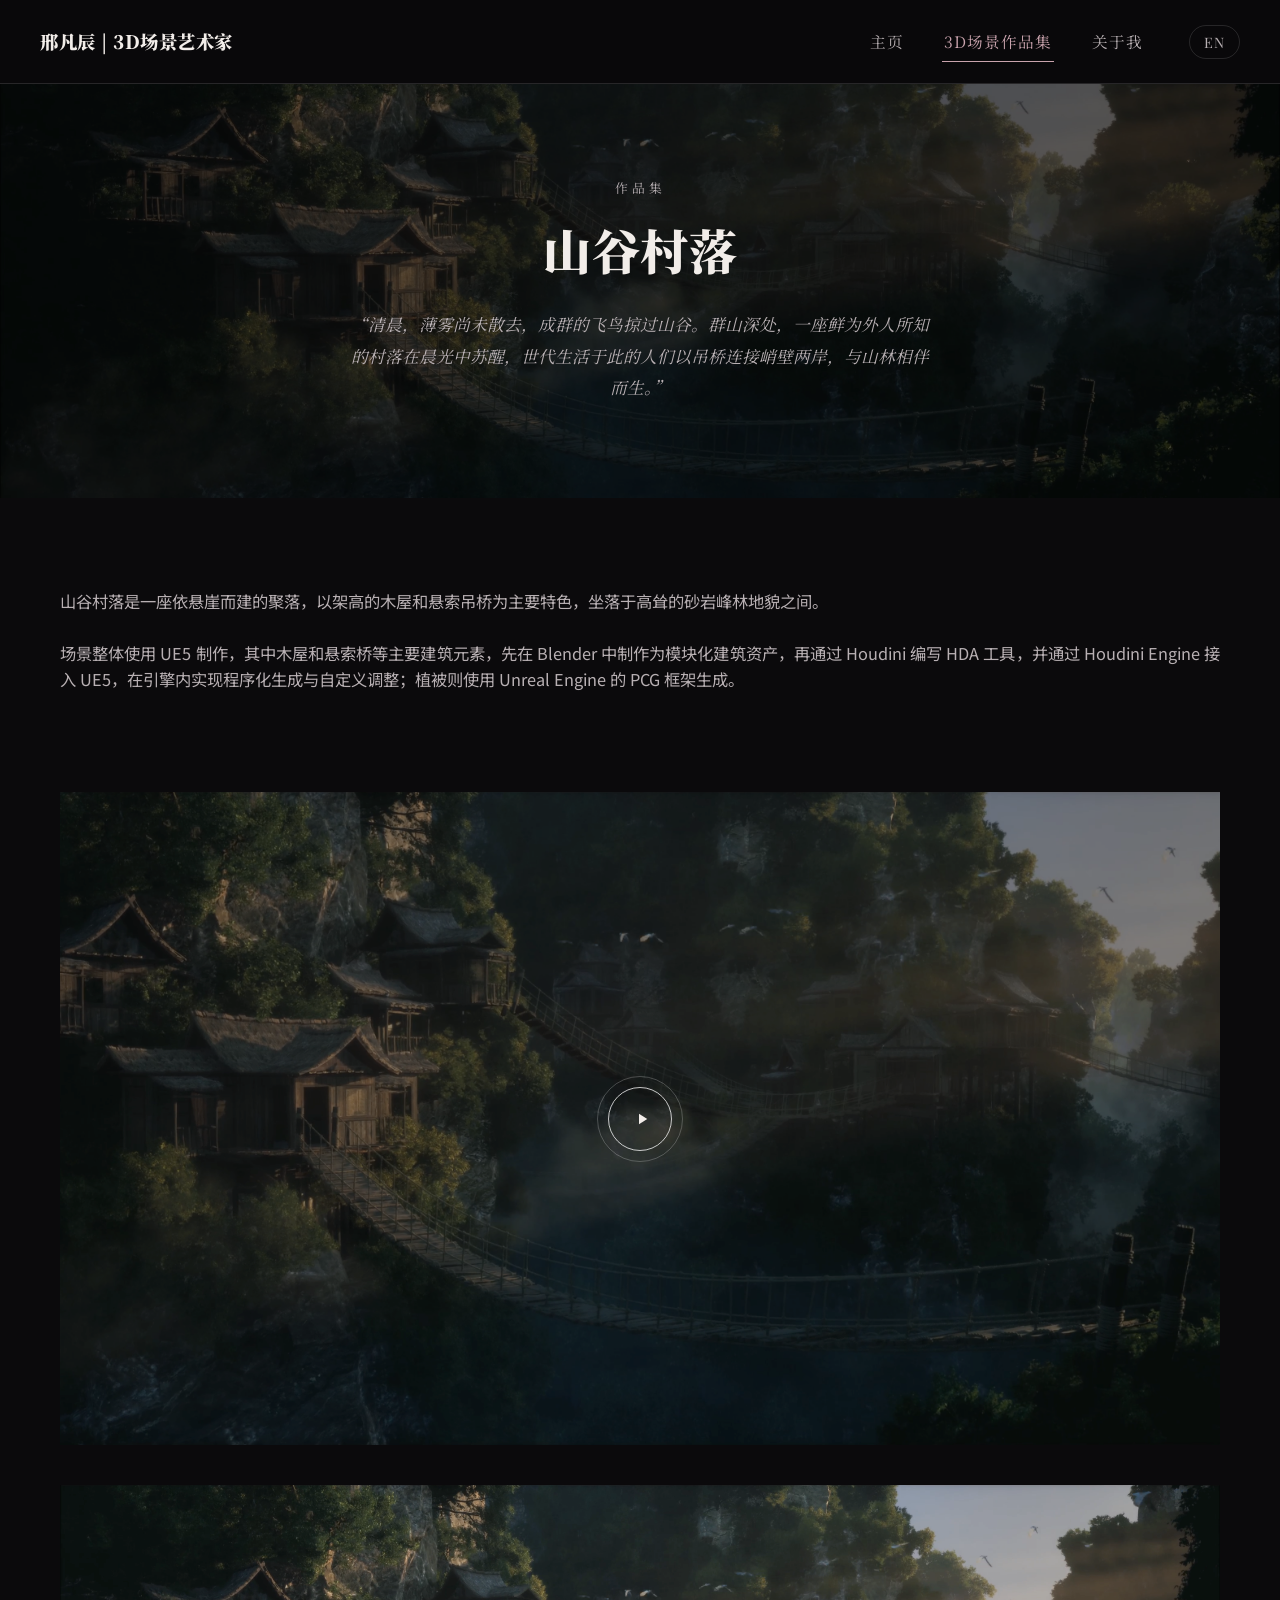
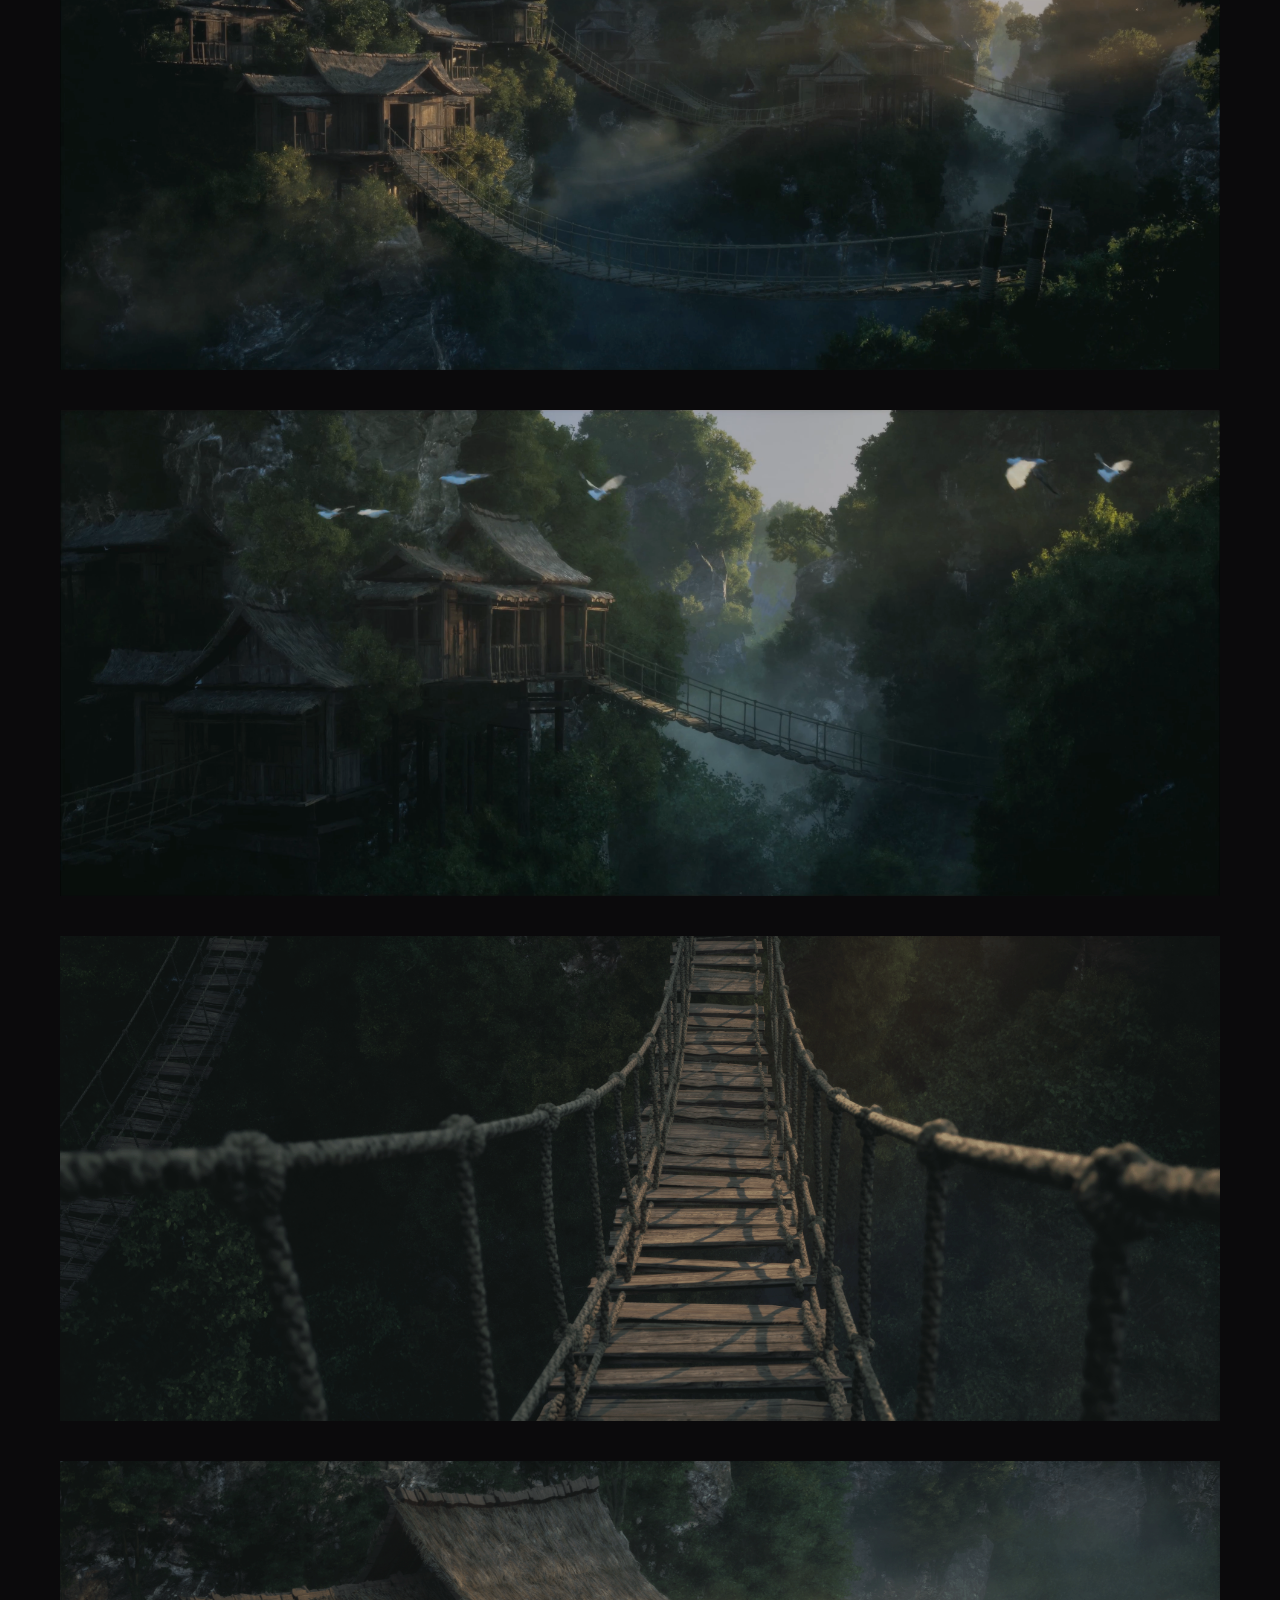
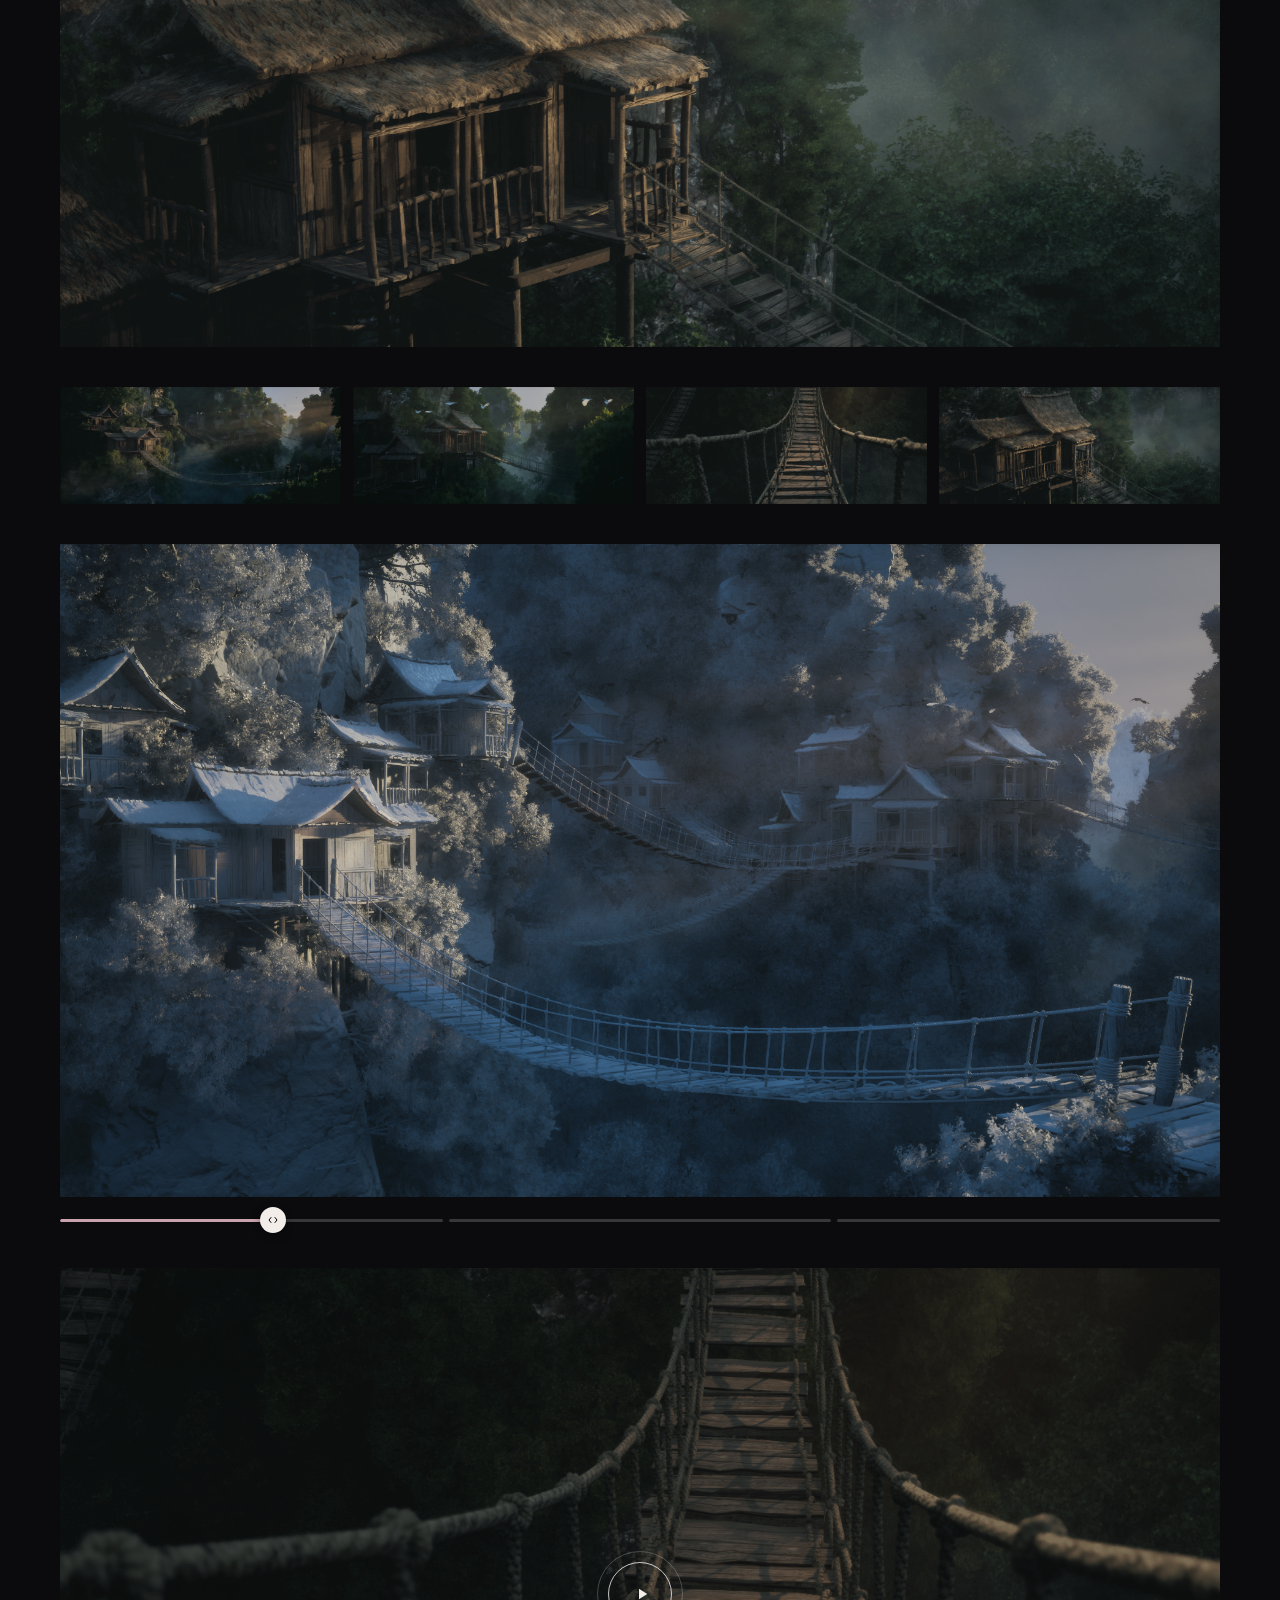
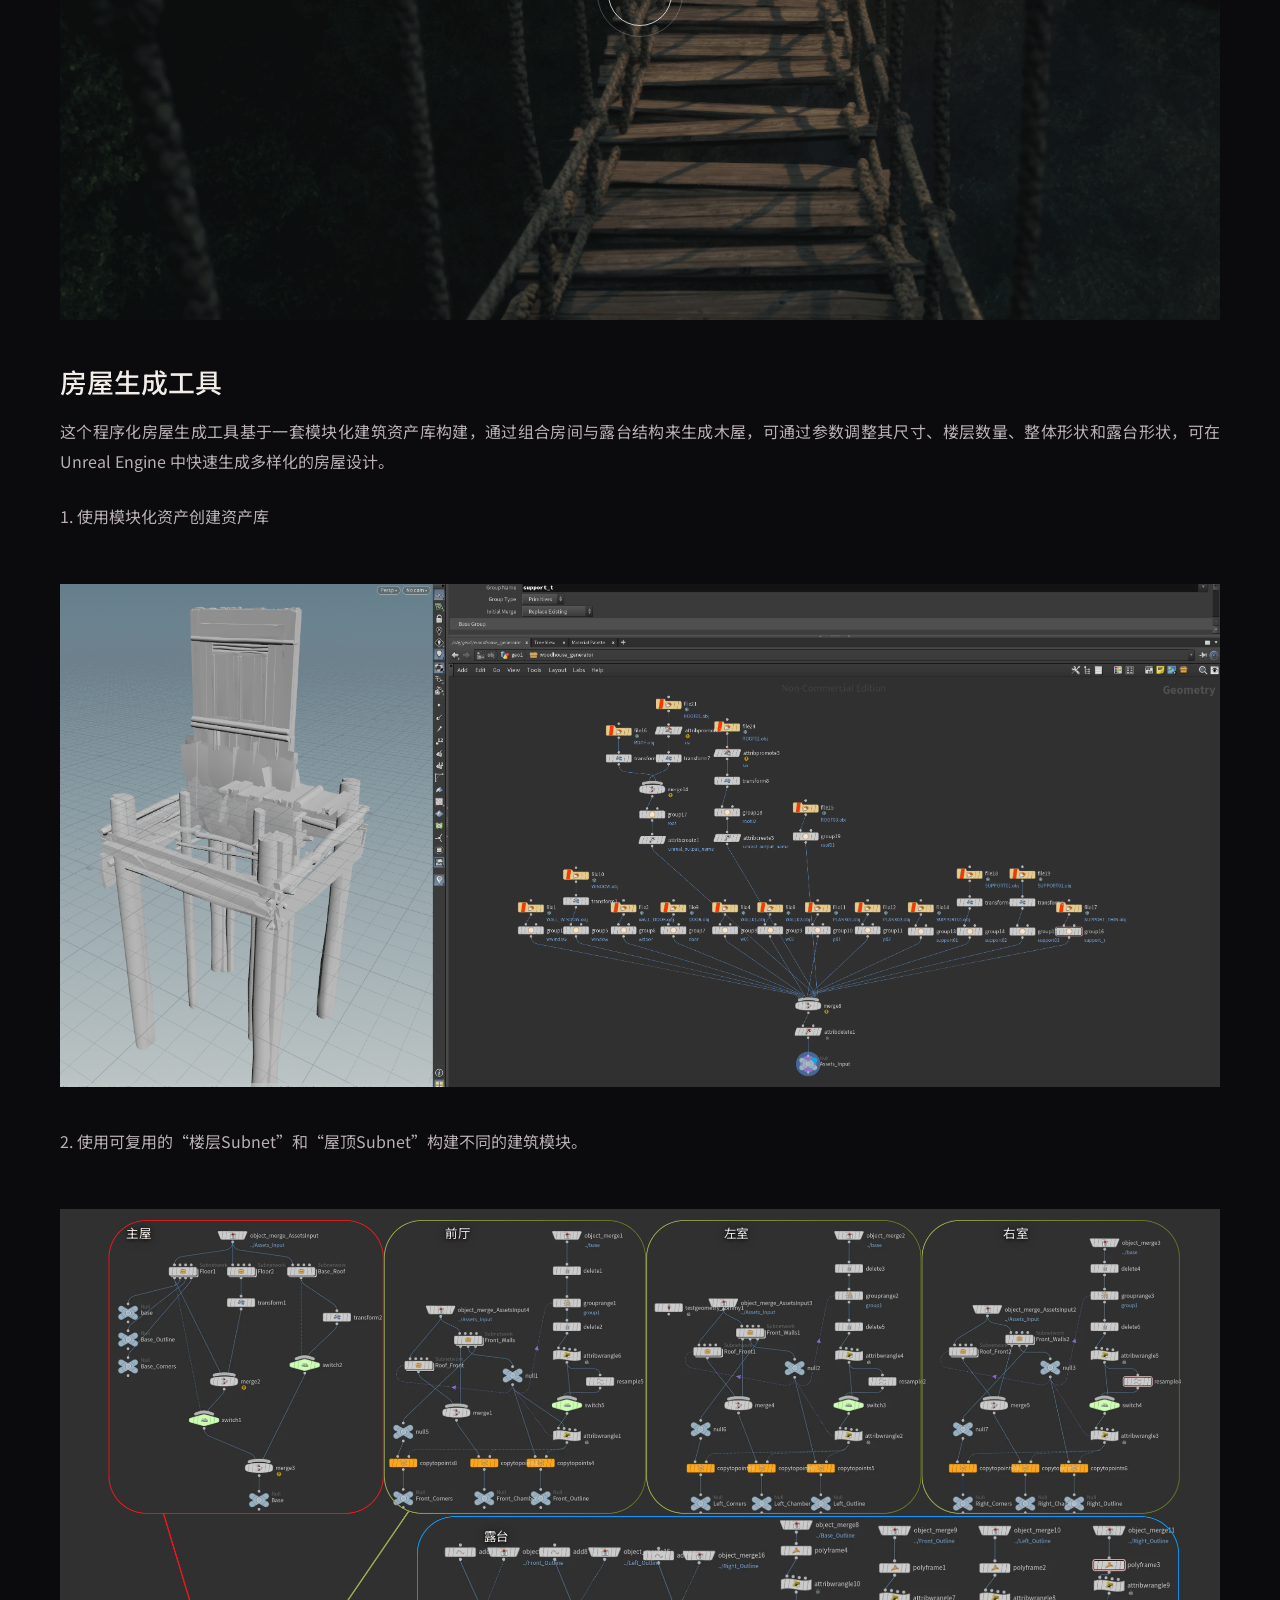
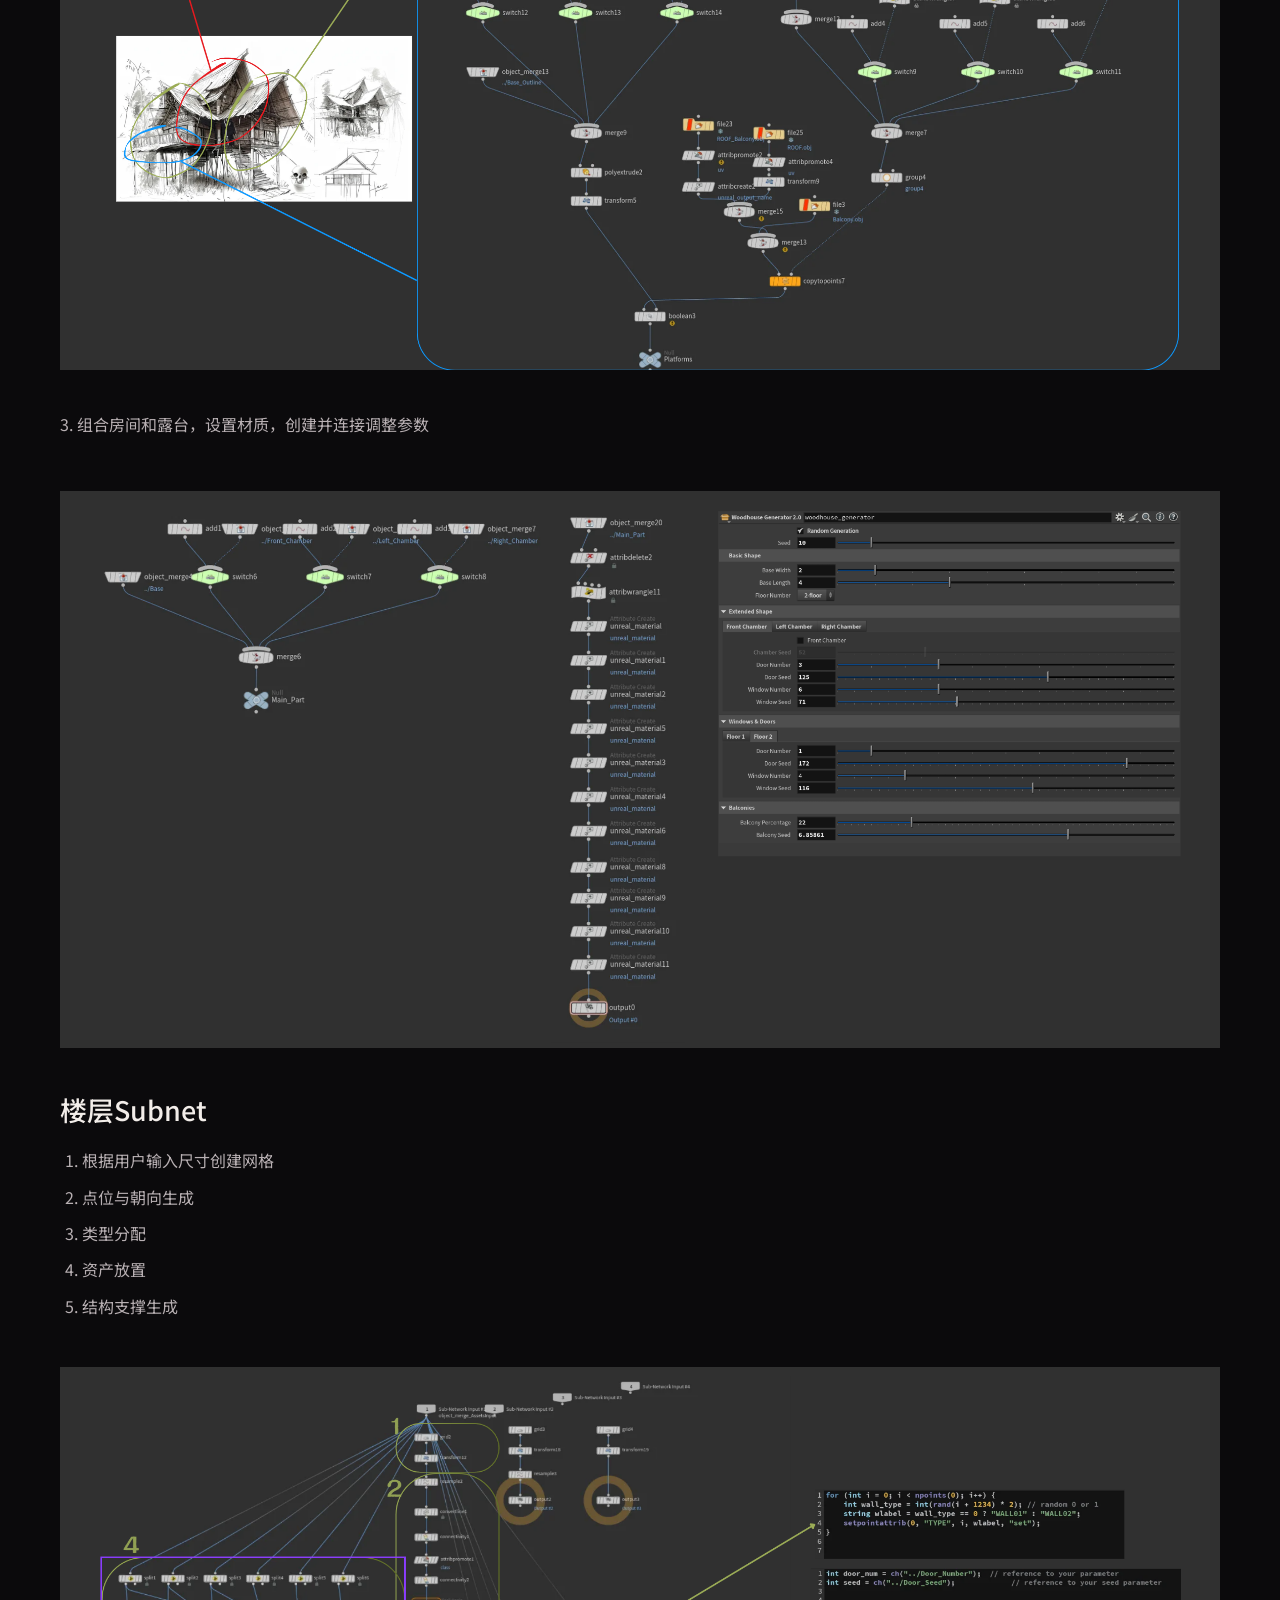
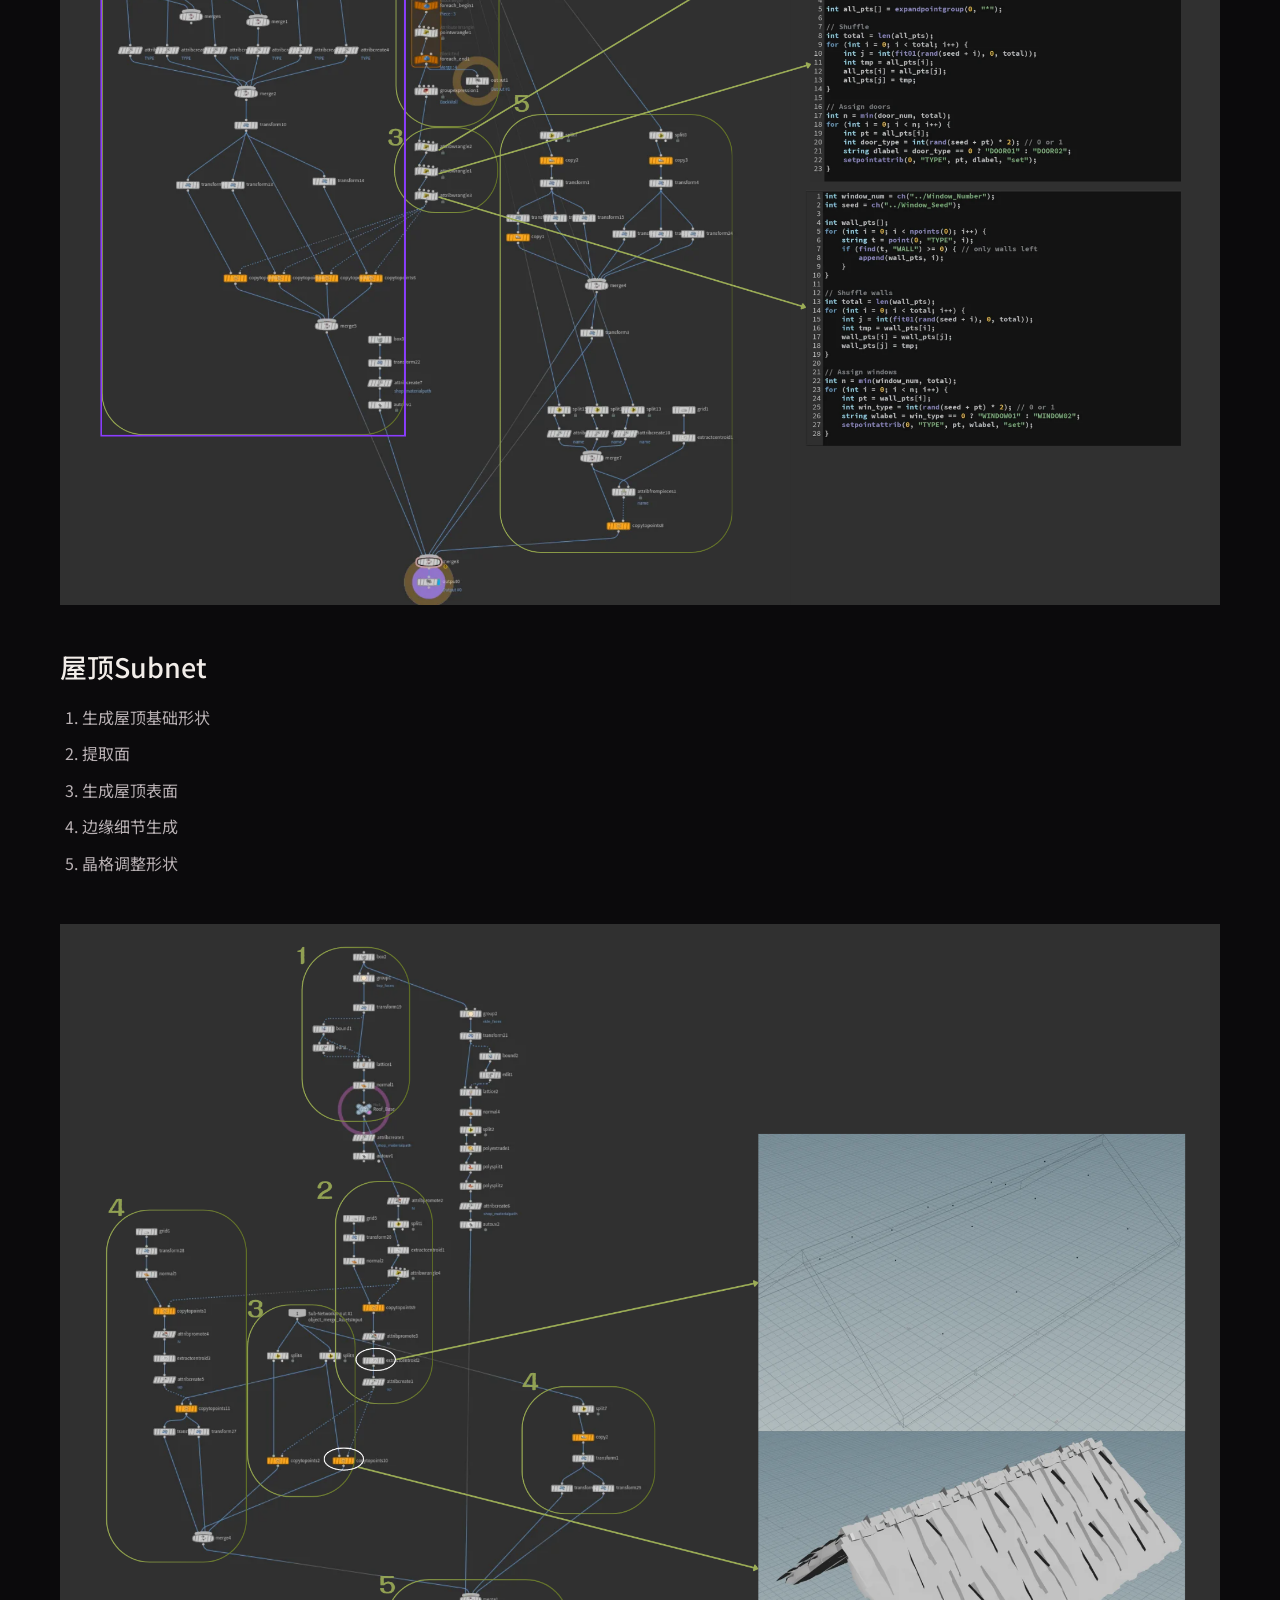
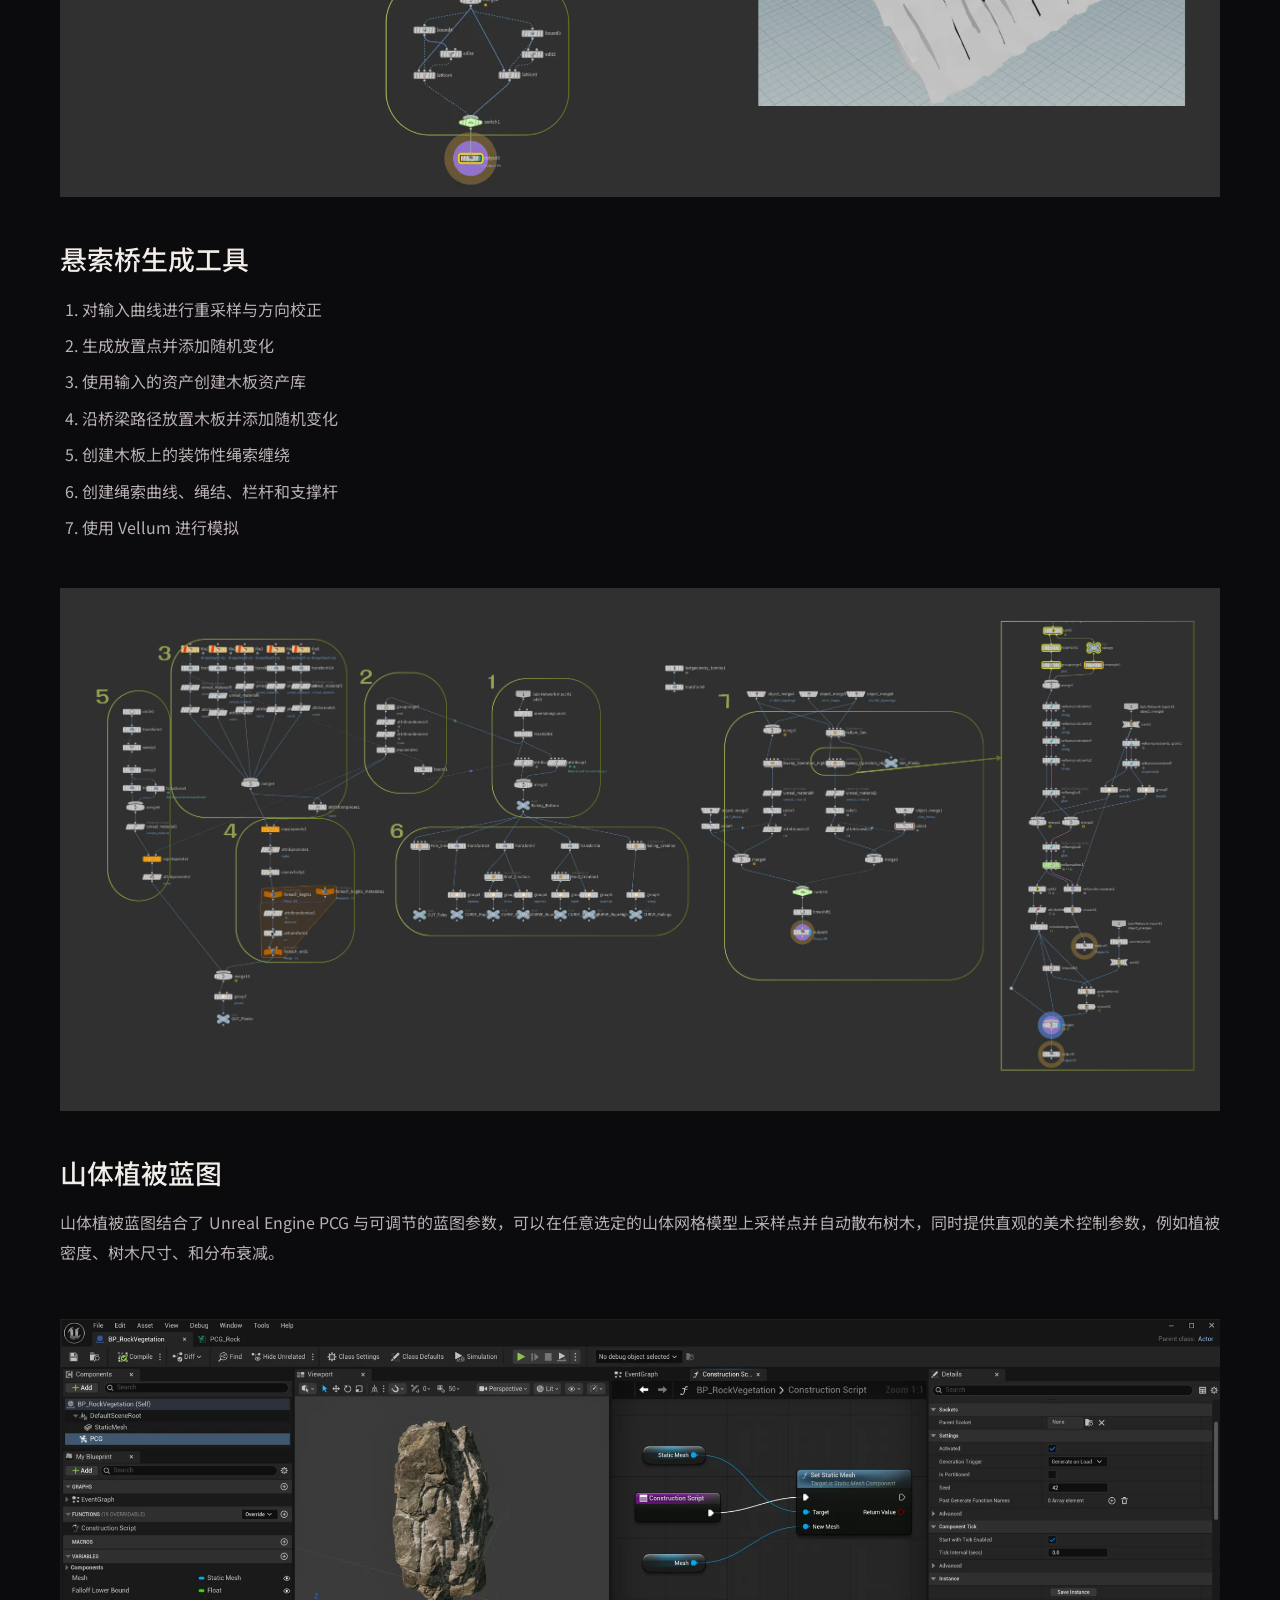
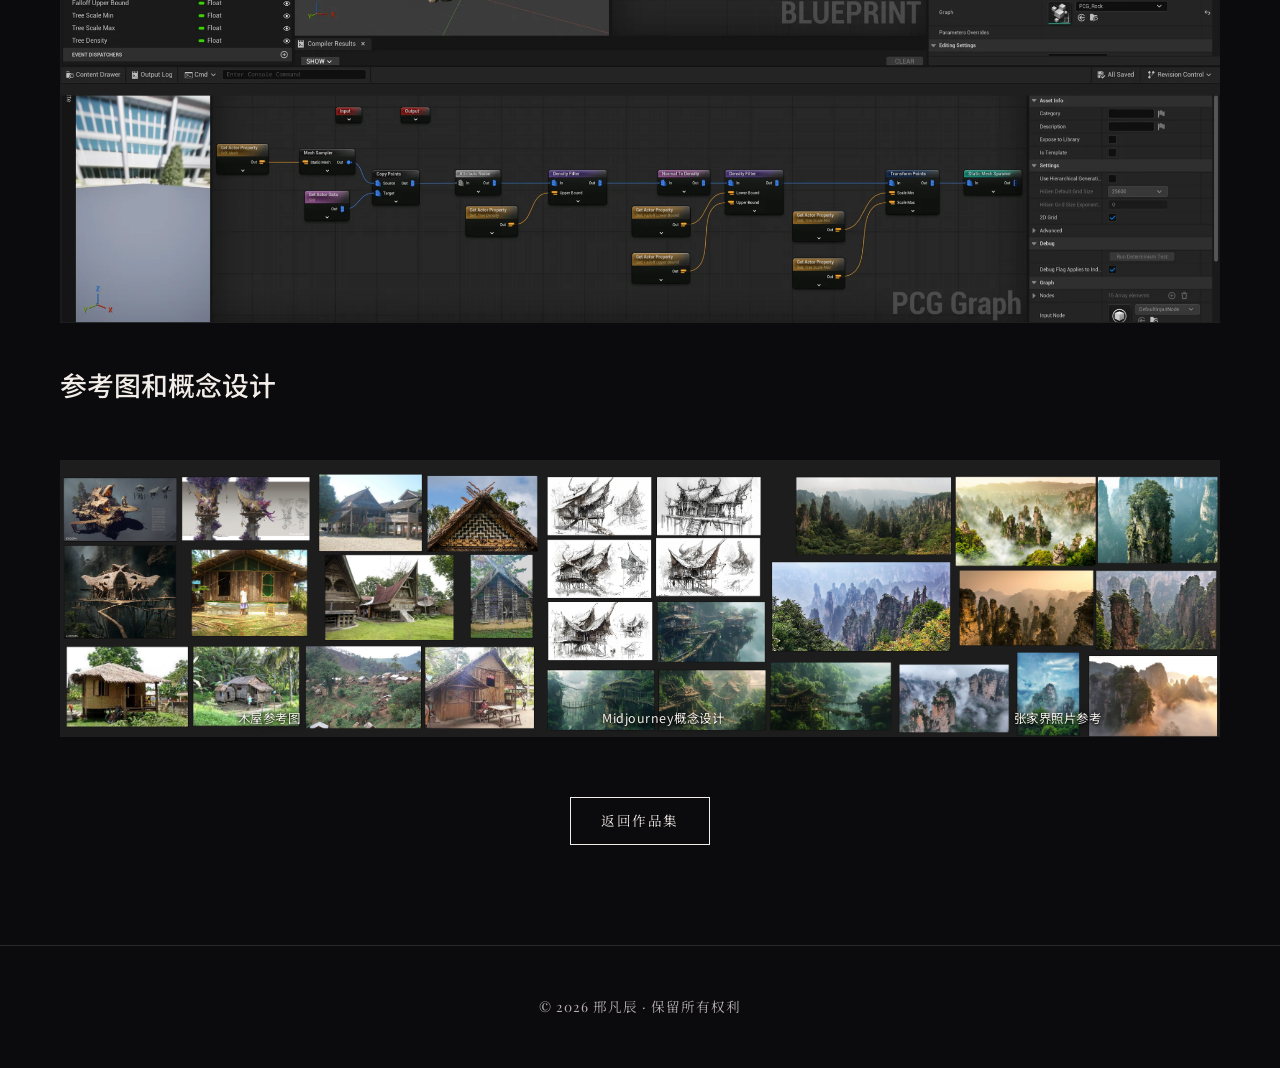
<file: valley-village.html>
<!DOCTYPE html>
<html lang="zh-CN">
<head>
<meta charset="UTF-8">
<meta name="viewport" content="width=device-width, initial-scale=1.0">
<title>山谷村落 | 邢凡辰</title>
<link rel="stylesheet" href="css/style.css">
</head>
<body>

<header class="site-header">
  <div class="brand" data-zh="邢凡辰 | 3D场景艺术家" data-en="Fanchen Xing | 3D Environment Artist">邢凡辰 | 3D场景艺术家</div>
  <nav class="main-nav">
    <a href="index.html" data-zh="主页" data-en="Home">主页</a>
    <a href="portfolio.html" class="active" data-zh="3D场景作品集" data-en="Portfolio">3D场景作品集</a>
    <!-- <a href="practices.html" data-zh="日常练习" data-en="Practices">日常练习</a> -->
    <a href="about.html" data-zh="关于我" data-en="About Me">关于我</a>
    <button class="lang-toggle" type="button">EN</button>
  </nav>
  <button class="nav-toggle" aria-label="menu"><span></span><span></span><span></span></button>
</header>

<main>

  <section class="page-hero" style="background-image:url('AssetLibrary/ValleyVillage/ValleyVillage_Cover.png');">
    <div class="overlay"></div>
    <div class="page-hero-content">
      <div class="page-kicker" data-zh="作品集" data-en="PORTFOLIO">作品集</div>
      <h1 class="page-title" data-zh="山谷村落" data-en="Valley Village">山谷村落</h1>
      <p class="page-quote" data-zh="“清晨，薄雾尚未散去，成群的飞鸟掠过山谷。群山深处，一座鲜为外人所知的村落在晨光中苏醒，世代生活于此的人们以吊桥连接峭壁两岸，与山林相伴而生。”" data-en="“At dawn, before the mist has lifted, flocks of birds sweep low across the valley. Deep in the mountains, a village unknown to outsiders wakes in the morning light — its people, who have lived here for generations, bridge the cliffs with rope and timber, bound to the forest around them.”">“清晨，薄雾尚未散去，成群的飞鸟掠过山谷。群山深处，一座鲜为外人所知的村落在晨光中苏醒，世代生活于此的人们以吊桥连接峭壁两岸，与山林相伴而生。”</p>
    </div>
  </section>

  <section class="project-detail">
    <p data-zh="山谷村落是一座依悬崖而建的聚落，以架高的木屋和悬索吊桥为主要特色，坐落于高耸的砂岩峰林地貌之间。" data-en="Valley Village is a cliffside settlement built around elevated wooden houses and suspension bridges, set within a landscape of towering sandstone peaks.">山谷村落是一座依悬崖而建的聚落，以架高的木屋和悬索吊桥为主要特色，坐落于高耸的砂岩峰林地貌之间。</p>
    <p data-zh="场景整体使用 UE5 制作，其中木屋和悬索桥等主要建筑元素，先在 Blender 中制作为模块化建筑资产，再通过 Houdini 编写 HDA 工具，并通过 Houdini Engine 接入 UE5，在引擎内实现程序化生成与自定义调整；植被则使用 Unreal Engine 的 PCG 框架生成。" data-en="The scene was built entirely in UE5. Its main architectural elements — the wooden houses and suspension bridges — were first modeled as modular building assets in Blender, then driven by custom HDAs authored in Houdini and brought into UE5 via Houdini Engine for in-engine procedural generation and fine-tuning. Vegetation was generated using Unreal Engine's PCG framework.">场景整体使用 UE5 制作，其中木屋和悬索桥等主要建筑元素，先在 Blender 中制作为模块化建筑资产，再通过 Houdini 编写 HDA 工具，并通过 Houdini Engine 接入 UE5，在引擎内实现程序化生成与自定义调整；植被则使用 Unreal Engine 的 PCG 框架生成。</p>
  </section>

  <div class="project-gallery">

    <div class="video-embed video-facade" data-vimeo="1203161148" style="background-image:url('AssetLibrary/ValleyVillage/ValleyVillage_Cover.png');">
      <button class="play-btn" type="button" aria-label="播放视频"><span class="play-circle"><svg viewBox="0 0 24 24" fill="currentColor"><path d="M8 5v14l11-7z"/></svg></span></button>
    </div>

    <img src="AssetLibrary/ValleyVillage/ValleyVillage_P01.png" alt="山谷村落 P01">
    <img src="AssetLibrary/ValleyVillage/ValleyVillage_P02.png" alt="山谷村落 P02">
    <img src="AssetLibrary/ValleyVillage/ValleyVillage_P03.png" alt="山谷村落 P03">
    <img src="AssetLibrary/ValleyVillage/ValleyVillage_P04.png" alt="山谷村落 P04">

    <div class="thumb-row">
      <img src="AssetLibrary/ValleyVillage/ValleyVillage_P01.png" alt="山谷村落 P01 缩略图">
      <img src="AssetLibrary/ValleyVillage/ValleyVillage_P02.png" alt="山谷村落 P02 缩略图">
      <img src="AssetLibrary/ValleyVillage/ValleyVillage_P03.png" alt="山谷村落 P03 缩略图">
      <img src="AssetLibrary/ValleyVillage/ValleyVillage_P04.png" alt="山谷村落 P04 缩略图">
    </div>

    <div class="image-reel" data-duration="1000">
      <div class="reel-stage">
        <img class="reel-slide active" src="AssetLibrary/ValleyVillage/ValleyVillage_P05_Slider01.png" alt="山谷村落 P05">
        <img class="reel-slide" src="AssetLibrary/ValleyVillage/ValleyVillage_P05_Slider02.png" alt="山谷村落 P05">
        <img class="reel-slide" src="AssetLibrary/ValleyVillage/ValleyVillage_P05_Slider03.png" alt="山谷村落 P05">
      </div>
      <div class="reel-track"></div>
    </div>

    <div class="video-embed video-facade" data-vimeo="1203156890" style="background-image:url('AssetLibrary/ValleyVillage/ValleyVillage_P03.png');">
      <button class="play-btn" type="button" aria-label="播放视频"><span class="play-circle"><svg viewBox="0 0 24 24" fill="currentColor"><path d="M8 5v14l11-7z"/></svg></span></button>
    </div>

    <div class="gallery-text">
      <h3 class="gallery-heading" data-zh="房屋生成工具" data-en="Procedural House Generator">房屋生成工具</h3>
      <p data-zh="这个程序化房屋生成工具基于一套模块化建筑资产库构建，通过组合房间与露台结构来生成木屋，可通过参数调整其尺寸、楼层数量、整体形状和露台形状，可在 Unreal Engine 中快速生成多样化的房屋设计。" data-en="This procedural house generator is built on a library of modular architectural assets. It assembles rooms and balcony structures into wooden houses, with parameters to adjust size, floor count, overall shape, and balcony shape — enabling fast generation of varied house designs directly in Unreal Engine.">这个程序化房屋生成工具基于一套模块化建筑资产库构建，通过组合房间与露台结构来生成木屋，可通过参数调整其尺寸、楼层数量、整体形状和露台形状，可在 Unreal Engine 中快速生成多样化的房屋设计。</p>
      <p class="step-spaced" data-zh="1. 使用模块化资产创建资产库" data-en="1. Build the asset library from modular components">1. 使用模块化资产创建资产库</p>
    </div>
    <img src="AssetLibrary/ValleyVillage/VallyeVillage_P06.png" alt="山谷村落 P06">

    <div class="gallery-text">
      <p data-zh="2. 使用可复用的“楼层Subnet”和“屋顶Subnet”构建不同的建筑模块。" data-en="2. Assemble building modules using reusable Floor and Roof subnetworks.">2. 使用可复用的“楼层Subnet”和“屋顶Subnet”构建不同的建筑模块。</p>
    </div>
    <div class="image-annotated">
      <img src="AssetLibrary/ValleyVillage/VallyeVillage_P07.png" alt="山谷村落 P07">
      <span class="img-label" style="left:6.8%; top:2%;" data-zh="主屋" data-en="Main House">主屋</span>
      <span class="img-label" style="left:34.3%; top:2%;" data-zh="前厅" data-en="Front Hall">前厅</span>
      <span class="img-label" style="left:58.3%; top:2%;" data-zh="左室" data-en="Left Room">左室</span>
      <span class="img-label" style="left:82.4%; top:2%;" data-zh="右室" data-en="Right Room">右室</span>
      <span class="img-label" style="left:37.6%; top:41.8%;" data-zh="露台" data-en="Balcony">露台</span>
    </div>

    <div class="gallery-text">
      <p data-zh="3. 组合房间和露台，设置材质，创建并连接调整参数" data-en="3. Combine rooms and balconies, assign materials, and wire up adjustable parameters.">3. 组合房间和露台，设置材质，创建并连接调整参数</p>
    </div>
    <img src="AssetLibrary/ValleyVillage/VallyeVillage_P08.png" alt="山谷村落 P08">

    <div class="gallery-text">
      <h3 class="gallery-heading" data-zh="楼层Subnet" data-en="Floor Subnetwork">楼层Subnet</h3>
      <ol>
        <li data-zh="根据用户输入尺寸创建网格" data-en="Generate a grid from user-defined dimensions">根据用户输入尺寸创建网格</li>
        <li data-zh="点位与朝向生成" data-en="Generate points and orientation">点位与朝向生成</li>
        <li data-zh="类型分配" data-en="Assign types">类型分配</li>
        <li data-zh="资产放置" data-en="Place assets">资产放置</li>
        <li data-zh="结构支撑生成" data-en="Generate structural supports">结构支撑生成</li>
      </ol>
    </div>
    <img src="AssetLibrary/ValleyVillage/VallyeVillage_P09.png" alt="山谷村落 P09">

    <div class="gallery-text">
      <h3 class="gallery-heading" data-zh="屋顶Subnet" data-en="Roof Subnetwork">屋顶Subnet</h3>
      <ol>
        <li data-zh="生成屋顶基础形状" data-en="Generate the base roof shape">生成屋顶基础形状</li>
        <li data-zh="提取面" data-en="Extract faces">提取面</li>
        <li data-zh="生成屋顶表面" data-en="Generate roof surfaces">生成屋顶表面</li>
        <li data-zh="边缘细节生成" data-en="Generate edge details">边缘细节生成</li>
        <li data-zh="晶格调整形状" data-en="Adjust shape with a lattice">晶格调整形状</li>
      </ol>
    </div>
    <img src="AssetLibrary/ValleyVillage/VallyeVillage_P10.png" alt="山谷村落 P10">

    <div class="gallery-text">
      <h3 class="gallery-heading" data-zh="悬索桥生成工具" data-en="Suspension Bridge Generator">悬索桥生成工具</h3>
      <ol>
        <li data-zh="对输入曲线进行重采样与方向校正" data-en="Resample the input curve and correct its orientation">对输入曲线进行重采样与方向校正</li>
        <li data-zh="生成放置点并添加随机变化" data-en="Generate placement points with randomized variation">生成放置点并添加随机变化</li>
        <li data-zh="使用输入的资产创建木板资产库" data-en="Build a plank asset library from input assets">使用输入的资产创建木板资产库</li>
        <li data-zh="沿桥梁路径放置木板并添加随机变化" data-en="Place planks along the bridge path with randomized variation">沿桥梁路径放置木板并添加随机变化</li>
        <li data-zh="创建木板上的装饰性绳索缠绕" data-en="Add decorative rope wrapping on the planks">创建木板上的装饰性绳索缠绕</li>
        <li data-zh="创建绳索曲线、绳结、栏杆和支撑杆" data-en="Create rope curves, knots, railings, and support posts">创建绳索曲线、绳结、栏杆和支撑杆</li>
        <li data-zh="使用 Vellum 进行模拟" data-en="Simulate with Vellum">使用 Vellum 进行模拟</li>
      </ol>
    </div>
    <img src="AssetLibrary/ValleyVillage/VallyeVillage_P11.png" alt="山谷村落 P11">

    <div class="gallery-text">
      <h3 class="gallery-heading" data-zh="山体植被蓝图" data-en="Mountain Vegetation Blueprint">山体植被蓝图</h3>
      <p data-zh="山体植被蓝图结合了 Unreal Engine PCG 与可调节的蓝图参数，可以在任意选定的山体网格模型上采样点并自动散布树木，同时提供直观的美术控制参数，例如植被密度、树木尺寸、和分布衰减。" data-en="The mountain vegetation blueprint combines Unreal Engine's PCG framework with adjustable Blueprint parameters, sampling points across any selected mountain mesh to automatically scatter trees — with intuitive art-direction controls for density, tree size, and falloff.">山体植被蓝图结合了 Unreal Engine PCG 与可调节的蓝图参数，可以在任意选定的山体网格模型上采样点并自动散布树木，同时提供直观的美术控制参数，例如植被密度、树木尺寸、和分布衰减。</p>
    </div>
    <img src="AssetLibrary/ValleyVillage/VallyeVillage_P12.png" alt="山谷村落 P12">

    <div class="gallery-text">
      <h3 class="gallery-heading" data-zh="参考图和概念设计" data-en="References and Concept Art">参考图和概念设计</h3>
    </div>
    <div class="image-annotated">
      <img src="AssetLibrary/ValleyVillage/VallyeVillage_P13.png" alt="山谷村落 P13">
      <span class="img-label" style="left:18%; top:90%;" data-zh="木屋参考图" data-en="References of wood hubs">木屋参考图</span>
      <span class="img-label" style="left:52%; top:90%;" data-zh="Midjourney概念设计" data-en="Concept arts by Midjourney">Midjourney概念设计</span>
      <span class="img-label" style="left:86%; top:90%;" data-zh="张家界照片参考" data-en="Photos of zhangjiajie">张家界照片参考</span>
    </div>

  </div>

  <div class="project-back">
    <a class="btn-outline" href="portfolio.html" data-zh="返回作品集" data-en="Back to Portfolio">返回作品集</a>
  </div>

</main>

<footer class="site-footer">
  <span data-zh="© 2026 邢凡辰 · 保留所有权利" data-en="© 2026 Fanchen Xing · All Rights Reserved">© 2026 邢凡辰 · 保留所有权利</span>
</footer>

<script src="js/script.js"></script>
</body>
</html>
</file>
<file: seaside/style.css>
@charset "UTF-8";
:root{--paper:#f7f6f1;--ink:#293e48;--muted:#68777b;--line:#d8ddd7;--accent:#a6523f;--panel:#eef0e9}*{box-sizing:border-box}html{scroll-behavior:smooth;scroll-padding-top:25px}body{margin:0;background:var(--paper);color:var(--ink);font:15px/1.85 Arial,"Microsoft YaHei",sans-serif}a{color:inherit;text-decoration:none}button{font:inherit;cursor:pointer}header,main,footer{max-width:1440px;margin:auto}header{padding:25px 5%;display:flex;align-items:center;justify-content:space-between;gap:24px;border-bottom:1px solid var(--line)}.brand{font-size:19px;font-weight:700;letter-spacing:.07em}.brand span{display:block;font-size:9px;letter-spacing:.13em}header nav{display:flex;align-items:center;gap:26px;font-size:12px}.lang-toggle{background:transparent;color:var(--ink);border:1px solid var(--line);border-radius:20px;padding:4px 12px}a:hover{color:var(--accent)}.intro{padding:65px 7% 40px}.eyebrow{font:10px/1.6 monospace;letter-spacing:.14em;color:var(--muted)}h1{font-size:clamp(42px,5vw,70px);line-height:1.2;margin:22px 0 15px;font-weight:500;letter-spacing:-.04em}.subtitle{font-size:clamp(18px,2vw,25px);line-height:1.6;margin:0 0 35px;max-width:950px}.abstract{display:grid;grid-template-columns:120px 1fr;gap:25px;border-top:1px solid var(--line);padding-top:25px;max-width:1040px}.abstract p{margin:0;color:var(--muted)}.metadata{display:grid;grid-template-columns:1.2fr 1.3fr 1fr;gap:25px;margin:32px 0 0}.metadata dt{font:9px monospace;letter-spacing:.12em;color:var(--accent)}.metadata dd{font-size:12px;line-height:1.6;margin:8px 0 0}figure{margin:0}img{width:100%;display:block}.wide{margin:0 3%}.wide img{aspect-ratio:1.96;object-fit:cover}.wide figcaption,figcaption{font-size:11px;color:var(--muted);padding:13px 0;line-height:1.7}.contents{margin:24px 7% 45px;display:grid;grid-template-columns:repeat(6,1fr);border-top:1px solid var(--line);border-bottom:1px solid var(--line);padding:16px 0;gap:15px;font-size:12px}.contents a{display:flex;gap:10px;align-items:center}.contents small{font:10px monospace;color:var(--accent)}.study{margin:0 7%;padding:42px 0 54px;border-bottom:1px solid var(--line)}.section-title{display:flex;gap:26px;align-items:start;margin-bottom:26px}.section-no{font:italic 32px/1.5 Georgia,serif;color:var(--accent)}h2{font-size:clamp(24px,2.4vw,35px);font-weight:500;line-height:1.5;margin:6px 0 0;letter-spacing:-.025em}h3{font-size:17px;font-weight:600;line-height:1.6;margin:0 0 10px}p{margin:0 0 20px}.prose-grid{display:grid;grid-template-columns:1fr 1fr;gap:42px}.prose-grid p,.split p{color:var(--muted)}.criteria{display:grid;grid-template-columns:1fr 3fr;gap:30px;background:var(--panel);padding:24px 28px;margin-top:16px;border-left:2px solid var(--accent)}.criteria ul{padding-left:20px;margin:0;font-size:13px}.criteria li{margin-bottom:6px}.pipeline{display:grid;grid-template-columns:repeat(4,1fr);gap:0;margin:30px 0 40px;border:1px solid var(--line)}.pipeline>div{padding:20px;border-right:1px solid var(--line);position:relative}.pipeline>div:last-child{border:0}.pipeline>div:not(:last-child):after{content:'→';position:absolute;right:-9px;top:43%;background:var(--paper);color:var(--accent);z-index:1}.pipeline b{font:11px monospace;color:var(--accent)}.pipeline h3{margin:12px 0 5px}.pipeline p{font-size:12px;color:var(--muted);margin:0}.split{display:grid;grid-template-columns:1fr 1fr;gap:45px;align-items:center}.building img{height:600px;object-fit:cover;background:#d7ddd4}.note{border-left:2px solid #b9c7bc;background:var(--panel);padding:17px 20px;font-size:13px;color:var(--muted);margin:25px 0 0}.modules{margin-top:35px;overflow:hidden}.modules img{margin:-8% -12% -4%;width:124%}.modules figcaption{position:relative;background:var(--paper)}.table-wrap{overflow:auto;margin:22px 0}table{border-collapse:collapse;width:100%;font-size:13px;text-align:left;line-height:1.8}th{font-weight:500;background:var(--panel);border-top:1px solid var(--line);padding:13px 16px}td{padding:17px 16px;border-bottom:1px solid var(--line);vertical-align:top;color:var(--muted)}td:first-child{width:21%;font-weight:600;color:var(--ink)}td:nth-child(2){width:46%}.coast-note{margin-top:28px;max-width:860px}.coast-note p{color:var(--muted)}.theme-bar{display:flex;justify-content:space-between;align-items:center;gap:18px;margin:18px 0}.theme-bar>div:first-child{display:flex;gap:10px}.theme-bar button{padding:9px 16px;background:transparent;border:1px solid var(--line);color:var(--ink);border-radius:5px;font-size:13px}.theme-bar small{font-size:9px;margin-left:10px}.theme-bar button[aria-pressed=true]{background:var(--ink);color:var(--paper);border-color:var(--ink)}.swatches{display:flex;gap:5px}.swatches i{height:22px;width:22px;background:var(--c);border-radius:50%;border:1px solid #0001}.theme-image img{aspect-ratio:1.96;object-fit:cover}.theme-image figcaption{display:flex;gap:25px;align-items:baseline}.theme-image strong{font-size:15px;font-weight:500;color:var(--ink);white-space:nowrap}.evaluation-grid{display:grid;grid-template-columns:repeat(3,1fr);gap:26px;margin-top:20px}.evaluation-grid article{border-top:2px solid #b9c7bc;padding-top:17px}.evaluation-grid p{font-size:13px;color:var(--muted)}.closing{margin:0 7%;padding:50px 0 65px;display:flex;align-items:center;justify-content:space-between;gap:30px}.closing h2{font-size:26px}.closing p{font-size:13px;color:var(--muted);margin:10px 0 0;max-width:650px}.cta{border:1px solid var(--ink);padding:13px 20px;border-radius:5px;white-space:nowrap;font-size:14px}.cta:hover{background:var(--ink);color:white}footer{padding:24px 7%;border-top:1px solid var(--line);display:flex;justify-content:space-between;gap:20px;color:var(--muted);font-size:10px}:focus-visible{outline:3px solid #cd9568;outline-offset:4px}body[data-lang=en] .theme-bar small{display:none}
@media(max-width:850px){.contents{grid-template-columns:repeat(3,1fr)}header nav{gap:14px}.brand span{font-size:7px}.prose-grid{gap:25px}.split{gap:25px}.building img{height:470px}.theme-bar small{display:none}.metadata{grid-template-columns:1fr 1fr}.criteria{grid-template-columns:1fr}.evaluation-grid{grid-template-columns:1fr}.closing{align-items:start;flex-direction:column}}
@media(max-width:600px){body{font-size:14px}header{flex-direction:column;align-items:start;gap:12px;padding:18px 6%}header nav{width:100%;justify-content:space-between;gap:9px;font-size:11px}.intro{padding:35px 6% 25px}.abstract{display:block}.abstract>.eyebrow{display:block;margin-bottom:12px}.metadata{gap:20px}.metadata>div:last-child{grid-column:1/-1}.wide img{aspect-ratio:1.25}.contents{margin:18px 6% 15px;gap:12px;font-size:11px}.study{margin:0 6%;padding:32px 0}.section-title{gap:15px}.section-no{font-size:26px}.prose-grid,.split{grid-template-columns:1fr;gap:5px}.pipeline{grid-template-columns:1fr 1fr}.pipeline>div{border-bottom:1px solid var(--line);padding:15px}.pipeline>div:nth-child(2){border-right:0}.pipeline>div:nth-child(2):after{display:none}.pipeline>div:nth-child(3){border-bottom:0}.building img{height:460px}.split>div{margin-top:18px}.criteria{padding:20px;gap:8px}.table-wrap table{min-width:580px}.theme-bar button{padding:9px 10px;font-size:11px}.swatches{gap:2px}.swatches i{height:16px;width:16px}.theme-image img{aspect-ratio:1.25}.theme-image figcaption{display:block}.theme-image strong{display:block;white-space:normal;margin-bottom:5px}.modules img{width:136%;margin-left:-18%;margin-right:-18%}.closing{margin:0 6%;padding:35px 0}footer{flex-wrap:wrap}footer>span:nth-child(2){max-width:220px}}
@media(prefers-reduced-motion:reduce){html{scroll-behavior:auto}}

.ai-credit{display:inline-block;font-size:13px;letter-spacing:.03em;color:var(--accent);border-left:3px solid var(--accent);padding:4px 0 4px 12px;margin:0 0 20px}.intro>.abstract+p{max-width:1040px;font-size:14px;color:var(--muted);margin-top:22px}.contents{grid-template-columns:repeat(7,1fr)}.hda-workflow{margin:24px 0 32px;padding:24px 28px;background:var(--panel);border-left:2px solid var(--accent)}.hda-workflow>p{color:var(--muted)}.hda-flow{display:flex;align-items:center;gap:18px;font-size:13px;margin:20px 0}.hda-flow b{color:var(--accent);font-weight:400}.workflow-note{font-size:12px;margin-bottom:0}.collaboration-list article{display:grid;grid-template-columns:45px 1fr;gap:24px;padding:24px 0;border-top:1px solid var(--line)}.collaboration-no{font:italic 24px Georgia,serif;color:var(--accent)}.collaboration-list p{max-width:920px;margin:0;color:var(--muted)}@media(max-width:850px){.contents{grid-template-columns:repeat(3,1fr)}}@media(max-width:600px){.hda-flow{flex-direction:column;align-items:start;gap:8px}.hda-flow b{transform:rotate(90deg)}.hda-workflow{padding:20px}.collaboration-list article{gap:12px;grid-template-columns:28px 1fr}.ai-credit{font-size:12px}}

/* A centered invitation to the interactive town. */
.closing{flex-direction:column;align-items:center;justify-content:center;text-align:center;gap:26px;padding:68px 0 76px}.closing h2{font-size:clamp(28px,3.2vw,42px);margin:14px 0}.closing p{margin:12px auto 0;max-width:560px;line-height:1.9}.closing .cta{display:inline-flex;align-items:center;justify-content:center;gap:10px;background:#c65b2a;border-color:#c65b2a;color:#fff;padding:15px 30px;border-radius:8px;box-shadow:0 5px 15px #c65b2a20;transition:background .2s,transform .2s}.closing .cta:hover{background:#ad4820;border-color:#ad4820;transform:translateY(-2px)}@media(max-width:600px){.closing{padding:46px 0 54px;gap:23px}.closing p{max-width:32em}}
</file>
<file: css/navigation.css>
/* Shared navigation geometry; pages vary through tone tokens only. */
body{padding-top:80px!important}html{scroll-padding-top:100px}
#fx-header{--fx-bg:#111217;--fx-fg:#f3f0e9;--fx-muted:#b5b4b5;--fx-line:#ffffff24;--fx-active:#e0baa4;position:fixed;inset:0 0 auto;z-index:2000;width:100%;max-width:none;height:80px;min-height:0;margin:0;padding:0;display:block;background:var(--fx-bg);color:var(--fx-fg);border:0;border-bottom:1px solid var(--fx-line);font:14px/1.4 Arial,"Microsoft YaHei",sans-serif;box-sizing:border-box}
#fx-header[data-tone=light]{--fx-bg:#f7f6f1;--fx-fg:#293e48;--fx-muted:#65757b;--fx-line:#293e4826;--fx-active:#a6523f}
#fx-header .fx-header-inner{height:100%;max-width:1600px;padding:0 40px;margin:auto;display:flex;align-items:center;justify-content:space-between;gap:30px}
#fx-header .fx-brand{color:var(--fx-fg);text-decoration:none;white-space:nowrap}#fx-header .fx-brand strong{display:flex;gap:16px;align-items:center;font-size:17px;font-weight:600;letter-spacing:.1em;line-height:1.3}#fx-header .fx-brand strong span{font-size:13px;font-weight:400;letter-spacing:.08em;padding-left:16px;border-left:1px solid var(--fx-line)}#fx-header .fx-brand small{display:block;font-size:8px;letter-spacing:.17em;color:var(--fx-muted);margin-top:7px}
#fx-header .fx-actions{display:flex;align-items:center;gap:28px}#fx-header #fx-menu{display:flex;align-items:center;gap:30px;padding:0;margin:0;background:none;border:0;position:static;height:auto;width:auto}#fx-header #fx-menu a{display:block;position:relative;padding:10px 0;color:var(--fx-muted);text-decoration:none;font:13px/1.5 Arial,"Microsoft YaHei",sans-serif;letter-spacing:.02em;white-space:nowrap}#fx-header #fx-menu a:hover,#fx-header #fx-menu a[aria-current]{color:var(--fx-active)}#fx-header #fx-menu a[aria-current]:after{content:'';position:absolute;left:0;right:0;bottom:1px;height:2px;background:var(--fx-active)}
#fx-header .fx-language{font:12px Arial,sans-serif;letter-spacing:0;padding:8px 12px;min-width:45px;margin:0;border:1px solid var(--fx-line);border-radius:6px;background:transparent;color:var(--fx-fg);cursor:pointer}#fx-menu-toggle{display:none;background:none;border:1px solid var(--fx-line);border-radius:6px;width:38px;height:34px;padding:8px;cursor:pointer}#fx-menu-toggle span{display:block;height:1px;width:20px;margin:5px 0;background:var(--fx-fg)}#fx-header :focus-visible{outline:2px solid var(--fx-active);outline-offset:5px}
/* Shared editorial spacing for the legacy portfolio pages. */
body:has(.site-footer) .gallery-section{max-width:1480px;margin:auto;padding-left:clamp(22px,5vw,80px);padding-right:clamp(22px,5vw,80px)}body:has(.site-footer) .project-detail{max-width:1080px}body:has(.site-footer) .project-detail p,body:has(.site-footer) .gallery-text p{line-height:1.95}body:has(.site-footer) .page-title{letter-spacing:.025em}
.fx-tool-header{height:76px;display:flex;align-items:center;justify-content:space-between;gap:16px;padding:0 27px;background:#fffaf0;border-bottom:1px solid #e8e7dc}.fx-generator main{height:calc(100dvh - 156px)}.fx-generator .site-return{font-size:13px;padding:10px 14px}.fx-generator.capture #fx-header,.fx-generator.capture .fx-tool-header{display:none}.fx-generator.capture{padding-top:0!important}.fx-generator.capture main{height:100vh}
@media(max-width:900px){#fx-header .fx-header-inner{padding:0 24px}#fx-header #fx-menu{gap:18px}#fx-header .fx-actions{gap:16px}#fx-header .fx-brand strong span{display:none}}
@media(max-width:720px){body{padding-top:68px!important}#fx-header{height:68px}#fx-header .fx-header-inner{padding:0 18px;gap:15px}#fx-header .fx-brand strong{font-size:15px}#fx-header .fx-brand small{font-size:7px;letter-spacing:.08em}#fx-header .fx-actions{gap:10px}#fx-menu-toggle{display:block}#fx-header #fx-menu{display:none;position:absolute;left:0;right:0;top:68px;width:100%;padding:14px 24px 22px;background:var(--fx-bg);border-bottom:1px solid var(--fx-line);flex-direction:column;align-items:stretch;gap:2px;box-shadow:0 14px 20px #0002}#fx-header #fx-menu.fx-open{display:flex}#fx-header #fx-menu a{padding:12px 0}#fx-header #fx-menu a[aria-current]:after{right:auto;width:24px}.fx-tool-header{min-height:104px;height:auto;flex-wrap:wrap;gap:8px;padding:10px 14px}.fx-tool-header .site-return{order:3;width:100%;justify-content:center;padding:7px}.fx-generator main{height:calc(100dvh - 180px)}}

body .page-hero,body .about-section{margin-top:0}
</file>
<file: interactive/seaside/style.css>
:root{font-family:"Segoe UI","Microsoft YaHei UI","Microsoft YaHei",sans-serif;color:#294c62;background:#eef6fa;font-size:13px;font-synthesis:none;--sea:#287fba;--line:#dce9ef;--muted:#708a99}*{box-sizing:border-box}body{margin:0}button,input,select{font:inherit}button{cursor:pointer}button:focus-visible,input:focus-visible,select:focus-visible{outline:2px solid #ed9876;outline-offset:3px}header{height:76px;display:flex;align-items:center;justify-content:space-between;padding:0 27px;border-bottom:1px solid var(--line);background:#fffdf7}.brand{display:flex;gap:12px;align-items:center}.mark{display:grid;place-items:center;width:37px;height:40px;background:var(--sea);color:#fff1cf;font-size:22px;border-radius:3px}.brand strong{font-size:18px;letter-spacing:2px}.brand-sub{display:block;font-size:9px;letter-spacing:1.5px;color:var(--muted);margin-top:4px}.project{display:flex;align-items:center;gap:10px;font-size:12px}.version{font:10px monospace;color:#7e99a8;border-left:1px solid var(--line);padding-left:12px;margin-left:8px}.live-dot{width:6px;height:6px;border-radius:50%;background:#efa478}.primary{background:var(--sea);color:#fff;border:0;padding:12px 16px;border-radius:4px}.primary span{margin-left:20px}main{display:flex;height:calc(100dvh - 76px);min-height:460px}aside{width:330px;flex-shrink:0;background:#fffdf7;border-right:1px solid var(--line);display:flex;flex-direction:column}nav{display:flex;padding:14px 15px 0;gap:4px}nav button{flex:1;padding:9px 0;background:none;border:0;color:#728c9c;border-radius:4px}nav button[aria-selected=true]{background:#dff1fc;color:var(--sea);font-weight:600}.panel-heading{padding:26px 23px 16px}.panel-heading small{font:9px monospace;color:#7598ae;letter-spacing:1.6px}h1{font-size:22px;font-weight:500;margin:9px 0 8px}.panel-heading p{font-size:11px;color:#718999;line-height:1.65;margin:0}#parameters{padding:0 23px 12px;overflow:auto;flex:1;scrollbar-width:thin;scrollbar-color:#c3dfea transparent}details{border-top:1px solid var(--line);padding:12px 0}summary{font-weight:600;font-size:12px;cursor:pointer;margin-bottom:5px;color:#3d6a83}summary::marker{color:#82b4cc}.field{padding:10px 0 8px}.field-label{display:flex;align-items:center;justify-content:space-between;gap:8px;font-size:12px;color:#40667b}.field label{cursor:help}.field input[type=number]{width:65px;border:1px solid #d3e5ef;background:#fff;color:#287fba;padding:4px 6px;border-radius:3px;text-align:right;font:11px monospace}.field input[type=range]{display:block;width:100%;accent-color:var(--sea);height:3px;margin:13px 0 5px;cursor:pointer}.field select{width:100%;margin-top:9px;padding:8px 6px;background:#fff;border:1px solid var(--line);border-radius:4px;color:#40667b;font-size:11px}.field input[type=checkbox]{accent-color:var(--sea);width:16px;height:16px}.field .help{display:none}.field:focus-within .help{display:block;color:#718999;font-size:10px;line-height:1.6;margin-top:6px}.panel-footer{padding:15px 23px 19px;border-top:1px solid var(--line);display:flex;align-items:center;justify-content:space-between;gap:8px}.panel-footer span{font-size:9px;color:#718999}.panel-footer button{border:0;background:none;text-decoration:underline;text-underline-offset:4px;font-size:10px;color:#417f9e;padding:0}#viewport{position:relative;overflow:hidden;flex:1;background:#e5f2f5;min-width:0}#viewport canvas{display:block;touch-action:none;width:100%;height:100%}.view-header{position:absolute;left:27px;top:25px;display:flex;align-items:center;gap:14px;pointer-events:none;z-index:1}.view-header>span:first-child{font-size:13px;color:#416f88}.material-badge{border:1px solid #cfdfeb;border-radius:30px;padding:5px 10px;color:#658395;font-size:10px}.view-tools{position:absolute;right:24px;top:23px;display:flex;gap:6px;z-index:2}.view-tools button{border:1px solid #d3e5ef;background:#fffdf6ed;border-radius:4px;color:#40718b;padding:7px 10px;font-size:11px}.stats{position:absolute;bottom:26px;left:28px;display:flex;gap:28px;pointer-events:none}.stats>div{display:flex;flex-direction:column;gap:5px}.stats strong{font:22px "Segoe UI",sans-serif;font-weight:300;color:#2b6688}.stats span{font-size:10px;color:#658395}.stats .timing{border-left:1px solid #c9dfe9;padding-left:24px}.stats .timing strong{font-size:15px;padding-top:7px}.view-hint{position:absolute;bottom:28px;right:26px;font-size:10px;color:#658395;pointer-events:none}.compass{position:absolute;right:30px;bottom:64px;color:#658395;font:10px monospace;text-align:center}.compass span{display:block;font-size:26px;line-height:28px}#message{position:absolute;left:50%;top:75px;transform:translateX(-50%);padding:9px 16px;border:1px solid #c8e2ee;border-radius:5px;background:#fffdf6f5;color:#40718b;font-size:11px;z-index:4;max-width:80%;text-align:center}#message:empty{display:none}#message.error{color:#9f462d;background:#fff1e8;border-color:#d8b09c}@media(max-width:800px){header{padding:0 14px;height:65px}.project{display:none}main{height:calc(100dvh - 65px)}aside{width:280px}.panel-heading{padding:20px 16px 12px}#parameters{padding:0 16px}nav{padding:10px 10px 0}.view-header{left:15px}.material-badge{display:none}.view-tools{right:14px;top:54px}.stats{left:16px;gap:16px}.view-hint{display:none}.stats .timing{padding-left:12px}.primary{padding:10px}.primary span{margin-left:8px}}@media(max-width:560px){main{flex-direction:column-reverse;height:calc(100dvh - 65px);min-height:660px}aside{width:100%;height:42%;border-top:1px solid var(--line);border-right:0}#viewport{min-height:340px}.panel-heading{display:none}nav{padding-bottom:6px}.panel-footer{padding:8px 16px}.stats{bottom:15px}.stats strong{font-size:17px}.stats .timing strong{font-size:12px;padding-top:5px}.compass{bottom:19px}#parameters{padding-top:4px}details{padding:9px 0}.field{padding:6px 0}.field input[type=range]{margin-bottom:10px}}

/* Summer workbench: light surfaces, soft shapes, restrained coral accents. */
header{background:#fffaf0;border-bottom:1px solid #e8e7dc}
.brand{gap:11px}.mark{width:42px;height:42px;border-radius:15px;background:#ffe6a4;color:#b67523;font-size:27px;transform:rotate(-6deg)}
.brand strong{letter-spacing:.5px;font-weight:650}.brand-sub{letter-spacing:1.2px;color:#69889c}
.primary{background:#f6b49a;color:#683f34;border:1px solid #f0a98f;border-radius:18px;padding:11px 18px;font-weight:600;transition:background .15s,transform .15s}.primary:hover{background:#f9c5af;transform:translateY(-1px)}
aside{background:#f8fcff}nav{padding:14px 12px 0;gap:3px}nav button{border-radius:13px;padding:10px 0;color:#55798e}nav button:hover{background:#edf5fa}nav button[aria-selected=true]{background:#d9effc;color:#216f9d;box-shadow:inset 0 -2px #9fcfe8}
.panel-heading{padding:23px 22px 17px}.panel-heading small{font-family:inherit;font-size:9px;letter-spacing:1.3px;color:#648ba3}h1{font-size:23px;font-weight:600;color:#285c7a}.panel-heading p{font-size:12px;color:#668497}
#parameters{padding:0 16px 12px}details{border:1px solid #deebf3;border-radius:15px;background:#fff;padding:13px 13px;margin-bottom:10px}summary{font-size:12px;color:#3e708d;padding:2px 0}summary::marker{color:#efa080}
.field-label{color:#476c82}.field input[type=number]{border-radius:9px;background:#f4faff;color:#2b6c93;padding:6px 7px}.field select{border-radius:10px;padding:10px;background:#f8fcff;color:#476c82;font-size:12px}.field input[type=range]{height:4px;accent-color:#6aafd3}.field:focus-within .help{font-size:11px}
.panel-footer{background:#fffaf0;border-top:1px solid #ece7da;padding:15px 18px}.panel-footer button{text-decoration:none;color:#367b9f}.panel-footer button:hover{text-decoration:underline}
.view-tools button{border-radius:13px;box-shadow:0 2px 7px #416c8210}.view-tools button:hover{background:#fff}.material-badge{background:#fffdf4b8;color:#577d91;border-color:#d5e4e9}.stats{gap:23px;padding:11px 16px;background:#fffdf3d9;border:1px solid #ffffffa8;border-radius:18px;backdrop-filter:blur(8px)}.stats strong{font-weight:500;font-size:21px}.stats span{color:#58778b}.view-header>span:first-child{font-weight:600}#message{border-radius:14px}
@media(max-width:800px){.panel-heading{padding:20px 16px 12px}.primary{padding:10px 12px}.stats{gap:14px;padding:9px 12px}}
@media(max-width:560px){#parameters{padding:4px 12px 8px}details{padding:10px 12px}.stats{bottom:12px;left:12px}.brand strong{font-size:16px}.brand-sub{font-size:8px}.primary span{margin-left:3px}.project{display:none}.mark{width:35px;height:35px}.panel-footer{padding:9px 14px}}
@media(prefers-reduced-motion:reduce){.primary{transition:none}.primary:hover{transform:none}}

.header-actions{display:flex;align-items:center;gap:12px}.theme-control{display:flex;gap:8px;align-items:center;color:#577d91;font-size:12px}.theme-control select{border:1px solid #c9dfea;border-radius:14px;background:#fffdf7;color:#285c7a;padding:10px 12px;cursor:pointer}.theme-control select:focus-visible{outline:2px solid #ed9876;outline-offset:3px}
@media(max-width:560px){.header-actions{gap:6px}.theme-control>span{display:none}.theme-control select{font-size:11px;padding:9px 4px;max-width:100px}.brand-sub{display:none}.brand strong{font-size:14px}.brand{gap:6px}.primary{font-size:11px;padding:10px 8px}.primary span{display:none}.mark{width:29px;height:32px;font-size:23px}}

#language{margin-left:10px;padding:4px 8px;border:1px solid #c9dfea;border-radius:8px;color:#285c7a;background:#fffaf0;font-size:12px;cursor:pointer;vertical-align:middle}

body.capture header,body.capture aside,body.capture .view-header,body.capture .view-tools,body.capture .stats,body.capture .view-hint,body.capture .compass{display:none}body.capture main{display:block;height:100vh}body.capture #viewport{width:100vw;height:100vh}

.site-return{display:inline-flex;align-items:center;gap:9px;padding:13px 20px;background:#294c62;color:#fffdf7;border:2px solid #294c62;border-radius:12px;font-size:16px;font-weight:600;text-decoration:none;white-space:nowrap}.site-return:hover{background:#39718c}.site-return:focus-visible{outline:3px solid #efa478;outline-offset:3px}#message.file-notice{top:22%;font-size:16px;line-height:1.8;padding:26px;min-width:min(470px,85%);max-width:85%}#message.file-notice a{display:inline-block;padding:10px 16px;background:#294c62;color:white;border-radius:8px;text-decoration:none}
@media(max-width:800px){header{height:auto;min-height:112px;flex-wrap:wrap;gap:10px;padding:12px 14px}.site-return{order:3;width:100%;justify-content:center;font-size:14px;padding:9px}main{height:calc(100dvh - 124px)}}
</file>
<file: css/style.css>
@import url('https://fonts.googleapis.com/css2?family=Playfair+Display:ital,wght@0,400;0,500;0,600;1,400&family=Noto+Serif+SC:wght@400;500;600;800;900&family=Noto+Sans+SC:wght@300;400;500&display=swap');


:root{
  --bg: #0b0a0c;
  --bg-panel: #121014;
  --text: #f2ede9;
  --text-dim: #b8b0b3;
  --accent: #c9a3ad;
  --accent-dim: #9c7c85;
  --header-h: 84px;
  --border: rgba(255,255,255,0.12);
  --serif-en: 'Playfair Display', 'Noto Serif SC', serif;
  --serif-zh: 'Noto Serif SC', 'Playfair Display', serif;
  --sans: 'Noto Sans SC', -apple-system, BlinkMacSystemFont, 'Segoe UI', sans-serif;
}

*{ box-sizing: border-box; margin:0; padding:0; }

html{ scroll-behavior: smooth; }

body{
  background: var(--bg);
  color: var(--text);
  font-family: var(--sans);
  line-height: 1.6;
  overflow-x: hidden;
  width: 100%;
}

img{ display:block; max-width:100%; }

a{ color: inherit; text-decoration: none; }

.hidden{ display:none !important; }

/* ---------- Header ---------- */
.site-header{
  position: fixed;
  top:0; left:0; right:0;
  height: var(--header-h);
  display:flex;
  align-items:center;
  justify-content: space-between;
  padding: 0 40px;
  background: rgba(10,9,11,0.92);
  backdrop-filter: blur(6px);
  z-index: 1000;
  border-bottom: 1px solid var(--border);
}

.brand{
  font-family: var(--serif-zh);
  font-weight: 900;
  font-size: 1.15rem;
  letter-spacing: 0.5px;
  white-space: nowrap;
}

.brand .brand-sep{
  margin: 0 8px;
  color: var(--text-dim);
  font-weight: 300;
}

.brand .brand-en{
  font-family: var(--serif-en);
  font-style: italic;
  color: var(--text-dim);
  font-size: 0.95rem;
}

.main-nav{
  display:flex;
  align-items:center;
  gap: 36px;
}

.main-nav a{
  font-family: var(--serif-zh);
  font-size: 0.98rem;
  letter-spacing: 1px;
  color: var(--text-dim);
  position: relative;
  padding: 6px 2px;
  transition: color .25s ease;
}

.main-nav a:hover{ color: var(--text); }

.main-nav a.active{ color: var(--accent); }

.main-nav a.active::after{
  content:'';
  position:absolute;
  left:0; right:0; bottom:-2px;
  height:1px;
  background: var(--accent);
}

.lang-toggle{
  font-family: var(--serif-en);
  font-size: 0.9rem;
  letter-spacing: 1px;
  color: var(--text-dim);
  border: 1px solid var(--border);
  padding: 6px 14px;
  border-radius: 999px;
  cursor: pointer;
  background: transparent;
  transition: all .25s ease;
  margin-left: 8px;
}

.lang-toggle:hover{
  color: var(--accent);
  border-color: var(--accent-dim);
}

.nav-toggle{
  display:none;
  flex-direction: column;
  gap: 5px;
  background:none;
  border:none;
  cursor:pointer;
  padding: 8px;
}
.nav-toggle span{
  width: 24px;
  height: 1px;
  background: var(--text);
  display:block;
}

/* ---------- Full-bleed section base ---------- */
.full-bleed{
  position: relative;
  width: 100%;
  overflow: hidden;
}

.hero{
  width: 100%;
  min-height: 100vh;
  display:flex;
  align-items:center;
  justify-content:center;
  background: var(--bg);
}

.hero-media{
  display:block;
  width:auto;
  height:auto;
  max-width: 100%;
  max-height: 100vh;
  margin: 0 auto;
}

.hero .overlay{
  position:absolute;
  inset:0;
  background: linear-gradient(180deg, rgba(0,0,0,0.35) 0%, rgba(0,0,0,0.15) 40%, rgba(0,0,0,0.55) 100%);
}

.hero-content{
  position: absolute;
  inset: 0;
  z-index: 2;
  display:flex;
  flex-direction:column;
  align-items:center;
  justify-content:center;
  text-align:center;
  color: var(--text);
}

.hero-kicker{
  font-family: var(--serif-en);
  letter-spacing: 4px;
  font-size: 0.8rem;
  color: var(--text-dim);
  margin-bottom: 14px;
  display: flex;
  gap: 36px;
}

.hero-title{
  font-family: var(--serif-zh);
  font-size: clamp(2rem, 4vw, 3rem);
  font-weight: 900;
  letter-spacing: 0.5px;
  margin-bottom: 28px;
  text-transform: uppercase;
}

.play-btn{
  display:inline-flex;
  align-items:center;
  justify-content:center;
  cursor:pointer;
  color: var(--text);
  background: none;
  border: none;
  padding: 14px;
}

.play-circle{
  position: relative;
  width: 64px;
  height: 64px;
  border-radius: 50%;
  border: 1px solid rgba(255,255,255,0.75);
  display:flex;
  align-items:center;
  justify-content:center;
  transition: all .35s ease;
}

.play-circle::before{
  content: '';
  position: absolute;
  inset: -12px;
  border-radius: 50%;
  border: 1px solid rgba(255,255,255,0.22);
  transition: all .35s ease;
}

.play-btn:hover .play-circle{
  background: var(--text);
  color: #000;
  transform: scale(1.06);
  border-color: var(--text);
}

.play-btn:hover .play-circle::before{
  inset: -17px;
  border-color: rgba(255,255,255,0.45);
}

.play-circle svg{ width:18px; height:18px; margin-left: 3px; }

/* ---------- Teaser / gallery panels ---------- */
.teaser{
  width: 100%;
  display:block;
  position: relative;
}

.teaser-media{
  width: 100%;
  height: auto;
  display:block;
}

.teaser .overlay{
  position:absolute;
  inset:0;
  background: linear-gradient(0deg, rgba(0,0,0,0.75) 0%, rgba(0,0,0,0.1) 55%, rgba(0,0,0,0.25) 100%);
}

.teaser-content{
  position: absolute;
  left:0; bottom:0;
  z-index:2;
  padding: 60px;
  max-width: 640px;
}

.teaser-label{
  font-family: var(--serif-en);
  font-size: 0.8rem;
  letter-spacing: 3px;
  color: var(--text-dim);
  margin-bottom: 10px;
}

.teaser-title{
  font-family: var(--serif-zh);
  font-size: clamp(1.8rem, 3.4vw, 2.6rem);
  margin-bottom: 22px;
  font-weight: 900;
  letter-spacing: 0.5px;
  text-transform: uppercase;
}

.btn-outline{
  display:inline-block;
  padding: 12px 30px;
  border: 1px solid var(--text);
  font-family: var(--serif-en);
  letter-spacing: 1.5px;
  font-size: 0.85rem;
  transition: all .25s ease;
}

.btn-outline:hover{
  background: var(--text);
  color: #000;
}

/* ---------- Work list (portfolio) compact cards ---------- */
.works-list{
  display:flex;
  flex-direction:column;
  gap: 46px;
  max-width: 900px;
  margin: 0 auto;
}

.work-card{
  position:relative;
  display:block;
  width: 100%;
  aspect-ratio: 16/9;
  overflow:hidden;
  background-size: cover;
  background-position: center;
}

.work-overlay{
  position:absolute;
  inset:0;
  background: linear-gradient(180deg, rgba(0,0,0,0.68) 0%, rgba(0,0,0,0.08) 38%, rgba(0,0,0,0.05) 65%, rgba(0,0,0,0.3) 100%);
  transition: background .3s ease;
}

.work-card:hover .work-overlay{
  background: linear-gradient(180deg, rgba(0,0,0,0.78) 0%, rgba(0,0,0,0.15) 38%, rgba(0,0,0,0.1) 65%, rgba(0,0,0,0.4) 100%);
}

.work-content{
  position:absolute;
  left:0; top:0;
  z-index:2;
  padding: 34px 38px;
}

.work-title{
  font-family: var(--serif-zh);
  font-size: clamp(1.4rem, 2.1vw, 1.9rem);
  font-weight: 900;
  letter-spacing: 0.5px;
  margin-bottom: 8px;
  text-transform: uppercase;
}

.work-sub{
  font-family: var(--sans);
  font-size: 0.82rem;
  color: var(--text-dim);
  letter-spacing: 0.5px;
  margin-bottom: 22px;
}

.btn-pill{
  display:inline-flex;
  align-items:center;
  gap: 8px;
  padding: 12px 26px;
  border: 1px solid rgba(255,255,255,0.85);
  border-radius: 999px;
  font-family: var(--serif-en);
  letter-spacing: 1px;
  font-size: 0.85rem;
  color: var(--text);
  transition: all .25s ease;
}

.btn-pill svg{ width:13px; height:13px; transition: transform .25s ease; }

.work-card:hover .btn-pill{
  background: var(--text);
  color: #000;
  border-color: var(--text);
}

.work-card:hover .btn-pill svg{ transform: translateX(3px); }

/* ---------- Demo reel video modal ---------- */
.video-modal{
  position: fixed;
  inset: 0;
  z-index: 2000;
  display: none;
  align-items: center;
  justify-content: center;
}

.video-modal.open{ display:flex; }

.video-modal-backdrop{
  position:absolute;
  inset:0;
  background: rgba(0,0,0,0.9);
}

.video-modal-inner{
  position: relative;
  z-index: 2;
  width: min(92vw, 1600px);
  max-height: 90vh;
  background: #000;
  display:flex;
  align-items:center;
  justify-content:center;
}

.video-modal-frame{
  position: relative;
  width: 100%;
  aspect-ratio: 16/9;
  background: #000;
}

.video-modal-frame iframe{
  position: absolute;
  inset: 0;
  width: 100%;
  height: 100%;
  border: 0;
}

.video-modal-inner video{
  width: 100%;
  height: auto;
  max-height: 90vh;
  display:block;
  background:#000;
  object-fit: contain;
}

.video-modal-close{
  position: absolute;
  top: -44px;
  right: 0;
  background: none;
  border: none;
  color: var(--text);
  font-size: 2.2rem;
  line-height: 1;
  cursor: pointer;
  font-family: var(--serif-en);
}

.video-modal-close:hover{ color: var(--accent); }

/* ---------- Page hero (interior pages) ---------- */
.page-hero{
  height: 46vh;
  min-height: 320px;
  width: 100%;
  background-size: cover;
  background-position: center;
  display:flex;
  align-items:center;
  justify-content:center;
  position: relative;
  margin-top: var(--header-h);
}

.page-hero .overlay{
  position:absolute;
  inset:0;
  background: rgba(0,0,0,0.5);
}

.page-hero-content{
  position:relative;
  z-index:2;
  text-align:center;
}

.page-kicker{
  font-family: var(--serif-en);
  letter-spacing: 4px;
  font-size: 0.8rem;
  color: var(--text-dim);
  margin-bottom: 14px;
}

.page-title{
  font-family: var(--serif-zh);
  font-size: clamp(2rem, 4vw, 3rem);
  font-weight: 900;
  letter-spacing: 0.5px;
  text-transform: uppercase;
}

.page-quote{
  font-family: var(--serif-zh);
  font-style: italic;
  font-size: clamp(0.92rem, 1.3vw, 1.08rem);
  color: var(--text-dim);
  max-width: 620px;
  line-height: 1.9;
  margin: 20px auto 0;
  padding: 0 20px;
}

/* ---------- Gallery grid ---------- */
.gallery-section{
  padding: 90px 60px;
  max-width: 1400px;
  margin: 0 auto;
}

.gallery-intro{
  max-width: 720px;
  margin: 0 auto 60px;
  text-align:center;
}

.gallery-intro p{
  color: var(--text-dim);
  font-size: 1.02rem;
}

.gallery-grid{
  display:grid;
  grid-template-columns: repeat(3, 1fr);
  gap: 30px;
}

.gallery-item{
  position:relative;
  aspect-ratio: 4/3;
  overflow:hidden;
  background-size: cover;
  background-position: center;
  cursor:pointer;
}

.gallery-item .overlay{
  position:absolute;
  inset:0;
  background: linear-gradient(180deg, rgba(0,0,0,0) 40%, rgba(0,0,0,0.85) 100%);
  opacity: 0.85;
  transition: opacity .3s ease;
}

.gallery-item:hover .overlay{ opacity: 1; }

.gallery-item:hover img, .gallery-item:hover{ }

.gallery-item .item-info{
  position:absolute;
  left:0; right:0; bottom:0;
  padding: 20px;
  z-index: 2;
}

.item-info .item-title{
  font-family: var(--serif-zh);
  font-size: 1.1rem;
  margin-bottom: 4px;
}

.item-info .item-sub{
  font-family: var(--serif-en);
  font-size: 0.75rem;
  letter-spacing: 1px;
  color: var(--text-dim);
}

/* ---------- Project detail page ---------- */
.project-detail{
  max-width: 1400px;
  margin: 0 auto;
  padding: 90px 60px 40px;
  text-align: left;
}

.project-detail p{
  color: var(--text-dim);
  font-size: 1.02rem;
  text-align: justify;
  text-justify: inter-character;
  margin-bottom: 26px;
}

.project-detail p:last-child{
  margin-bottom: 0;
}

.project-media{
  max-width: 1400px;
  margin: 60px auto 0;
  padding: 0 60px;
}

.project-media img{
  width: 100%;
  height: auto;
}

/* ---------- Image reel (segmented crossfade slider) ---------- */
.image-reel{
  width: 100%;
}

.reel-stage{
  position: relative;
  width: 100%;
  aspect-ratio: 16/9;
  overflow: hidden;
  background: var(--bg-panel);
}

.reel-slide{
  position: absolute;
  inset: 0;
  width: 100%;
  height: 100%;
  object-fit: cover;
  opacity: 0;
  z-index: 1;
  transition: opacity .7s ease;
}

.reel-slide.active{
  opacity: 1;
  z-index: 2;
}

.reel-track{
  position: relative;
  display: flex;
  gap: 6px;
  margin-top: 16px;
  padding: 6px 0;
  cursor: grab;
  touch-action: pan-y;
}

.reel-track.dragging{ cursor: grabbing; }

.reel-handle{
  position: absolute;
  top: 50%;
  left: 0%;
  width: 26px;
  height: 26px;
  border-radius: 50%;
  background: var(--text);
  color: #000;
  display:flex;
  align-items:center;
  justify-content:center;
  transform: translate(-50%, -50%);
  pointer-events: none;
  box-shadow: 0 2px 8px rgba(0,0,0,0.35);
}

.reel-handle svg{ width:12px; height:12px; }

.reel-segment{
  position: relative;
  flex: 1 1 0;
  height: 3px;
  background: rgba(255,255,255,0.18);
  border-radius: 999px;
  overflow: hidden;
}

.reel-fill{
  position: absolute;
  left:0; top:0; bottom:0;
  width: 0%;
  background: var(--accent);
  border-radius: 999px;
}

.project-videos{
  max-width: 1400px;
  margin: 60px auto 0;
  padding: 0 60px;
  display: flex;
  flex-direction: column;
  gap: 40px;
}

.project-gallery{
  max-width: 1400px;
  margin: 60px auto 0;
  padding: 0 60px;
  display: flex;
  flex-direction: column;
  gap: 40px;
}

.project-gallery > img{
  width: 100%;
  height: auto;
  display: block;
}

.thumb-row{
  display: flex;
  gap: 12px;
}

.thumb-row img{
  flex: 1 1 0;
  min-width: 0;
  width: auto;
  height: auto;
  display: block;
}

.video-embed{
  position: relative;
  width: 100%;
  aspect-ratio: 16/9;
  background: #000;
  overflow: hidden;
}

.video-embed iframe{
  position: absolute;
  inset: 0;
  width: 100%;
  height: 100%;
  border: 0;
  display: block;
}

.video-facade{
  background-size: cover;
  background-position: center;
  display: flex;
  align-items: center;
  justify-content: center;
}

.video-facade::before{
  content: '';
  position: absolute;
  inset: 0;
  background: rgba(0,0,0,0.28);
  transition: background .35s ease;
}

.video-facade:hover::before{ background: rgba(0,0,0,0.12); }

.video-facade .play-btn{ position: relative; z-index: 2; }

.video-embed video{
  position: absolute;
  inset: 0;
  width: 100%;
  height: 100%;
  object-fit: contain;
  display: block;
  background: #000;
}

.gallery-text{
  margin: 0;
  text-align: left;
  width: 100%;
}

.gallery-text .step-spaced{
  margin-top: 26px;
}

.gallery-heading{
  font-family: var(--sans);
  font-size: clamp(1.35rem, 2.1vw, 1.8rem);
  font-weight: 500;
  color: var(--text);
  margin-bottom: 14px;
}

.gallery-text p{
  color: var(--text-dim);
  font-size: 1rem;
  line-height: 1.85;
  margin-bottom: 12px;
  text-align: justify;
  text-justify: inter-character;
}

.gallery-text ol{
  color: var(--text-dim);
  font-size: 1rem;
  line-height: 1.9;
  padding-left: 22px;
}

.gallery-text ol li{ margin-bottom: 6px; }

.image-annotated{
  position: relative;
  width: 100%;
}

.image-annotated img{
  width: 100%;
  height: auto;
  display: block;
}

.img-label{
  position: absolute;
  transform: translate(-50%, 0);
  color: var(--text);
  font-family: var(--sans);
  font-size: 0.78rem;
  letter-spacing: 0.5px;
  white-space: nowrap;
  text-shadow: 0 1px 3px rgba(0,0,0,0.9), 0 0 10px rgba(0,0,0,0.6);
}

.img-label.img-title{
  font-family: var(--serif-en);
  font-size: 0.95rem;
  letter-spacing: 1px;
}

.img-label.img-credit{
  font-family: var(--sans);
  font-size: 1.05rem;
  letter-spacing: 0.3px;
  transform: none;
}

.project-back{
  text-align: center;
  padding: 60px 60px 100px;
}

/* ---------- About page ---------- */
.about-section{
  margin-top: var(--header-h);
  display:grid;
  grid-template-columns: 1fr 1fr;
  min-height: calc(100vh - var(--header-h));
}

.about-photo{
  width:100%;
  height:100%;
  min-height: 480px;
  background-size: cover;
  background-position: center;
}

.about-copy{
  padding: 90px 70px;
  display:flex;
  flex-direction:column;
  justify-content:center;
}

.about-kicker{
  font-family: var(--serif-en);
  letter-spacing: 3px;
  font-size: 0.8rem;
  color: var(--text-dim);
  margin-bottom: 16px;
}

.about-name{
  font-family: var(--serif-zh);
  font-weight: 900;
  font-size: clamp(2rem, 3vw, 2.8rem);
  letter-spacing: 0.5px;
  margin-bottom: 24px;
}

.about-copy p{
  color: var(--text-dim);
  margin-bottom: 18px;
  max-width: 520px;
}

.about-content{
  max-width: 1400px;
  margin: 0 auto;
  padding: 90px 60px 120px;
}

.about-content p{
  color: var(--text-dim);
  font-size: 1.02rem;
  text-align: justify;
  text-justify: inter-character;
  max-width: 800px;
  margin-bottom: 20px;
}

.about-meta{
  margin-top: 20px;
  border-top: 1px solid var(--border);
  padding-top: 24px;
}

.about-meta .meta-row{
  display:flex;
  gap: 18px;
  margin-bottom: 10px;
  font-size: 0.92rem;
}

.about-meta .meta-label{
  font-family: var(--serif-en);
  color: var(--accent);
  letter-spacing: 1px;
  min-width: 100px;
}

/* ---------- Footer ---------- */
.site-footer{
  padding: 50px 40px;
  text-align:center;
  color: var(--text-dim);
  font-size: 0.85rem;
  border-top: 1px solid var(--border);
  font-family: var(--serif-en);
  letter-spacing: 1px;
}

/* ---------- Responsive ---------- */
@media (max-width: 900px){
  .gallery-grid{ grid-template-columns: repeat(2, 1fr); }
  .about-section{ grid-template-columns: 1fr; }
  .about-photo{ min-height: 380px; }
}

@media (max-width: 720px){
  .site-header{ padding: 0 20px; }
  .brand{ font-size: 0.95rem; }
  .brand .brand-en{ display:block; font-size: 0.75rem; margin-top: 2px; }
  .nav-toggle{ display:flex; }
  .main-nav{
    position: fixed;
    top: var(--header-h);
    left:0; right:0;
    background: rgba(10,9,11,0.98);
    flex-direction: column;
    align-items: flex-start;
    padding: 24px 30px;
    gap: 20px;
    border-bottom: 1px solid var(--border);
    transform: translateY(-140%);
    transition: transform .3s ease;
  }
  .main-nav.open{ transform: translateY(0); }
  .gallery-grid{ grid-template-columns: 1fr; }
  .gallery-section{ padding: 60px 24px; }
  .teaser-content{ padding: 36px 28px; }
  .about-copy{ padding: 50px 30px; }
  .work-card{ aspect-ratio: 4/3; }
  .work-content{ padding: 24px 24px; }
}
</file>
<file: css/ruinify.css>
/* RUINIFY: only the image slots and bullet lists; layout comes from the shared project-page styles. */
.doc-fig{width:100%}
.doc-fig img{width:100%;height:auto;display:block}
.doc-ph{min-height:300px;border:1px dashed var(--border);display:flex;align-items:center;justify-content:center;text-align:center;padding:30px;color:var(--text-dim)}
.doc-fig.has_media .doc-ph{display:none}
.gallery-text ul{color:var(--text-dim);font-size:1rem;line-height:1.9;padding-left:22px;margin-top:6px}
.gallery-text ul li{margin-bottom:8px;text-align:justify;text-justify:inter-character}
.gallery-text p+ul{margin-top:10px}
</file>
